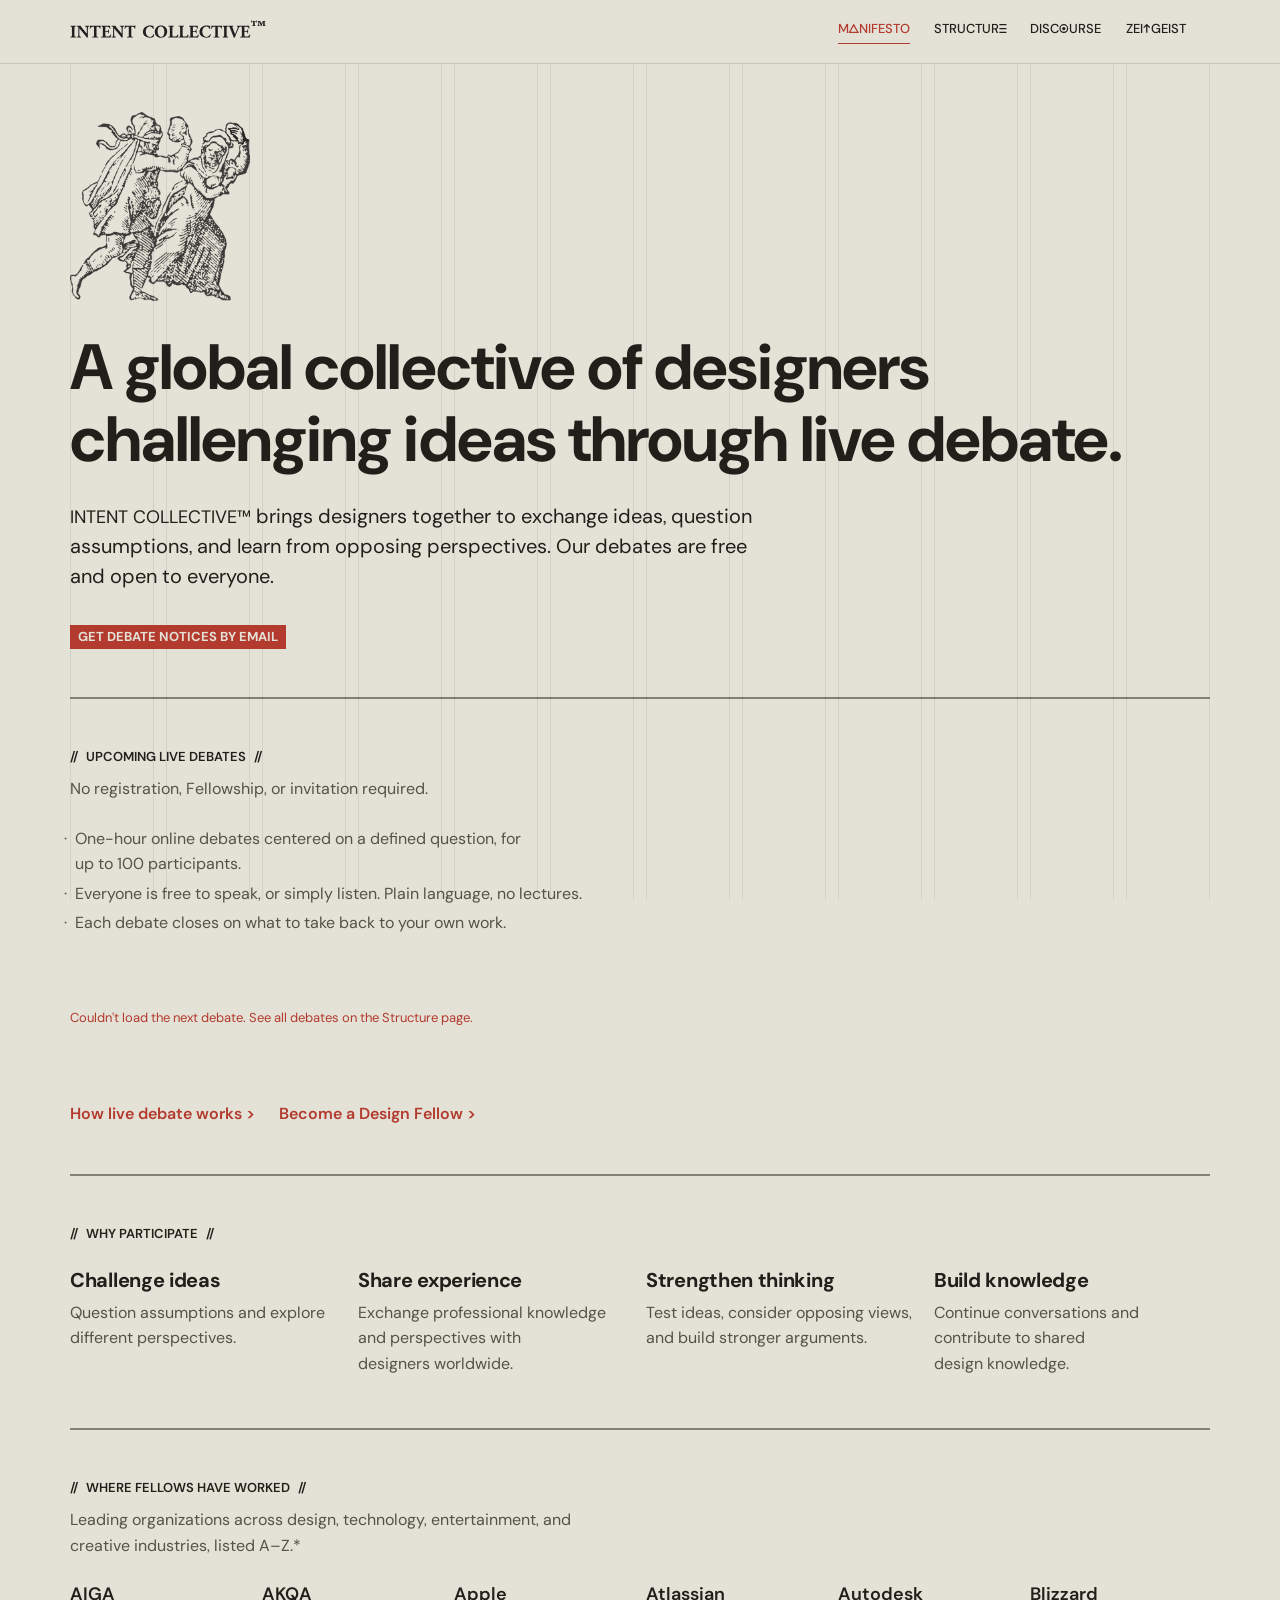
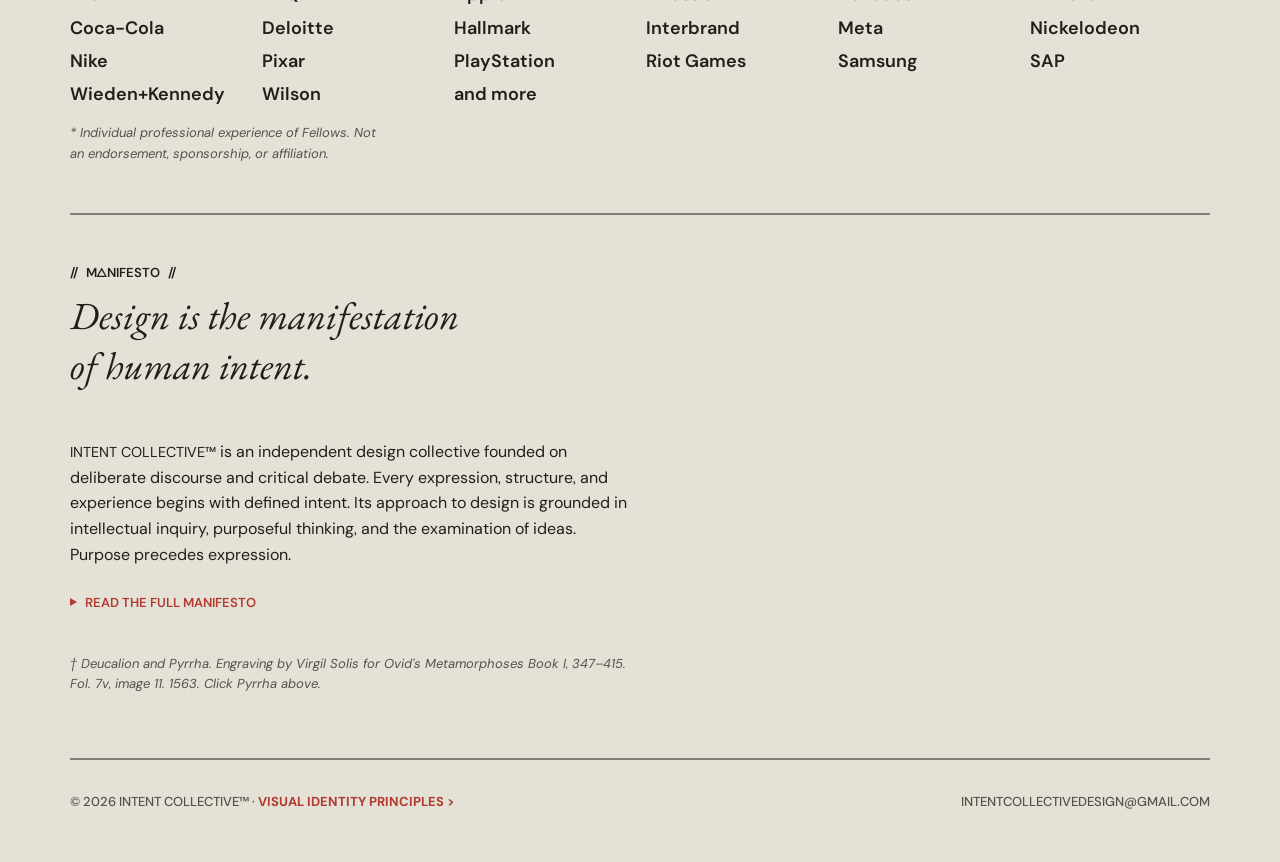
<file: index.html>
<!DOCTYPE html>
<html lang="en">
<head>
<meta charset="UTF-8">
<meta name="viewport" content="width=device-width, initial-scale=1.0">
<title>Intent Collective</title>
<meta name="description" content="INTENT COLLECTIVE&trade; is a global collective of designers challenging ideas through live debate. Free and open to everyone.">
<link rel="icon" href="assets/logo.png">
<link rel="stylesheet" href="css/style.css?v=20261120a">
</head>
<body>
<a class="skip-link" href="#main">Skip to content</a>

<header class="site-header">
  <div class="wrap">
    <a href="index.html" class="wordmark-link">
      <img src="assets/wordmark.svg" alt="Intent Collective">
    </a>
    <nav class="site-nav">
      <a href="index.html#manifesto" aria-label="Manifesto" aria-current="page">M<span class="glyph glyph--a" aria-hidden="true"><svg viewBox="0 0 103 100" fill="none" stroke="currentColor" stroke-width="14" focusable="false"><path d="M51.5 9 98 91H5Z"/></svg></span>NIFESTO</a>
      <a href="structure.html" aria-label="Structure">STRUCTUR<span class="glyph glyph--e" aria-hidden="true"><svg viewBox="0 0 86 100" fill="none" stroke="currentColor" stroke-width="14" focusable="false"><path d="M4 8H82M4 50H82M4 92H82"/></svg></span></a>
      <a href="discourse.html" aria-label="Discourse">DISC<span class="glyph glyph--o" aria-hidden="true"><svg viewBox="0 0 106 100" focusable="false"><circle cx="53" cy="50" r="42" fill="none" stroke="currentColor" stroke-width="14"/><circle cx="53" cy="50" r="18" fill="currentColor"/></svg></span>URSE</a>
      <a href="zeitgeist.html" aria-label="Zeitgeist">ZEI<span class="glyph glyph--t" aria-hidden="true"><svg viewBox="0 0 83 100" fill="none" stroke="currentColor" stroke-width="14" focusable="false"><path d="M41.5 96V8M8 40 41.5 6 75 40"/></svg></span>GEIST</a>
    </nav>
  </div>
</header>

<main id="main">
  <!-- ===================== HERO ===================== -->
  <section class="hero">
    <div class="wrap">
      <a class="quiet-link logo-link" href="principles/" aria-label="Visual Identity Principles"><img class="logo-mark" src="assets/logo-base.png?v=3" alt="Intent Collective mark"><img class="logo-stone" src="assets/stone-in-hand.png?v=3" alt=""></a>
      <h1>A global collective of designers challenging ideas through live debate.</h1>
      <p><span class="brand">INTENT COLLECTIVE&trade;</span> brings designers together to exchange ideas, question assumptions, and learn from opposing perspectives. Our debates are free and open to everyone.</p>
      <a id="hero-join" class="btn-primary hero-join" target="_blank" rel="noopener" hidden>Join the live debate</a>
      <div class="notice-signup">
        <button type="button" id="sub-toggle" class="btn-primary" hidden>Get debate notices by email</button>
        <div id="sub-composer" class="composer hidden">
          <p class="section-note">Get an email when a live debate is scheduled. You confirm by email first, and every notice has an unsubscribe link.</p>
          <div class="field-row">
            <div class="field">
              <label for="sub-first">First name</label>
              <input type="text" id="sub-first" autocomplete="given-name">
            </div>
            <div class="field">
              <label for="sub-last">Last name</label>
              <input type="text" id="sub-last" autocomplete="family-name">
            </div>
          </div>
          <div class="field">
            <label for="sub-email">Email address</label>
            <input type="email" id="sub-email" autocomplete="email" placeholder="name@example.com">
          </div>
          <div class="field hp" aria-hidden="true">
            <label for="sub-website">Leave this empty</label>
            <input type="text" id="sub-website" tabindex="-1" autocomplete="off">
          </div>
          <div class="composer-actions">
            <button type="button" id="sub-submit" class="btn-primary">Get notices</button>
            <span id="sub-status" class="composer-status" aria-live="polite"></span>
          </div>
        </div>
      </div>
    </div>
  </section>

  <!-- ===================== NEXT LIVE DEBATE ===================== -->
  <section class="section-block" id="debate">
    <div class="wrap">
      <h2 class="mark-label">Upcoming Live Debates</h2>
      <p class="section-note">No registration, Fellowship, or invitation required.</p>
      <ul class="bullets">
        <li>One-hour online debates centered on a defined question, for up to 100&nbsp;participants.</li>
        <li>Everyone is free to speak, or simply listen. Plain language, no&nbsp;lectures.</li>
        <li>Each debate closes on what to take back to your own&nbsp;work.</li>
      </ul>
      <div id="next-debate-state" class="state-msg">Loading the next debate&hellip;</div>
      <div id="next-debate" class="debate-list" hidden></div>
      <p class="card-link-row"><a class="text-link" href="structure.html#debates">How live debate works &gt;</a><a class="text-link" href="structure.html#roles">Become a Design Fellow &gt;</a></p>
    </div>
  </section>

  <!-- ===================== WHY PARTICIPATE ===================== -->
  <section class="section-block" id="why">
    <div class="wrap">
      <h2 class="mark-label">Why Participate</h2>
      <div class="triad">
        <div class="triad-item">
          <h3>Challenge ideas</h3>
          <p>Question assumptions and explore different perspectives.</p>
        </div>
        <div class="triad-item">
          <h3>Share experience</h3>
          <p>Exchange professional knowledge and perspectives with designers worldwide.</p>
        </div>
        <div class="triad-item">
          <h3>Strengthen thinking</h3>
          <p>Test ideas, consider opposing views, and build stronger arguments.</p>
        </div>
        <div class="triad-item">
          <h3>Build knowledge</h3>
          <p>Continue conversations and contribute to shared design knowledge.</p>
        </div>
      </div>
    </div>
  </section>

  <!-- ===================== PROFESSIONAL EXPERIENCE ===================== -->
  <section class="section-block" id="experience">
    <div class="wrap">
      <h2 class="mark-label">Where Fellows Have Worked</h2>
      <p class="section-note">Leading organizations across design, technology, entertainment, and creative industries, listed A&ndash;Z.*</p>
      <ul class="credential-list" aria-label="Organizations where Fellows have worked, in alphabetical order">
        <li>AIGA</li>
        <li>AKQA</li>
        <li>Apple</li>
        <li>Atlassian</li>
        <li>Autodesk</li>
        <li>Blizzard</li>
        <li>Coca-Cola</li>
        <li>Deloitte</li>
        <li>Hallmark</li>
        <li>Interbrand</li>
        <li>Meta</li>
        <li>Nickelodeon</li>
        <li>Nike</li>
        <li>Pixar</li>
        <li>PlayStation</li>
        <li>Riot Games</li>
        <li>Samsung</li>
        <li>SAP</li>
        <li>Wieden+Kennedy</li>
        <li>Wilson</li>
        <li>and more</li>
      </ul>
      <p class="footnote">* Individual professional experience of Fellows. Not an endorsement, sponsorship, or affiliation.</p>
    </div>
  </section>

  <!-- ===================== MANIFESTO ===================== -->
  <section class="section-block manifesto" id="manifesto">
    <div class="wrap">
      <h2 class="mark-label"><span aria-hidden="true">M<span class="glyph glyph--a" aria-hidden="true"><svg viewBox="0 0 103 100" fill="none" stroke="currentColor" stroke-width="14" focusable="false"><path d="M51.5 9 98 91H5Z"/></svg></span>NIFESTO</span><span class="visually-hidden">Manifesto</span></h2>

      <blockquote>
        Design is the manifestation of human intent.
      </blockquote>

      <p><span class="brand">INTENT COLLECTIVE&trade;</span> is an independent design collective founded on deliberate discourse and critical debate. Every expression, structure, and experience begins with defined intent. Its approach to design is grounded in intellectual inquiry, purposeful thinking, and the examination of ideas. Purpose precedes expression.</p>

      <details class="manifesto-more" id="manifesto-full">
        <summary><span class="when-closed">Read the full manifesto</span><span class="when-open">Close the manifesto</span></summary>

        <p>Designers come together to exchange knowledge, challenge perspectives, and advance collective intelligence. Every participant contributes to a shared understanding of design, learning from others while continually questioning and developing their own perspectives. Design is understood as a consequential practice with the capacity to shape human experience and socio-cultural understanding.</p>

        <p>Process is systematic. Methodology is disciplined. Strategy informs structure. Structure shapes experience. Intent provides direction, while critical inquiry and discernment guide the translation of ideas into meaningful expression.</p>

        <p>Three interconnected disciplines define the intellectual foundation of the collective. Strategy establishes intent, direction, and meaning. Literacy develops the structural and communicative fluency through which intent becomes legible. Synthesis integrates critical inquiry, discernment, and resolution to bring meaning and expression into coherence. Together, they establish a foundation for understanding and advancing design.</p>

        <p><span class="brand">INTENT COLLECTIVE&trade;</span> advances design education for designers and for everyone, since everyone designs. Design is understood not only as a professional practice but also as a way of questioning, thinking, learning, and living. The Fellowship brings designers together through shared inquiry and collective inspiration. Intellectual rigor, critical thinking, and principled execution are cultivated through continuous exchange and mutual learning.</p>

        <p>The educational philosophy is advanced through three complementary modes of inquiry and practice. Discourse opens the exchange of ideas. Debate challenges assumptions and examines competing perspectives. Praxis extends inquiry through making and doing. Together, they cultivate collective intelligence, continuous learning, and the advancement of design.</p>

        <p class="signoff">Design is intentional. Structured. Consequential.</p>

        <p>Everything is design.<br>We design everything.<br>Design is everything.</p>

        <img class="wordmark-bottom" src="assets/wordmark.svg" alt="Intent Collective">
      </details>

      <p class="footnote">&dagger; Deucalion and Pyrrha. Engraving by Virgil Solis for Ovid&rsquo;s Metamorphoses Book I, 347&ndash;415. Fol. 7v, image 11. 1563. Click Pyrrha above.</p>
    </div>
  </section>
</main>

<footer class="site-footer">
  <div class="wrap">
    <span>&copy; <span id="year"></span> intent collective&trade;<span class="sep"> &middot; </span><a class="footer-link" href="principles/">Visual Identity Principles&nbsp;&gt;</a></span>
    <span><a href="mailto:intentcollectivedesign@gmail.com">intentcollectivedesign@gmail.com</a></span>
  </div>
</footer>

<script src="js/config.js"></script>
<script src="js/anchors.js"></script>
<script src="js/calendar.js"></script>
<script src="js/index.js"></script>
<script src="js/subscribe.js?v=20261117a"></script>
<script src="js/typography.js"></script>
<script src="js/stone.js?v=8"></script>
<script>document.getElementById('year').textContent = new Date().getFullYear();</script>

</body>
</html>
</file>
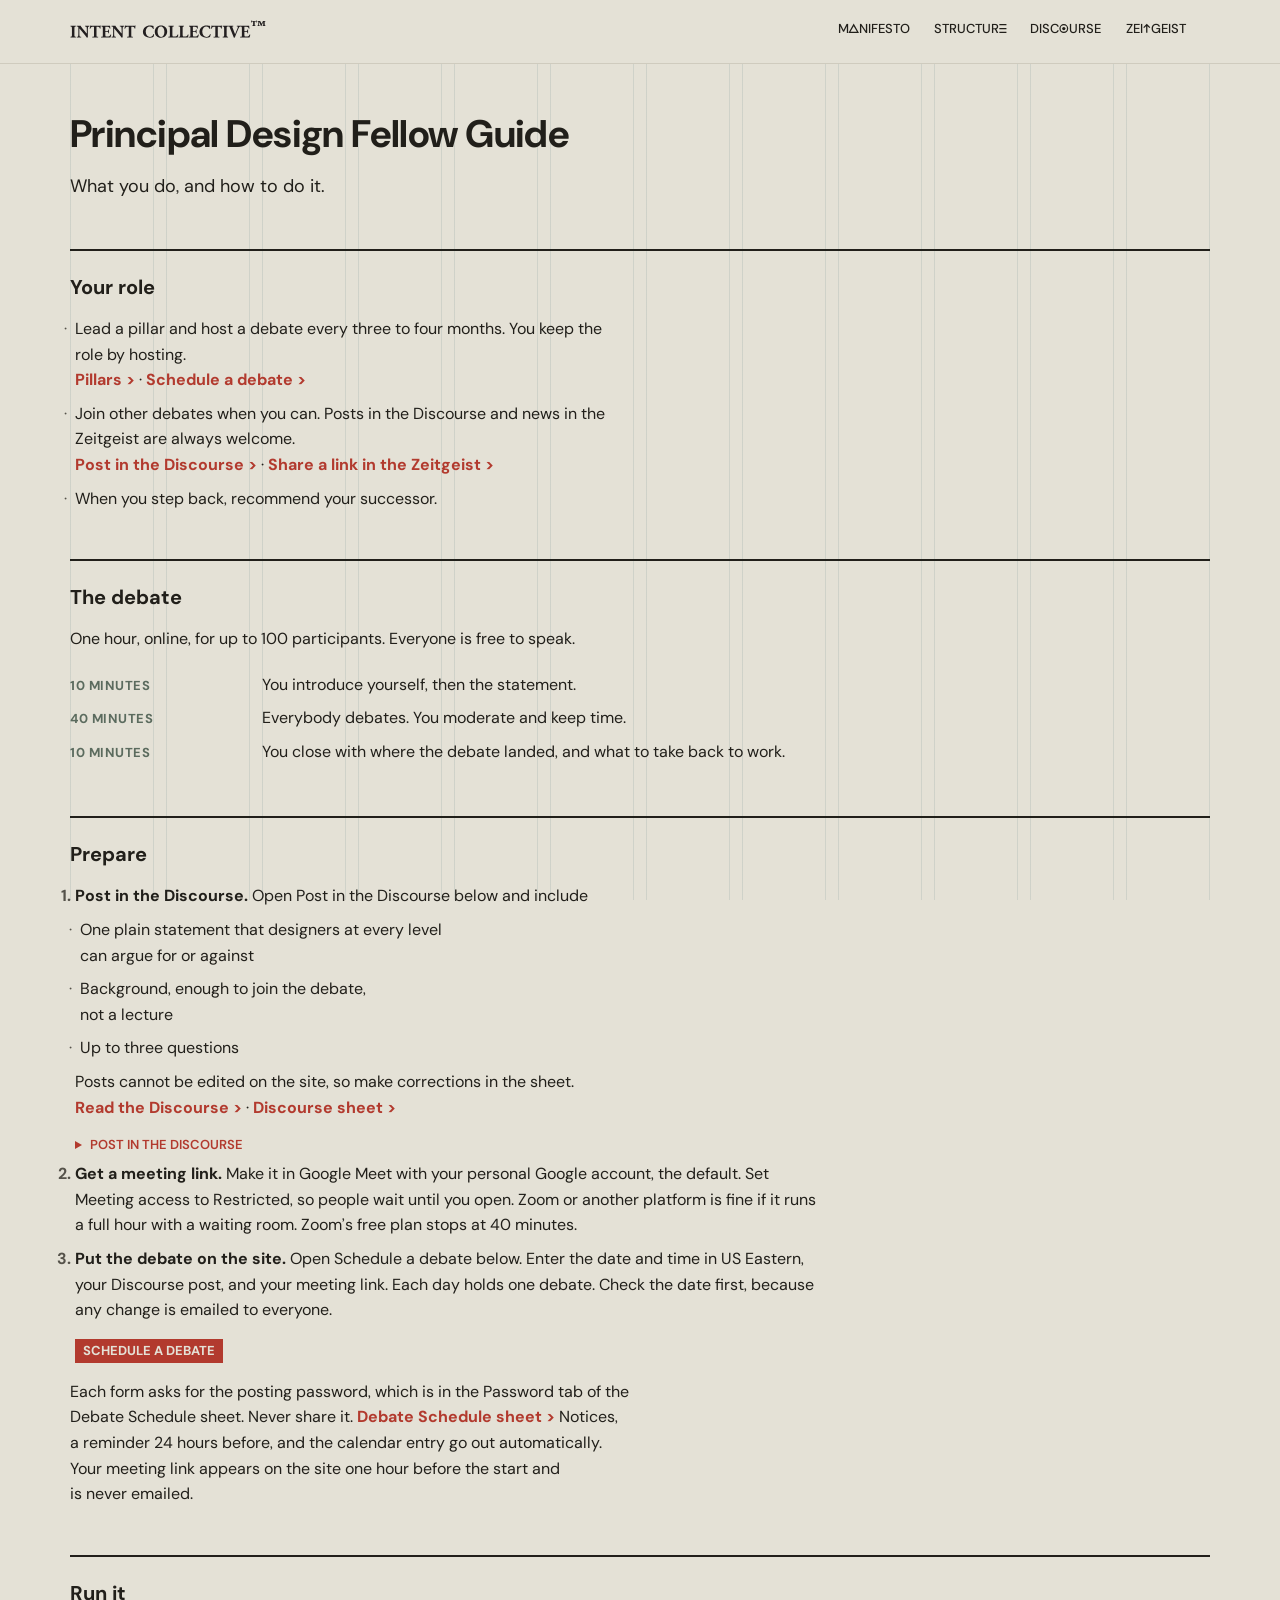
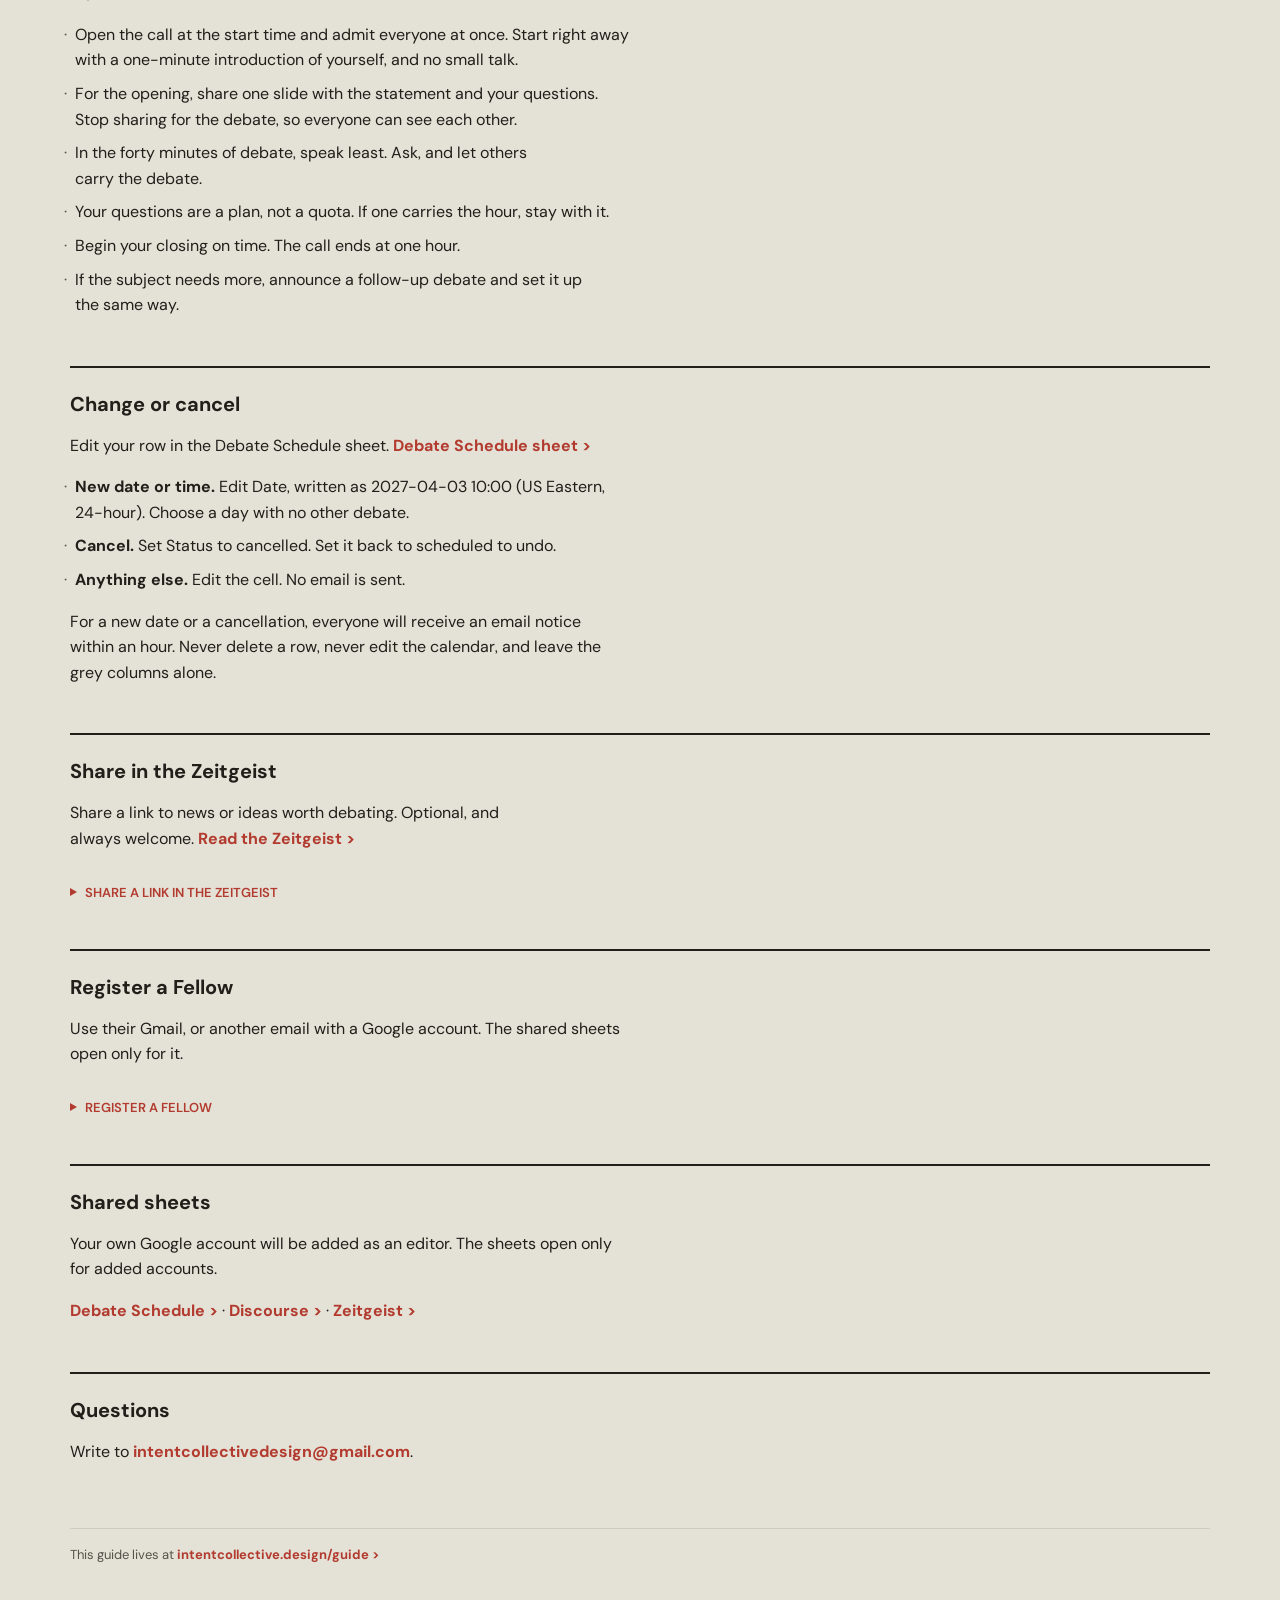
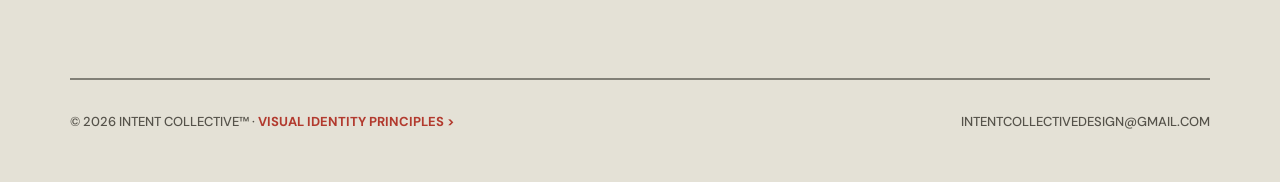
<file: guide/index.html>
<!DOCTYPE html>
<html lang="en">
<head>
<meta charset="UTF-8">
<meta name="viewport" content="width=device-width, initial-scale=1.0">
<title>Principal Design Fellow Guide | Intent Collective</title>
<meta name="robots" content="noindex, nofollow">
<link rel="preconnect" href="https://fonts.googleapis.com">
<link rel="preconnect" href="https://fonts.gstatic.com" crossorigin>
<link href="https://fonts.googleapis.com/css2?family=EB+Garamond:ital@1&family=Poppins:wght@400&display=swap" rel="stylesheet">
<link rel="stylesheet" href="/css/style.css?v=20261120a">
<style>
  :root {
    --paper: #E4E1D6; --raised: #EDEAE0; --ink: #211F1A; --ink-soft: #55524A;
    --mark: #B23A2E; --sage: #5B6B5E; --rule: #CFCBBE; --grid-line: #8FA6A340;
    --margin: 32px;   /* spacing moves in 4px steps */
    --fs-label: 13px; --fs-body: 16px; --fs-large: 18px; --fs-title: 20px;
    --fs-display: clamp(1.75rem, 3.6vw, 2.4rem);
  }
  * { box-sizing: border-box; }
  html { -webkit-text-size-adjust: 100%; }
  body {
    margin: 0; color: var(--ink);
    background-color: var(--paper);
    font-family: "DM Sans", Helvetica, Arial, sans-serif;
    font-size: var(--fs-body); line-height: 1.6;
  }
  .article { max-width: var(--max-w); margin: 0 auto; padding: 48px var(--margin) 96px; }
  @media (max-width: 374px) { :root { --margin: 16px; } }
  .eyebrow {
    font-size: var(--fs-label); font-weight: 700; text-transform: uppercase;
    letter-spacing: 0.04em; color: var(--mark); margin: 0 0 16px;
  }
  h1 {
    font-size: var(--fs-display); line-height: 1.15; font-weight: 700;
    margin: 0 0 16px; max-width: 22ch; text-wrap: balance;
  }
  .lede { font-size: var(--fs-large); max-width: var(--measure); margin: 0 0 8px; text-wrap: pretty; }
  .meta { font-size: var(--fs-label); color: var(--sage); margin: 0; }
  section { border-top: 2px solid var(--ink); margin-top: 48px; padding-top: 24px; }
  h2 {
    font-size: var(--fs-title); line-height: 1.25; font-weight: 700;
    margin: 0 0 16px; text-wrap: balance;
  }
  h3 { font-size: var(--fs-label); font-weight: 700; text-transform: uppercase; letter-spacing: 0.04em; color: var(--ink); margin: 24px 0 8px; }
  p, li { max-width: var(--measure); text-wrap: pretty; }
  p { margin: 0 0 16px; }
  ul, ol { margin: 0 0 16px; padding-left: 0; list-style: none; }
  li { margin: 0 0 8px; }
  /* Midpoints hung optically: the point halfway between the midpoint
     and the first letter sits on the column line (see css/style.css). */
  ul > li, ol > li { position: relative; padding-left: 0.3em; }
  ul > li::before { content: "\00B7"; position: absolute; left: -0.45em; width: 0.3em; text-align: center; color: var(--ink-soft); }
  ol { counter-reset: item; }
  ol > li { counter-increment: item; }
  ol > li::before { content: counter(item) "."; position: absolute; left: -1.15em; width: 1.2em; text-align: right; font-weight: 700; color: var(--ink-soft); }
  strong { font-weight: 700; }
  .soft { color: var(--ink-soft); }
  .nw { white-space: nowrap; }
  .steps ul { margin: 8px 0; }
  .agenda { display: grid; gap: 0; margin: 16px 0; }
  /* The three parts read as one hour, so the rows sit at body leading. */
  .agenda .row { display: grid; grid-template-columns: calc(2 * var(--col) + var(--gutter)) minmax(0, 1fr); gap: 0 var(--gutter); align-items: baseline; padding: 4px 0; }
  .agenda .tag { font-size: var(--fs-label); font-weight: 700; text-transform: uppercase; letter-spacing: 0.04em; color: var(--sage); }
  .agenda p { margin: 0; max-width: none; }
  .link { color: var(--mark); font-weight: 700; white-space: nowrap; text-decoration: none; }
  a.link:hover { text-decoration: underline; }
  @media (max-width: 640px) { .agenda .row { grid-template-columns: minmax(0, 1fr); gap: 0; padding: 8px 0 0; } }

  /* Forms fold open in place, under the step or section they belong to. */
  .article .compose-toggle { display: block; padding: 16px 0 0; }
  /* "Schedule a debate" is the one red box on this page, as on the Index. */
  .article #debate-toggle { display: block; margin: 16px 0 0; }
  .article .composer { margin: 16px 0 0; max-width: var(--measure-wide); }
  .article .composer p { max-width: none; }
  .steps > li { max-width: var(--measure-wide); }

  .article footer { margin-top: 64px; padding-top: 16px; border-top: 1px solid var(--rule); font-size: var(--fs-label); color: var(--ink-soft); }
  .article footer .online { margin: 0 0 16px; }
  .article footer .process { max-width: var(--measure); margin: 0 0 8px; }

  @media (max-width: 640px) {
    .spec, .mark-row { grid-template-columns: minmax(0, 1fr); gap: 8px; }
  }
</style>
</head>
<body>
<a class="skip-link" href="#main">Skip to content</a>

<header class="site-header">
  <div class="wrap">
    <a href="/index.html" class="wordmark-link">
      <img src="/assets/wordmark.svg" alt="Intent Collective">
    </a>
    <nav class="site-nav">
      <a href="/index.html#manifesto" aria-label="Manifesto">M<span class="glyph glyph--a" aria-hidden="true"><svg viewBox="0 0 103 100" fill="none" stroke="currentColor" stroke-width="14" focusable="false"><path d="M51.5 9 98 91H5Z"/></svg></span>NIFESTO</a>
      <a href="/structure.html" aria-label="Structure">STRUCTUR<span class="glyph glyph--e" aria-hidden="true"><svg viewBox="0 0 86 100" fill="none" stroke="currentColor" stroke-width="14" focusable="false"><path d="M4 8H82M4 50H82M4 92H82"/></svg></span></a>
      <a href="/discourse.html" aria-label="Discourse">DISC<span class="glyph glyph--o" aria-hidden="true"><svg viewBox="0 0 106 100" focusable="false"><circle cx="53" cy="50" r="42" fill="none" stroke="currentColor" stroke-width="14"/><circle cx="53" cy="50" r="18" fill="currentColor"/></svg></span>URSE</a>
      <a href="/zeitgeist.html" aria-label="Zeitgeist">ZEI<span class="glyph glyph--t" aria-hidden="true"><svg viewBox="0 0 83 100" fill="none" stroke="currentColor" stroke-width="14" focusable="false"><path d="M41.5 96V8M8 40 41.5 6 75 40"/></svg></span>GEIST</a>
    </nav>
  </div>
</header>

<main id="main">
<div class="article">

  <h1>Principal Design Fellow Guide</h1>
  <p class="lede">What you do, and how to do&nbsp;it.</p>

  <section>
<h2>Your role</h2>
<ul>
<li>Lead a pillar and host a debate every three to four months. You keep the role by&nbsp;hosting.<br><a class="link" href="/structure.html#pillars">Pillars&nbsp;&gt;</a>&nbsp;&middot; <a class="link" href="#schedule">Schedule a debate&nbsp;&gt;</a></li>
<li>Join other debates when you can. Posts in the Discourse and news in the Zeitgeist are always welcome.<br><a class="link" href="#post">Post in the Discourse&nbsp;&gt;</a>&nbsp;&middot; <a class="link" href="#zeitgeist">Share a link in the Zeitgeist&nbsp;&gt;</a></li>
<li>When you step back, recommend your&nbsp;successor.</li>
</ul>
  </section>

  <section>
<h2>The debate</h2>
<p>One hour, online, for up to 100 participants. Everyone is free to&nbsp;speak.</p>
    <div class="agenda">
      <div class="row"><div class="tag">10 minutes</div><p>You introduce yourself, then the&nbsp;statement.</p></div>
      <div class="row"><div class="tag">40 minutes</div><p>Everybody debates. You moderate and keep&nbsp;time.</p></div>
      <div class="row"><div class="tag">10 minutes</div><p>You close with where the debate landed, and what to take back to&nbsp;work.</p></div>
    </div>
  </section>

  <section>
<h2>Prepare</h2>
<ol class="steps">
<li id="post"><strong>Post in the Discourse.</strong> Open Post in the Discourse below and&nbsp;include
<ul>
<li>One plain statement that designers at every level can argue for or&nbsp;against</li>
<li>Background, enough to join the debate, not a&nbsp;lecture</li>
<li>Up to three&nbsp;questions</li>
</ul>
Posts cannot be edited on the site, so make corrections in the sheet.<br><a class="link" href="/discourse.html">Read the Discourse&nbsp;&gt;</a>&nbsp;&middot; <a class="link" target="_blank" rel="noopener" href="https://docs.google.com/spreadsheets/d/18iMENNfVjxmq6N_XQ1l2bf_UqOXvvqUdVeBfdLCwD3o/edit">Discourse sheet&nbsp;&gt;</a>
    <button type="button" id="dc-toggle" class="compose-toggle" aria-expanded="false">Post in the Discourse</button>
    <div id="dc-composer" class="composer hidden">
      <div class="field">
        <label for="dc-name">Name</label>
        <input type="text" id="dc-name" placeholder="Your name">
      </div>
      <div class="field">
        <label for="dc-title">Title</label>
        <input type="text" id="dc-title" placeholder="Post title">
      </div>
      <div class="field">
        <label for="rte-body">Content</label>
        <div class="rte-toolbar" role="toolbar" aria-label="Formatting">
          <button type="button" data-cmd="bold" title="Bold"><b>B</b></button>
          <button type="button" data-cmd="italic" title="Italic"><i>I</i></button>
          <button type="button" data-cmd="underline" title="Underline"><u>U</u></button>
          <button type="button" data-cmd="insertHorizontalRule" title="Horizontal line">Line</button>
          <button type="button" data-cmd="createLink" title="Insert link">Link</button>
          <button type="button" data-cmd="image" title="Insert an image from a URL">Image</button>
          <button type="button" data-cmd="video" title="Insert a YouTube or Vimeo video from a URL">Video</button>
        </div>
        <div id="rte-body" class="rte-body" contenteditable="true" aria-label="Post content"></div>
      </div>
      <div class="composer-actions">
        <input type="password" id="dc-password" placeholder="Password to publish" autocomplete="off">
        <button type="button" id="dc-publish" class="btn-primary">Publish</button>
        <span id="dc-status" class="composer-status" aria-live="polite"></span>
      </div>
    </div>
</li>
<li><strong>Get a meeting link.</strong> Make it in Google Meet with your personal Google account, the default. Set Meeting access to Restricted, so people wait until you open. Zoom or another platform is fine if it runs a full hour with a waiting room. Zoom&rsquo;s free plan stops at 40&nbsp;minutes.</li>
<li id="schedule"><strong>Put the debate on the site.</strong> Open Schedule a debate below. Enter the date and time in US&nbsp;Eastern, your Discourse post, and your meeting link. Each day holds one debate. Check the date first, because any change is emailed to&nbsp;everyone.
    <button type="button" id="debate-toggle" class="btn-primary" hidden>Schedule a debate</button>
    <div id="debate-composer" class="composer hidden">
      <div class="field">
        <label for="d-host">Host name</label>
        <input type="text" id="d-host" placeholder="Your name" autocomplete="name">
      </div>
      <div class="field">
        <label for="d-when">Date and time (US Eastern)</label>
        <input type="datetime-local" id="d-when">
        <p class="field-hint" id="d-when-preview" aria-live="polite"></p>
        <p class="field-hint is-error" id="d-when-taken" aria-live="polite"></p>
      </div>
      <div class="field">
        <label for="d-subject">Subject</label>
        <input type="text" id="d-subject" maxlength="200" placeholder="One sentence describing the debate">
      </div>
      <div class="field">
        <label for="d-post">Discourse post</label>
        <div class="post-picker">
          <input type="text" id="d-post" autocomplete="off" placeholder="Search your Discourse posts, or paste a link">
          <div id="d-post-results" class="post-results" role="listbox" hidden></div>
        </div>
        <p class="field-hint" id="d-post-chosen"></p>
      </div>
      <div class="field">
        <label for="d-meeting">Online meeting link</label>
        <input type="text" id="d-meeting" placeholder="https://meet.google.com/…">
      </div>
      <div class="composer-actions">
        <input type="password" id="d-password" placeholder="Password to publish" autocomplete="off">
        <button type="button" id="d-submit" class="btn-primary">Schedule</button>
        <span id="d-status" class="composer-status" aria-live="polite"></span>
      </div>
    </div>
</li>
</ol>
<p>Each form asks for the posting password, which is in the Password tab of the Debate Schedule sheet. Never share it. <a class="link" target="_blank" rel="noopener" href="https://docs.google.com/spreadsheets/d/1qurym1SkWPI0_CUCNIISxIXd4Pdf2Dz-KbMpYVQDiYs/edit">Debate Schedule sheet&nbsp;&gt;</a> Notices, a reminder 24 hours before, and the calendar entry go out automatically. Your meeting link appears on the site one hour before the start and is never&nbsp;emailed.</p>
  </section>

  <section>
<h2>Run it</h2>
<ul>
<li>Open the call at the start time and admit everyone at once. Start right away with a one-minute introduction of yourself, and no small&nbsp;talk.</li>
<li>For the opening, share one slide with the statement and your questions. Stop sharing for the debate, so everyone can see each&nbsp;other.</li>
<li>In the forty minutes of debate, speak least. Ask, and let others carry the&nbsp;debate.</li>
<li>Your questions are a plan, not a quota. If one carries the hour, stay with&nbsp;it.</li>
<li>Begin your closing on time. The call ends at one&nbsp;hour.</li>
<li>If the subject needs more, announce a follow-up debate and set it up the same&nbsp;way.</li>
</ul>
  </section>

  <section>
<h2>Change or cancel</h2>
<p>Edit your row in the Debate Schedule sheet. <a class="link" target="_blank" rel="noopener" href="https://docs.google.com/spreadsheets/d/1qurym1SkWPI0_CUCNIISxIXd4Pdf2Dz-KbMpYVQDiYs/edit">Debate Schedule sheet&nbsp;&gt;</a></p>
<ul>
<li><strong>New date or time.</strong> Edit Date, written as <span class="nw">2027-04-03 10:00</span> (US&nbsp;Eastern, 24-hour). Choose a day with no other&nbsp;debate.</li>
<li><strong>Cancel.</strong> Set Status to cancelled. Set it back to scheduled to&nbsp;undo.</li>
<li><strong>Anything else.</strong> Edit the cell. No email is&nbsp;sent.</li>
</ul>
<p>For a new date or a cancellation, everyone will receive an email notice within an hour. Never delete a row, never edit the calendar, and leave the grey columns&nbsp;alone.</p>
  </section>

  <section id="zeitgeist">
<h2>Share in the Zeitgeist</h2>
<p>Share a link to news or ideas worth debating. Optional, and always&nbsp;welcome. <a class="link" href="/zeitgeist.html">Read the Zeitgeist&nbsp;&gt;</a></p>
    <button type="button" id="zg-toggle" class="compose-toggle" aria-expanded="false">Share a link in the Zeitgeist</button>
    <div id="zg-composer" class="composer hidden">
      <div class="field">
        <label for="zg-name">Name</label>
        <input type="text" id="zg-name" placeholder="Your name">
      </div>
      <div class="field">
        <label for="zg-title">Title</label>
        <input type="text" id="zg-title" placeholder="Headline of what you&rsquo;re sharing">
      </div>
      <div class="field">
        <label for="zg-link">Link</label>
        <input type="text" id="zg-link" placeholder="https://…">
      </div>
      <div class="field">
        <label for="zg-preview">Preview</label>
        <textarea id="zg-preview" rows="4" placeholder="A couple of sentences describing it"></textarea>
      </div>
      <div class="composer-actions">
        <input type="password" id="zg-password" placeholder="Password to publish" autocomplete="off">
        <button type="button" id="zg-publish" class="btn-primary">Publish</button>
        <span id="zg-status" class="composer-status" aria-live="polite"></span>
      </div>
    </div>
  </section>

  <section id="register">
<h2>Register a Fellow</h2>
<p>Use their Gmail, or another email with a Google account. The shared sheets open only for&nbsp;it.</p>
    <button type="button" id="fellow-toggle" class="compose-toggle" hidden>Register a Fellow</button>
    <div id="fellow-composer" class="composer hidden">
      <div class="field">
        <label for="f-level">Fellowship</label>
        <select id="f-level">
          <option value="">Select a Fellowship</option>
          <option>Principal Design Fellow</option>
          <option>Design Fellow</option>
        </select>
      </div>
      <div class="field-row">
        <div class="field">
          <label for="f-first">First name</label>
          <input type="text" id="f-first" autocomplete="off">
        </div>
        <div class="field">
          <label for="f-last">Last name</label>
          <input type="text" id="f-last" autocomplete="off">
        </div>
      </div>
      <div class="field">
        <label for="f-email">Email address</label>
        <input type="email" id="f-email" autocomplete="off" placeholder="name@gmail.com">
      </div>
      <div class="field">
        <label for="f-email2">Confirm email address</label>
        <input type="email" id="f-email2" autocomplete="off" placeholder="Retype the email address">
      </div>
      <div class="field">
        <label for="f-linkedin">LinkedIn profile link</label>
        <input type="text" id="f-linkedin" autocomplete="off" placeholder="https://www.linkedin.com/in/…">
      </div>
      <div class="field">
        <label for="f-recommender">Recommending Fellow</label>
        <input type="text" id="f-recommender" autocomplete="off">
      </div>
      <div class="composer-actions">
        <input type="password" id="f-password" placeholder="Password to register" autocomplete="off">
        <button type="button" id="f-submit" class="btn-primary">Register</button>
        <span id="f-status" class="composer-status" aria-live="polite"></span>
      </div>
    </div>
  </section>

  <section>
<h2>Shared sheets</h2>
<p>Your own Google account will be added as an editor. The sheets open only for added&nbsp;accounts.</p>
<p><a class="link" target="_blank" rel="noopener" href="https://docs.google.com/spreadsheets/d/1qurym1SkWPI0_CUCNIISxIXd4Pdf2Dz-KbMpYVQDiYs/edit">Debate Schedule&nbsp;&gt;</a>&nbsp;&middot; <a class="link" target="_blank" rel="noopener" href="https://docs.google.com/spreadsheets/d/18iMENNfVjxmq6N_XQ1l2bf_UqOXvvqUdVeBfdLCwD3o/edit">Discourse&nbsp;&gt;</a>&nbsp;&middot; <a class="link" target="_blank" rel="noopener" href="https://docs.google.com/spreadsheets/d/1dtq-5oK2_gNUTHsSx0iRr6bHLr1VCt1_n54Q8HMh3Go/edit">Zeitgeist&nbsp;&gt;</a></p>
  </section>

  <section>
<h2>Questions</h2>
<p>Write to <a class="link" href="mailto:intentcollectivedesign@gmail.com">intentcollectivedesign@gmail.com</a>.</p>
  </section>

  <footer>
    <p class="online">This guide lives at <a class="link" href="https://intentcollective.design/guide/">intentcollective.design/guide&nbsp;&gt;</a></p>
  </footer>

</div>
</main>


<footer class="site-footer">
  <div class="wrap">
    <span>&copy; <span id="year"></span> intent collective&trade;<span class="sep"> &middot; </span><a class="footer-link" href="/principles/">Visual Identity Principles&nbsp;&gt;</a></span>
    <span><a href="mailto:intentcollectivedesign@gmail.com">intentcollectivedesign@gmail.com</a></span>
  </div>
</footer>
<script src="/js/config.js?v=20261117a"></script>
<script src="/js/structure.js?v=20261117a"></script>
<script src="/js/discourse.js?v=20261117b"></script>
<script src="/js/zeitgeist.js?v=20261117b"></script>
<script>document.getElementById('year').textContent = new Date().getFullYear();</script>
</body>
</html>
</file>
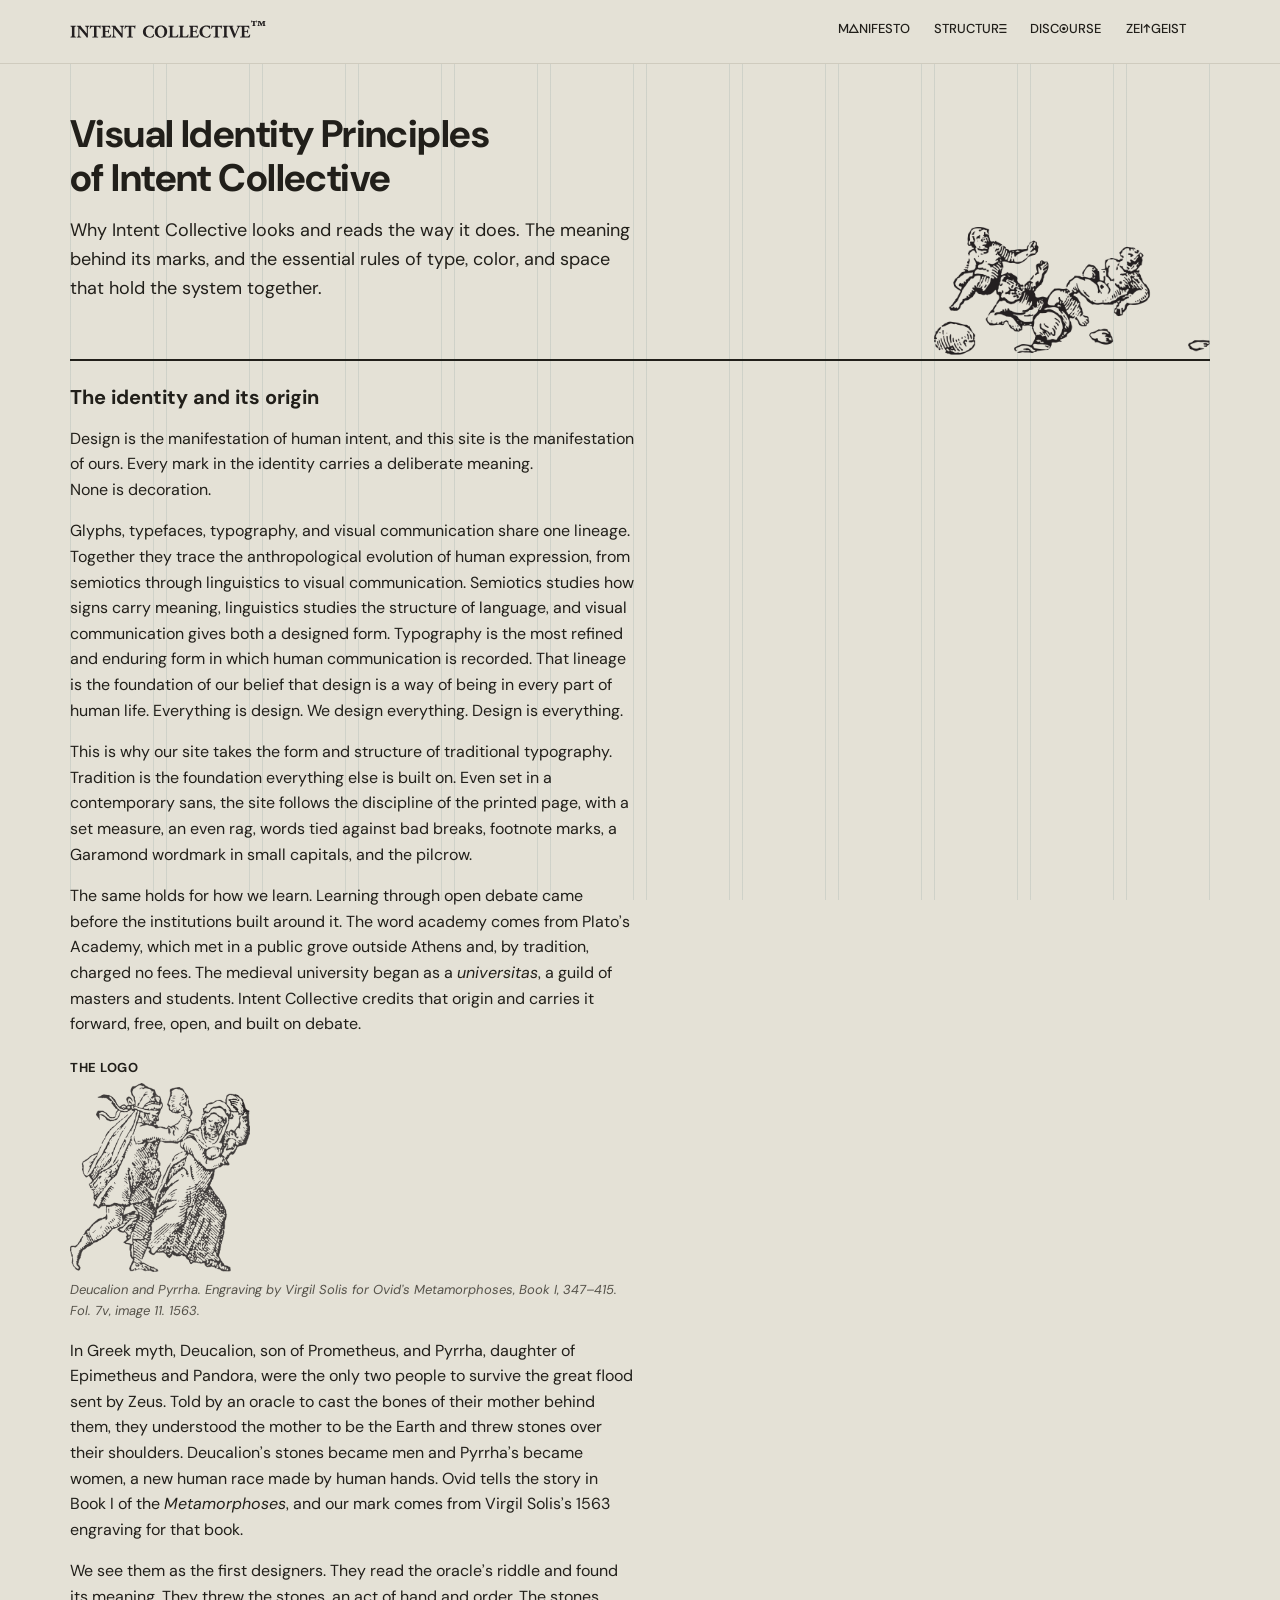
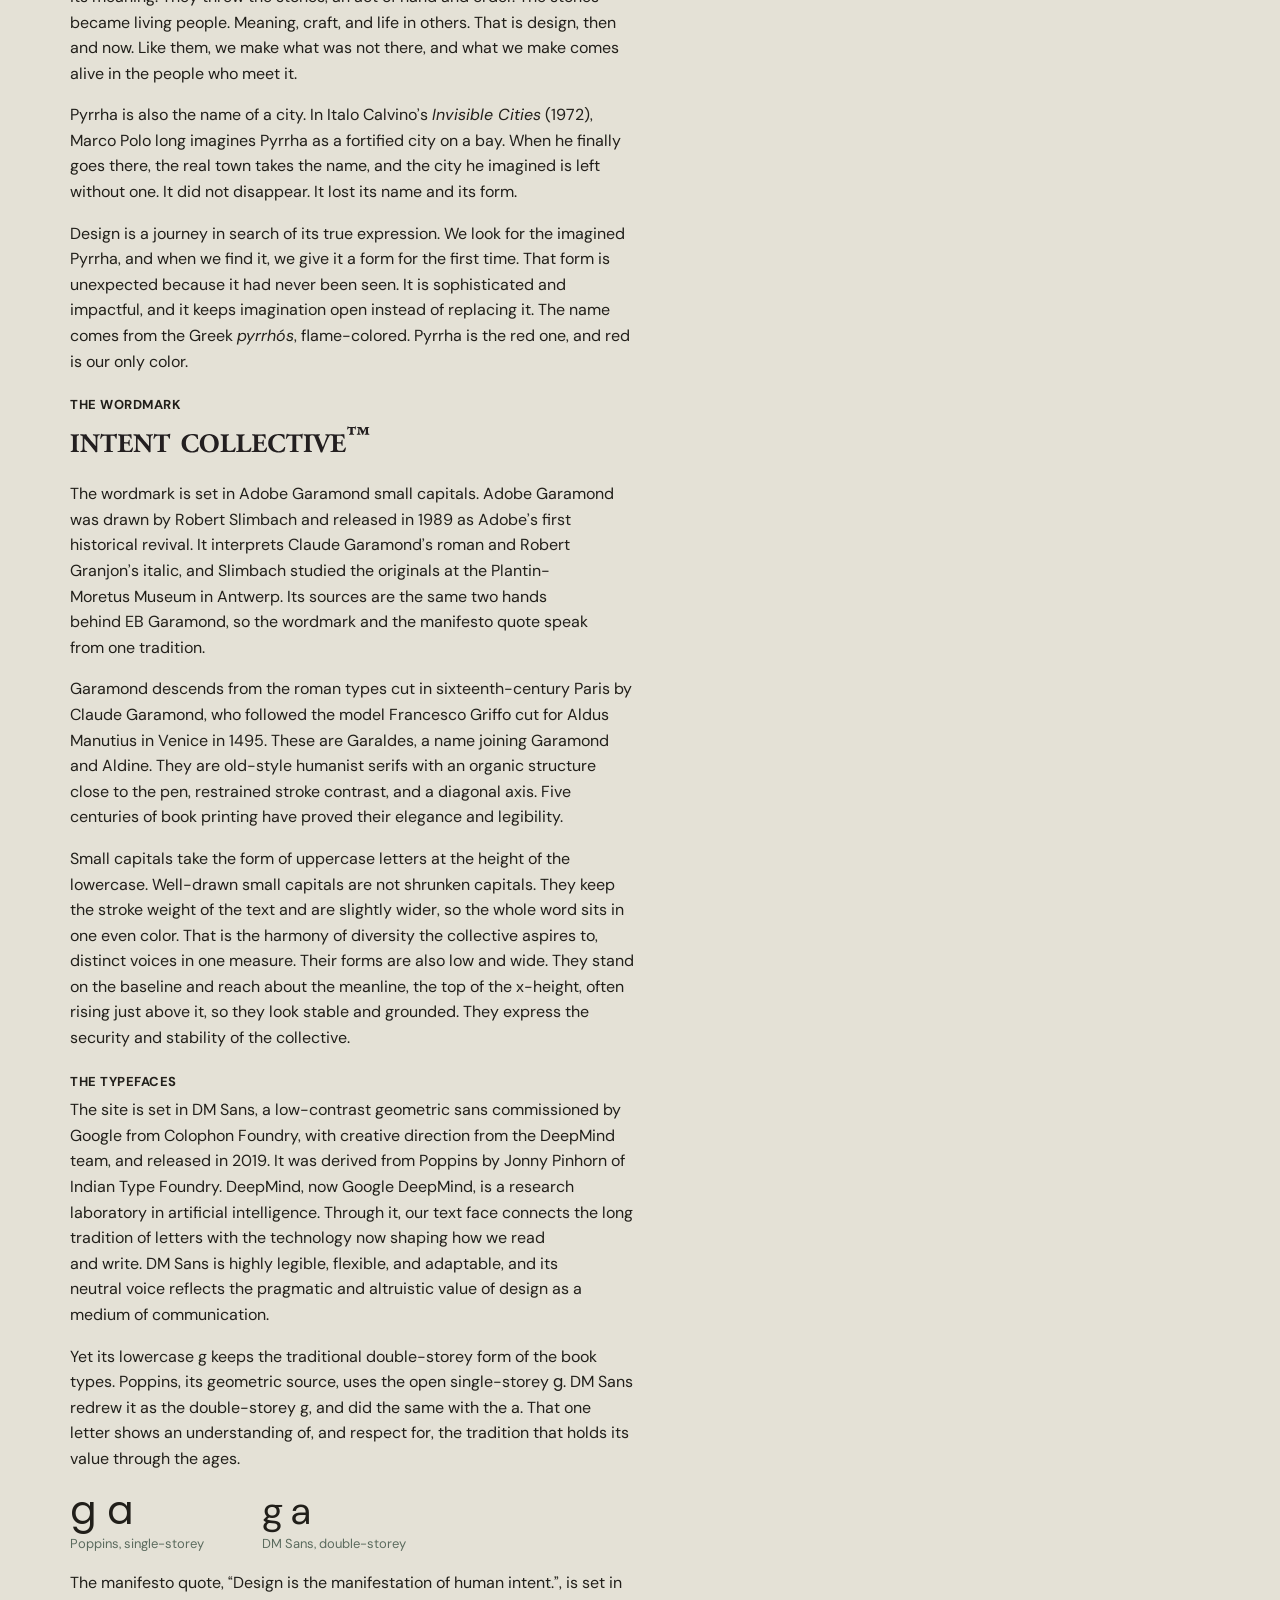
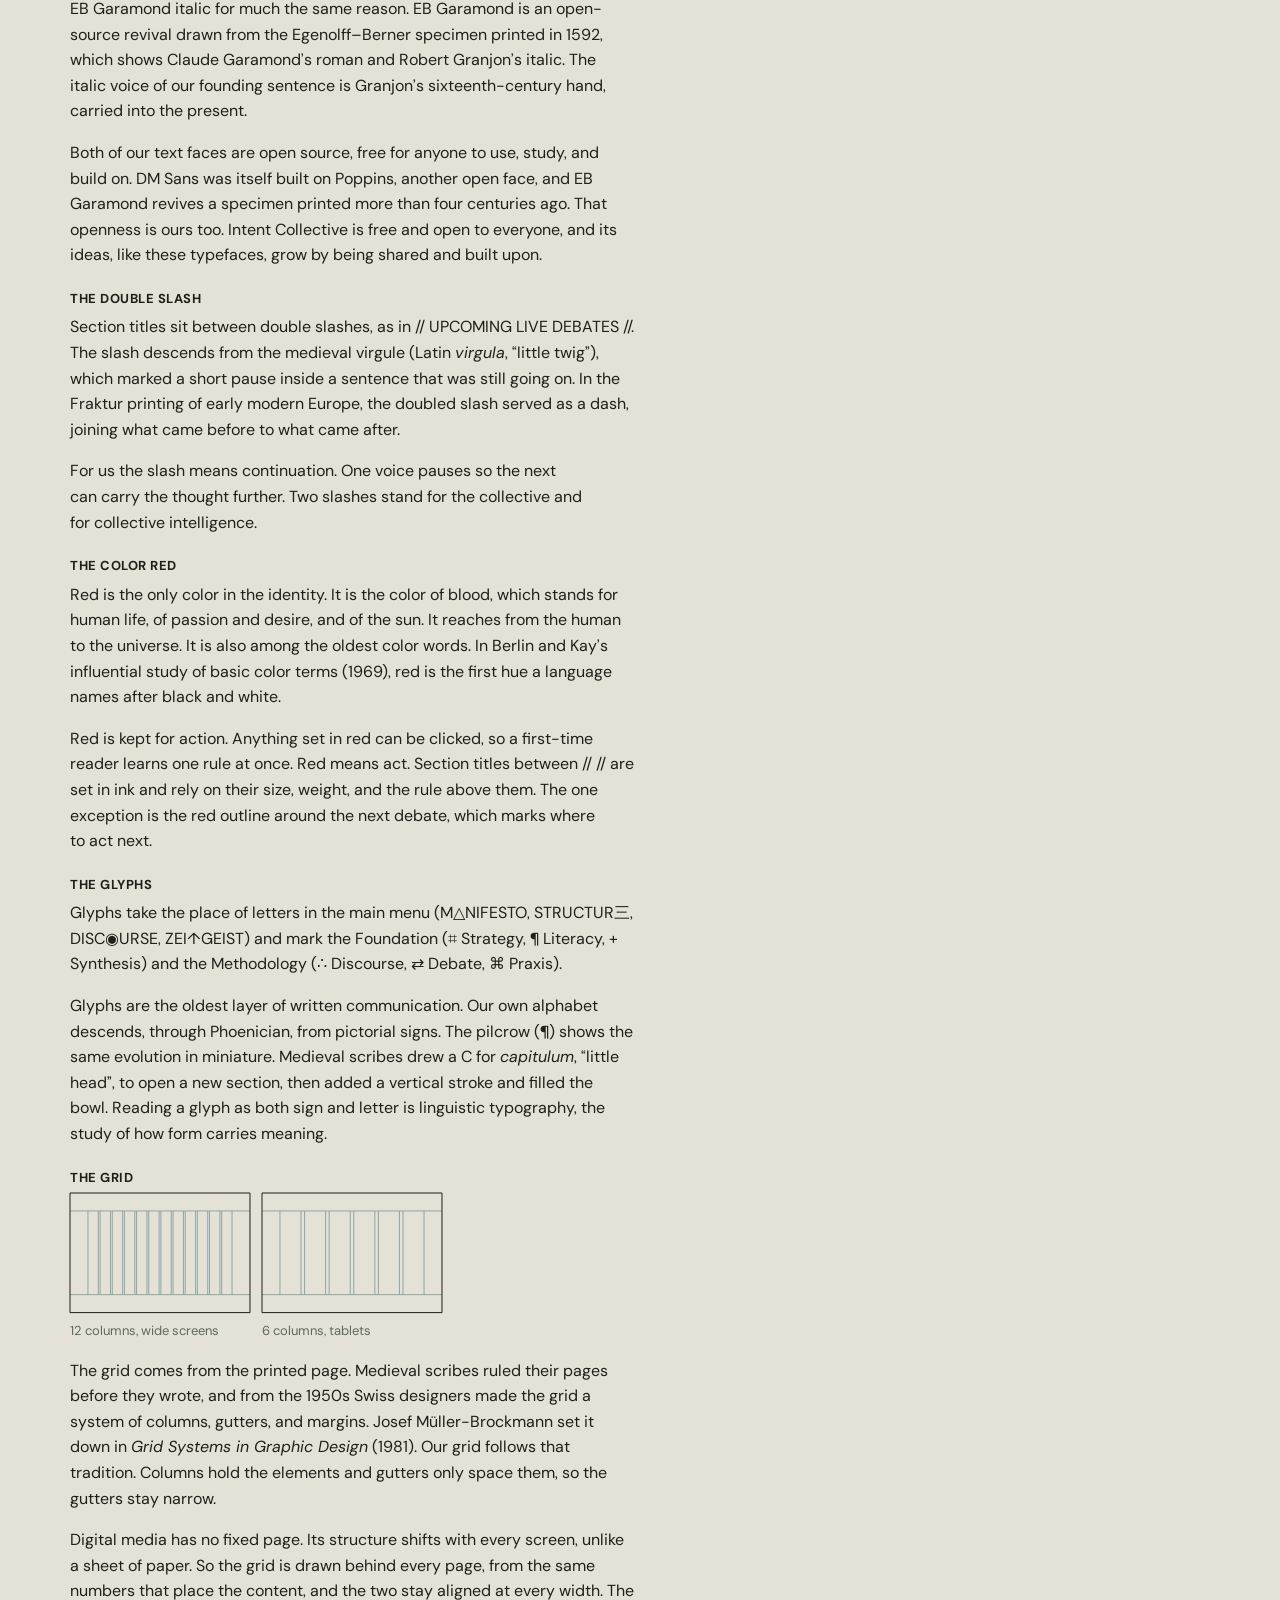
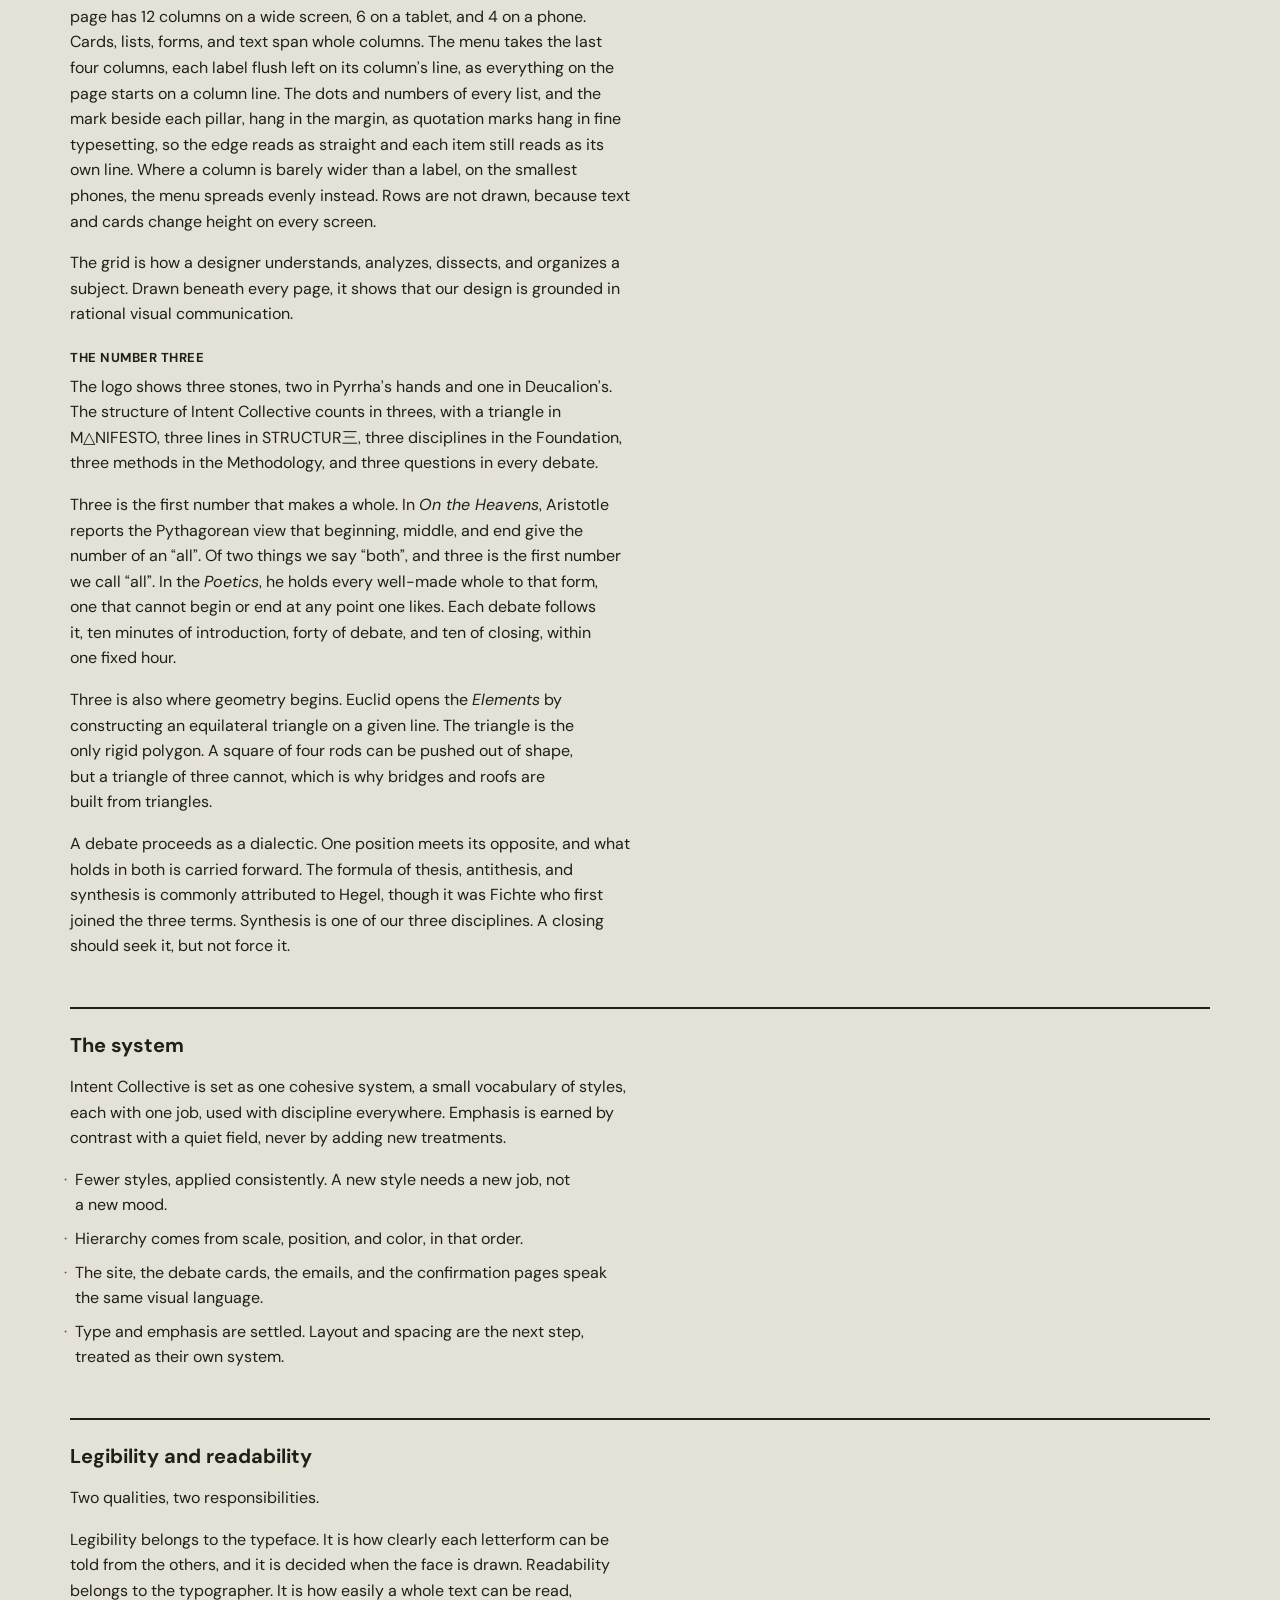
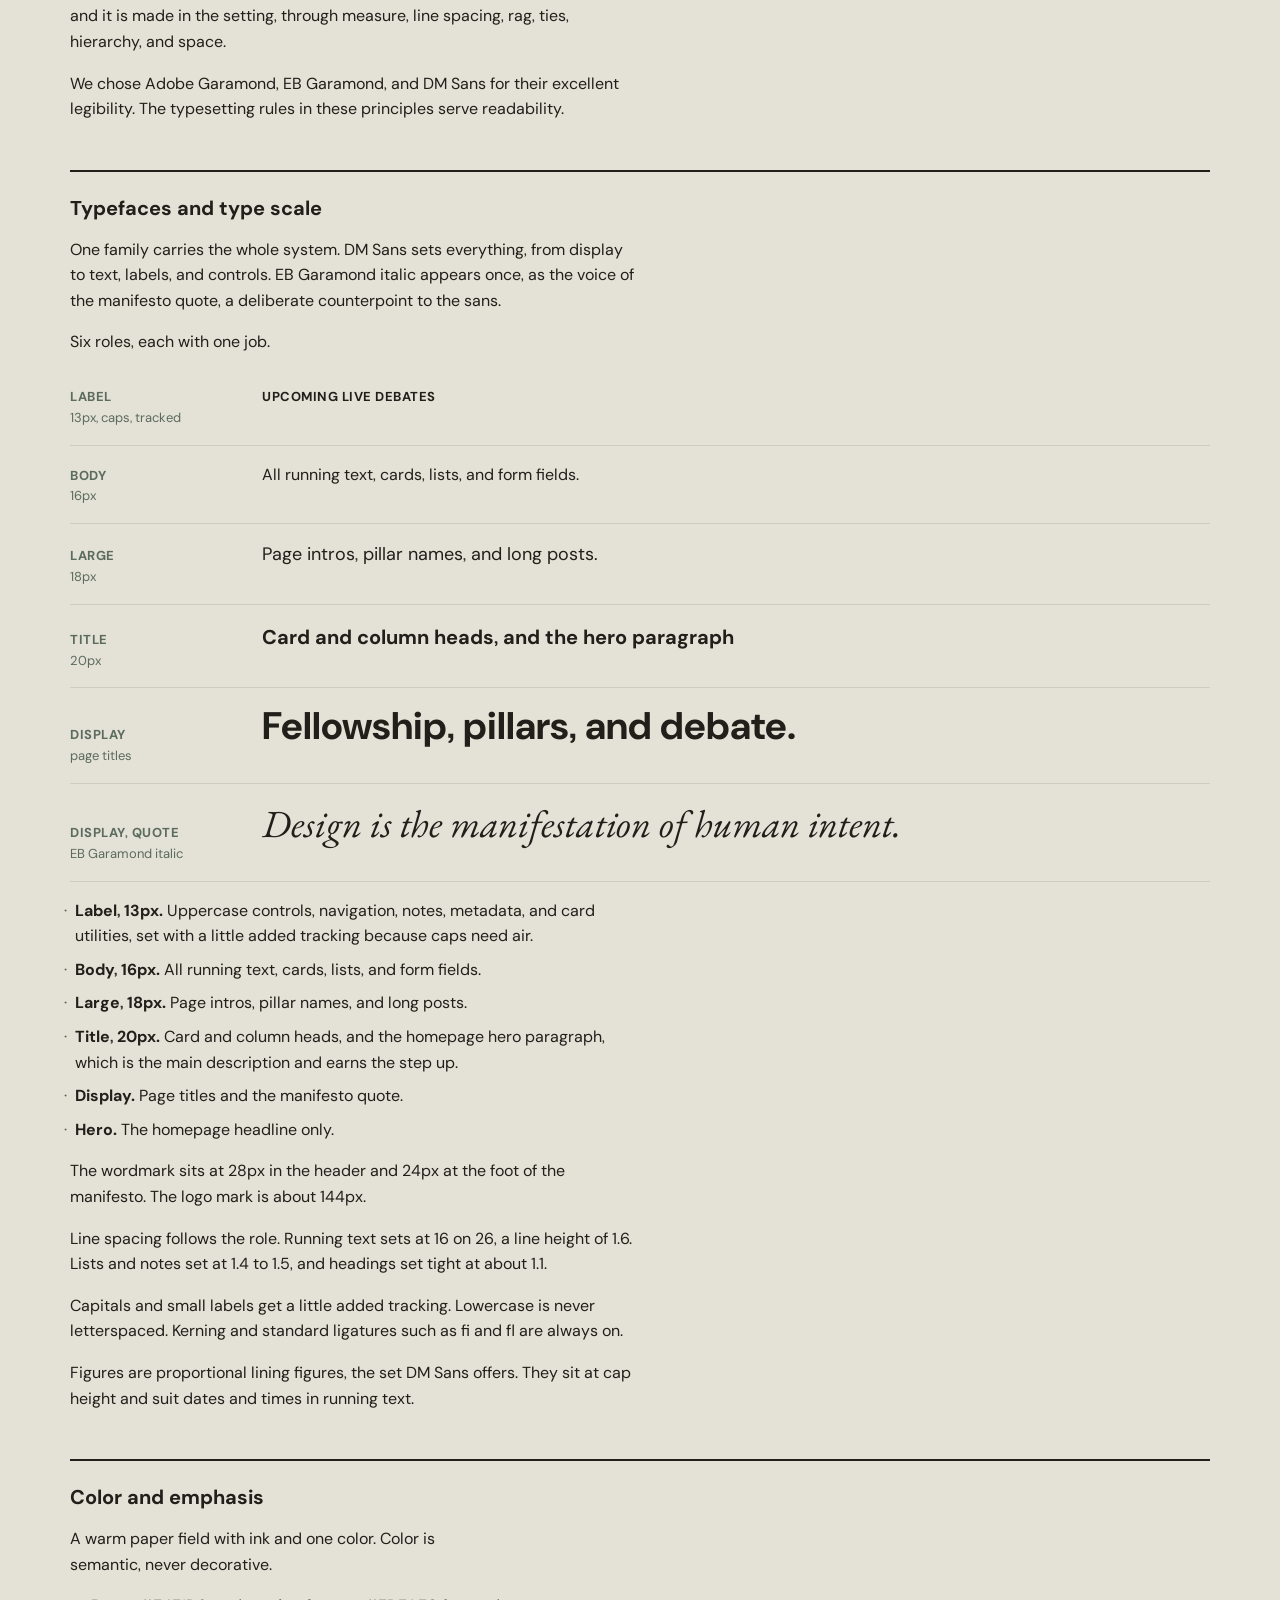
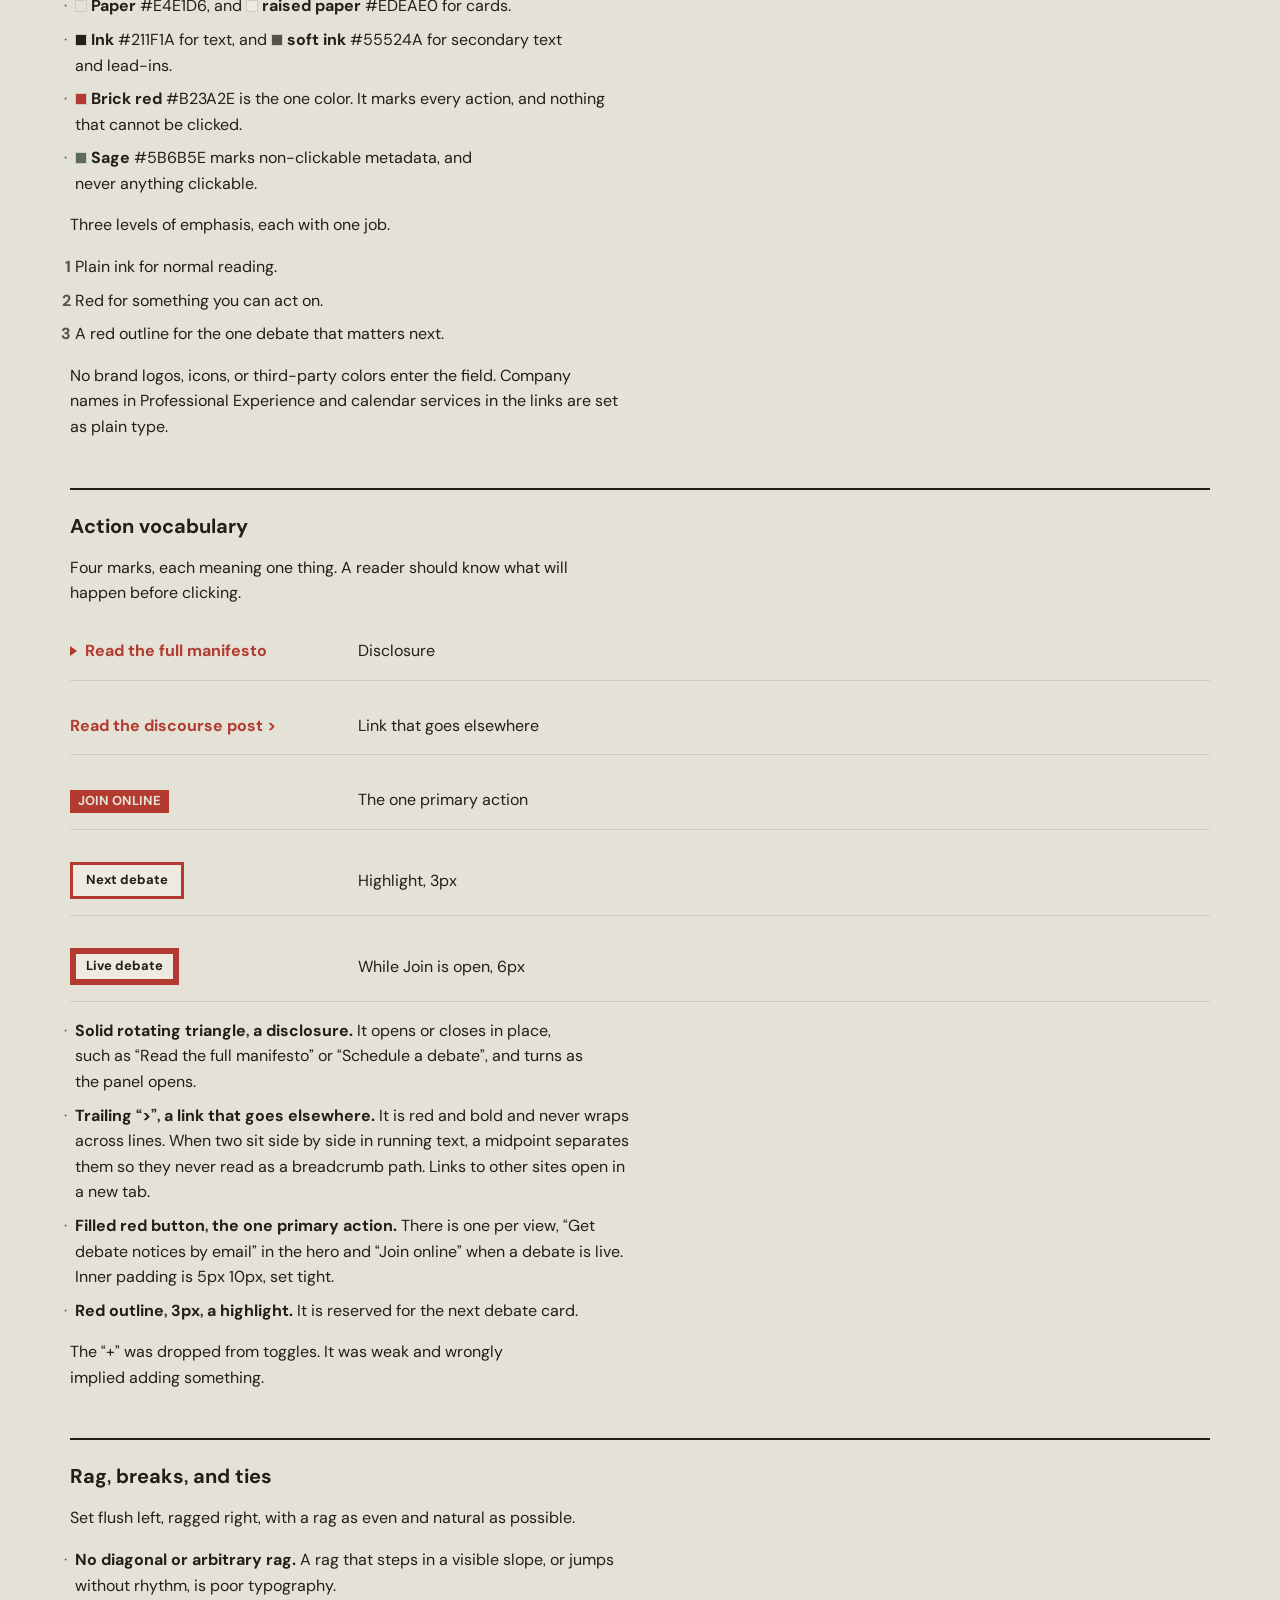
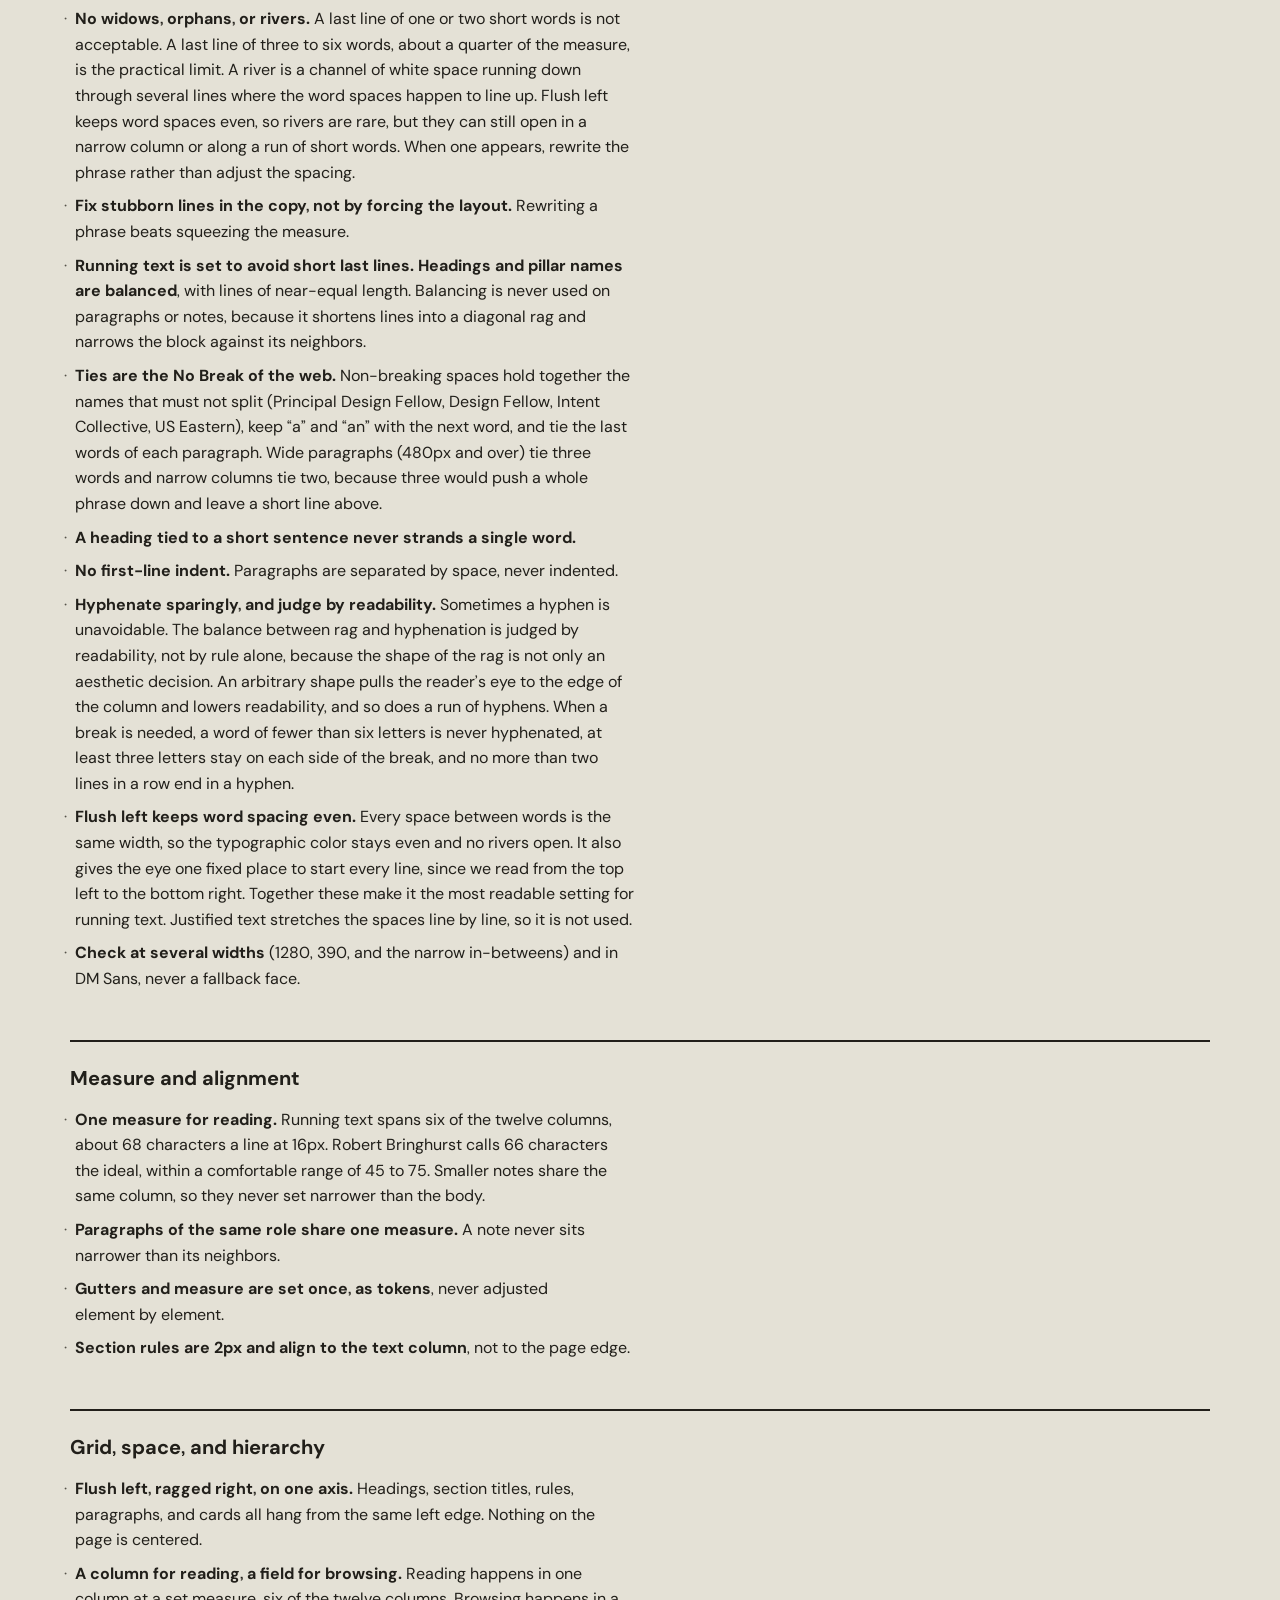
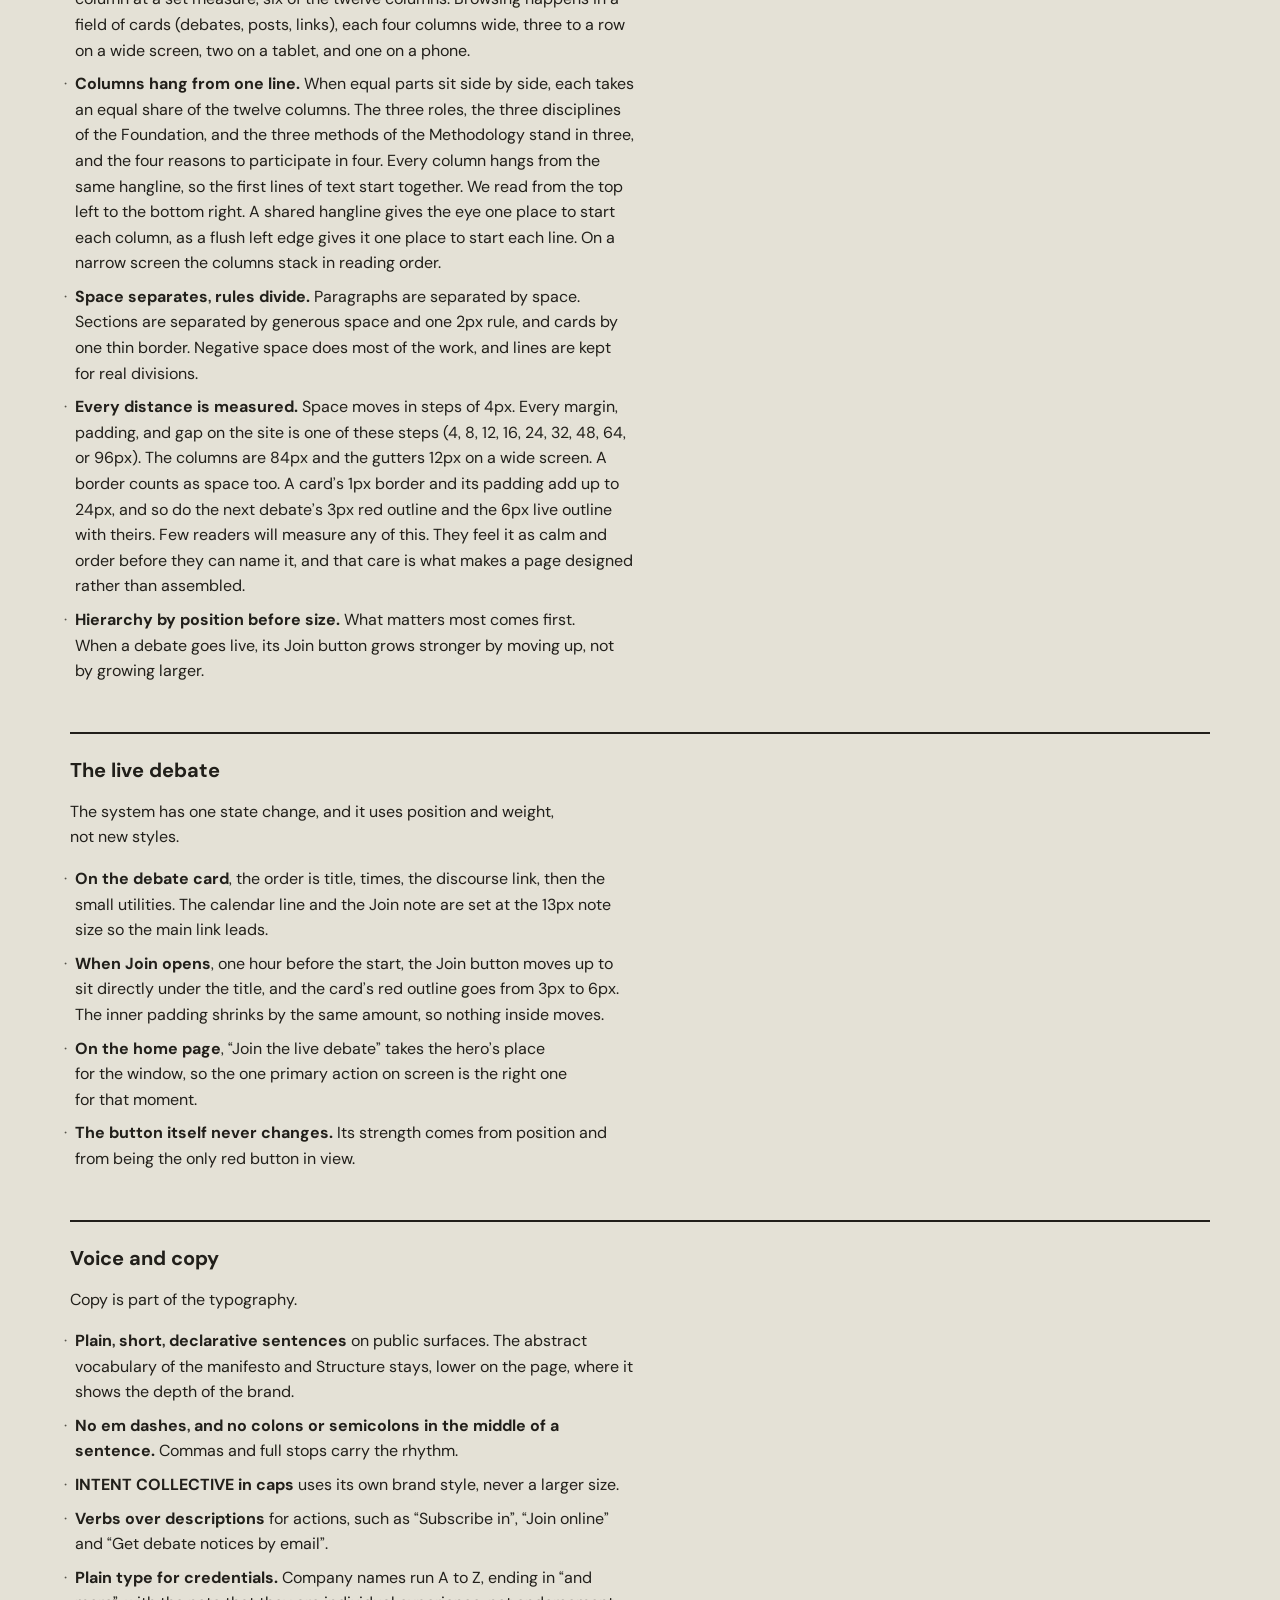
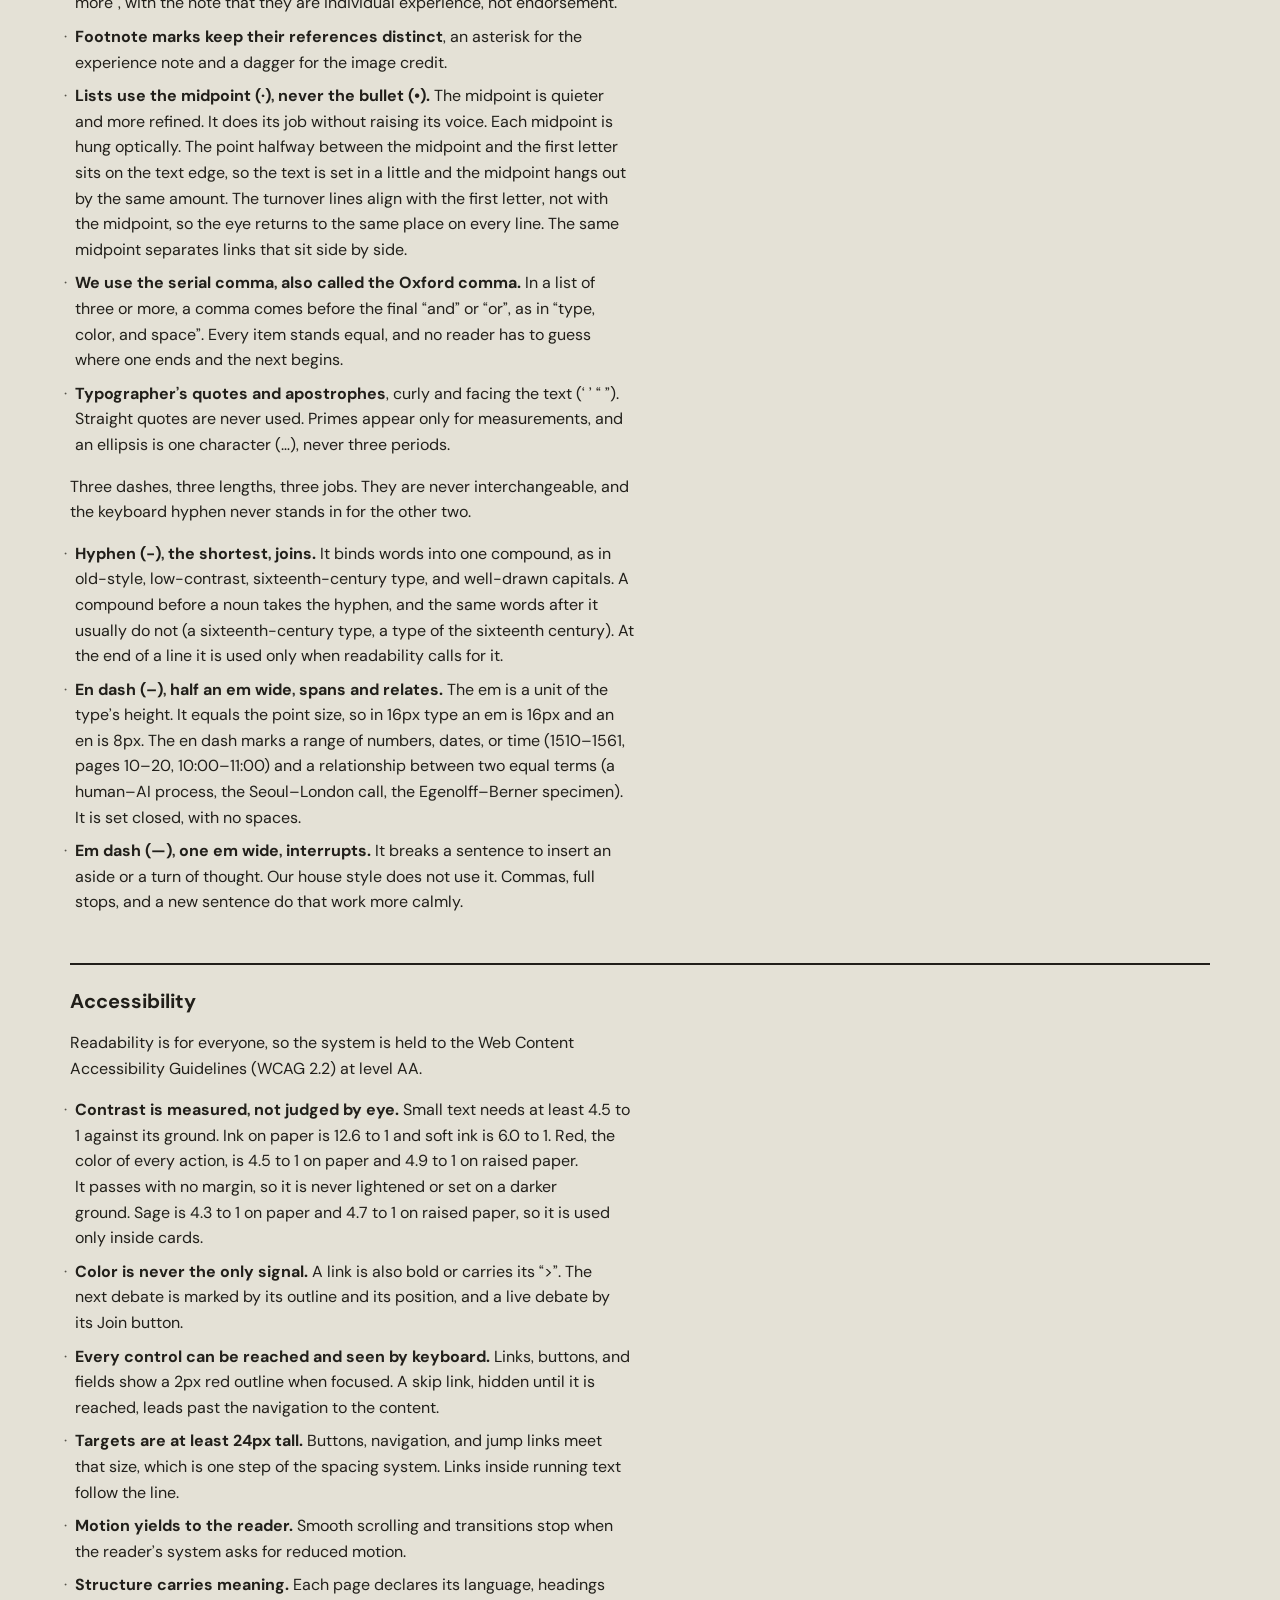
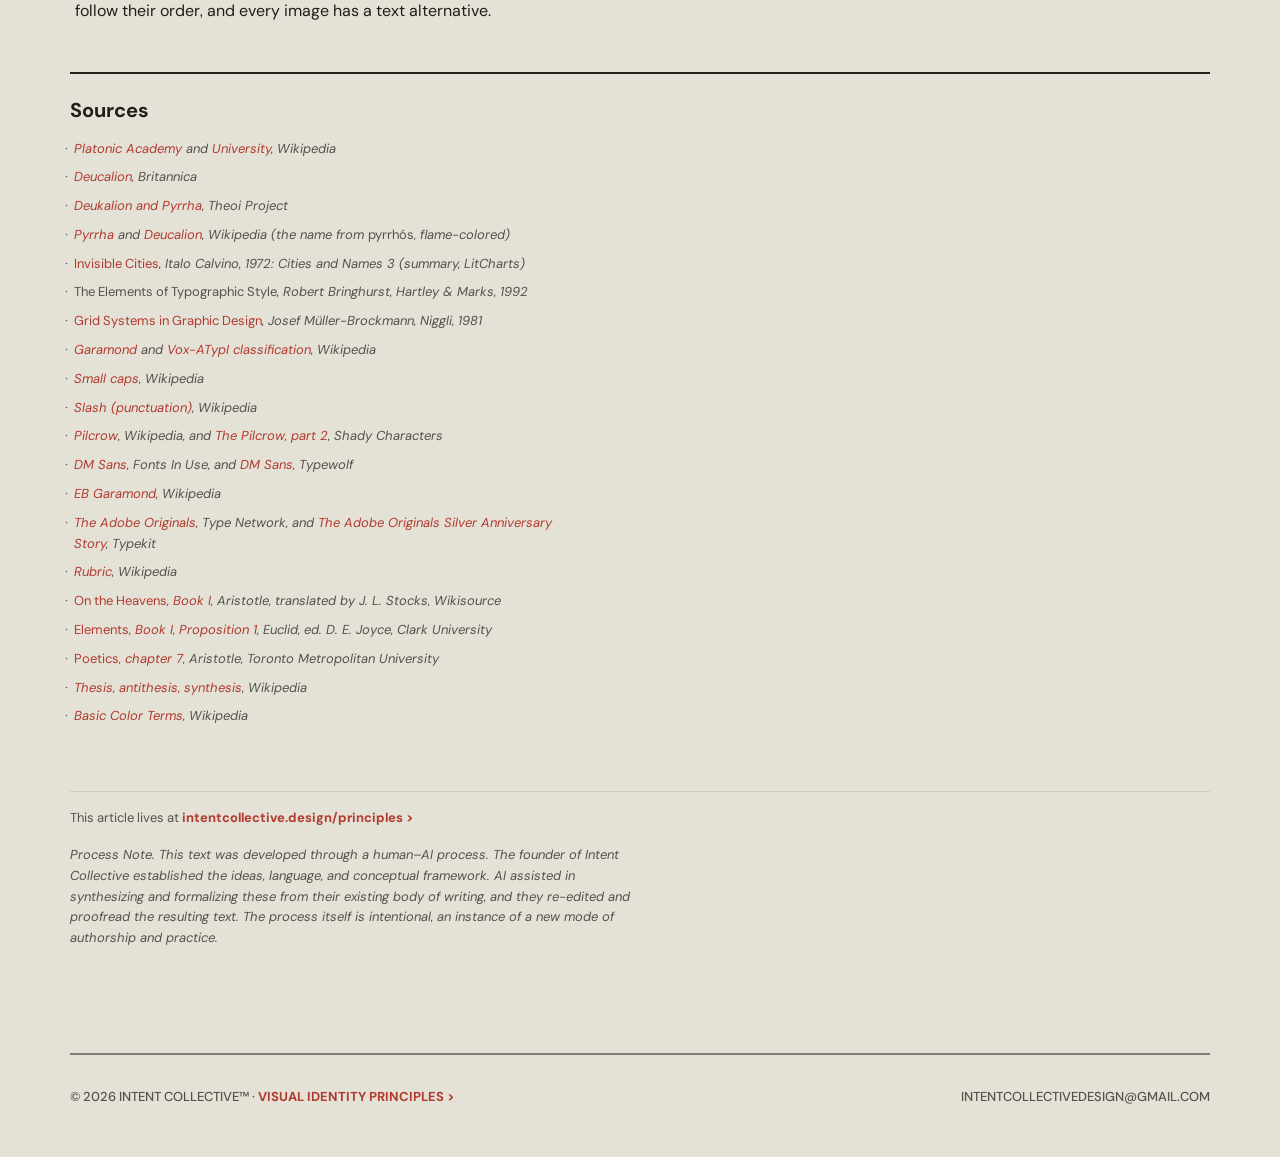
<file: principles/index.html>
<!DOCTYPE html>
<html lang="en">
<head>
<meta charset="UTF-8">
<meta name="viewport" content="width=device-width, initial-scale=1.0">
<title>Visual Identity Principles | Intent Collective</title>
<link rel="preconnect" href="https://fonts.googleapis.com">
<link rel="preconnect" href="https://fonts.gstatic.com" crossorigin>
<link href="https://fonts.googleapis.com/css2?family=EB+Garamond:ital@1&family=Poppins:wght@400&display=swap" rel="stylesheet">
<link rel="stylesheet" href="/css/style.css?v=20261120a">
<style>
  :root {
    --paper: #E4E1D6; --raised: #EDEAE0; --ink: #211F1A; --ink-soft: #55524A;
    --mark: #B23A2E; --sage: #5B6B5E; --rule: #CFCBBE; --grid-line: #8FA6A340;
    --margin: 32px;   /* spacing moves in 4px steps */
    --fs-label: 13px; --fs-body: 16px; --fs-large: 18px; --fs-title: 20px;
    --fs-display: clamp(1.75rem, 3.6vw, 2.4rem);
  }
  * { box-sizing: border-box; }
  html { -webkit-text-size-adjust: 100%; }
  body {
    margin: 0; color: var(--ink);
    background-color: var(--paper);
    font-family: "DM Sans", Helvetica, Arial, sans-serif;
    font-size: var(--fs-body); line-height: 1.6;
  }
  .article { max-width: var(--max-w); margin: 0 auto; padding: 48px var(--margin) 96px; }
  @media (max-width: 374px) { :root { --margin: 16px; } }
  .eyebrow {
    font-size: var(--fs-label); font-weight: 700; text-transform: uppercase;
    letter-spacing: 0.04em; color: var(--mark); margin: 0 0 16px;
  }
  h1 {
    font-size: var(--fs-display); line-height: 1.15; font-weight: 700;
    margin: 0 0 16px; max-width: 22ch; text-wrap: balance;
  }
  .lede { font-size: var(--fs-large); max-width: var(--measure); margin: 0 0 8px; text-wrap: pretty; }
  .meta { font-size: var(--fs-label); color: var(--sage); margin: 0; }
  section { border-top: 2px solid var(--ink); margin-top: 48px; padding-top: 24px; }
  /* Stones becoming people, sitting just above the first rule as on the ground
     (4px, so the big stone does not press on the rule):
     the last three columns on a wide screen, two on a tablet, and the
     right two below the lede on a phone. */
  .page-top { position: relative; padding-bottom: 48px; }
  .page-top + section { margin-top: 0; }
  .id-babies { position: absolute; right: 0; bottom: 4px; width: calc(3 * var(--col) + 2 * var(--gutter)); height: auto; }
  @media (max-width: 1023px) { .id-babies { width: calc(2 * var(--col) + var(--gutter)); } }
  @media (max-width: 640px) {
    .page-top { padding-bottom: 0; }
    .id-babies { position: static; display: block; margin: 32px 0 4px auto; width: calc(2 * var(--col) + var(--gutter)); }
  }
  h2 {
    font-size: var(--fs-title); line-height: 1.25; font-weight: 700;
    margin: 0 0 16px; text-wrap: balance;
  }
  h3 { font-size: var(--fs-label); font-weight: 700; text-transform: uppercase; letter-spacing: 0.04em; color: var(--ink); margin: 24px 0 8px; }
  p, li { max-width: var(--measure); text-wrap: pretty; }
  p { margin: 0 0 16px; }
  ul, ol { margin: 0 0 16px; padding-left: 0; list-style: none; }
  li { margin: 0 0 8px; }
  /* Midpoints hung optically: the point halfway between the midpoint
     and the first letter sits on the column line (see css/style.css). */
  ul > li, ol > li { position: relative; padding-left: 0.3em; }
  ul > li::before { content: "\00B7"; position: absolute; left: -0.45em; width: 0.3em; text-align: center; color: var(--ink-soft); }
  ol { counter-reset: item; }
  ol > li { counter-increment: item; }
  ol > li::before { content: counter(item); position: absolute; left: -1.15em; width: 1.2em; text-align: right; font-weight: 700; color: var(--ink-soft); }
  strong { font-weight: 700; }
  .soft { color: var(--ink-soft); }
  .nw { white-space: nowrap; }
  .id-logo { display: block; width: calc(2 * var(--col) + var(--gutter)); height: auto; margin: 4px 0 16px; }
  .credit { font-size: var(--fs-label); color: var(--ink-soft); margin: -8px 0 16px; }
  .id-wordmark { display: block; width: calc((3 * var(--col) + 2 * var(--gutter)) * 281.1 / 258.54); max-width: none; height: auto; margin: 4px 0 16px; }   /* the E ends on column 3, the ™ hangs */
  .g-pop, .g-pop-face { font-family: "Poppins", sans-serif; font-feature-settings: normal; }

  /* Grid thumbnails and the g a comparison sit on the page's columns, two
     columns each. The thumbnails draw the columns as on the page, two lines
     each, inside equal margins on all four sides, with the top and bottom
     margins drawn as lines too. */
  .grid-figs, .g-compare { display: grid; grid-template-columns: repeat(var(--cols), minmax(0, 1fr)); column-gap: var(--gutter); align-items: start; margin: 4px 0 16px; }
  .grid-figs figure, .g-compare figure { grid-column: span 2; }
  .grid-figs figure { margin: 0; }
  .grid-diagram { display: block; width: 100%; height: auto; overflow: visible; }
  .gd-page { fill: none; stroke: var(--ink); stroke-width: 1px; vector-effect: non-scaling-stroke; }
  .gd-cols line { stroke: #8FA6A3; stroke-width: 1px; vector-effect: non-scaling-stroke; }
  .grid-figs figcaption { font-size: var(--fs-label); color: var(--sage); margin-top: 8px; }
  .g-compare figure { margin: 0; }
  .g-big { font-size: var(--fs-display); line-height: 1.2; }
  .g-compare figcaption { font-size: var(--fs-label); color: var(--sage); }

  /* Type specimens */
  .specimens { display: grid; gap: 0; margin: 16px 0; }
  .spec {
    display: grid; grid-template-columns: calc(2 * var(--col) + var(--gutter)) minmax(0, 1fr); gap: 16px var(--gutter);
    align-items: baseline; padding: 16px 0; border-bottom: 1px solid var(--rule);
  }
  .spec .tag { font-size: var(--fs-label); font-weight: 700; text-transform: uppercase; letter-spacing: 0.04em; color: var(--sage); }
  .spec .tag span { display: block; font-weight: 400; text-transform: none; letter-spacing: 0; }
  .s-label { font-size: 13px; font-weight: 700; text-transform: uppercase; letter-spacing: 0.04em; }
  .s-body { font-size: 16px; }
  .s-large { font-size: 18px; }
  .s-title { font-size: 20px; font-weight: 700; }
  .s-display { font-size: var(--fs-display); font-weight: 700; line-height: 1.15; }
  .s-quote { font-family: "EB Garamond", Georgia, serif; font-feature-settings: normal; font-style: italic; font-size: var(--fs-display); line-height: 1.2; }

  /* Color chips, set in the line like a glyph */
  .chip { display: inline-block; width: 0.75em; height: 0.75em; margin-right: 4px; border: 1px solid var(--rule); vertical-align: -0.05em; }

  /* Action marks, drawn as on the site */
  .marks { display: grid; gap: 16px; margin: 16px 0; }
  .mark-row {
    display: grid; grid-template-columns: calc(3 * var(--col) + 2 * var(--gutter)) minmax(0, 1fr); gap: 16px var(--gutter); align-items: center;
    padding: 16px 0; border-bottom: 1px solid var(--rule);
  }
  .disclosure { font-weight: 700; color: var(--mark); display: inline-flex; align-items: center; gap: 8px; }
  .disclosure::before {
    content: ""; width: 0; height: 0; border-left: 7px solid var(--mark);
    border-top: 5px solid transparent; border-bottom: 5px solid transparent;
  }
  .link { color: var(--mark); font-weight: 700; white-space: nowrap; text-decoration: none; }
  a.link:hover { text-decoration: underline; }
  li a.link { white-space: normal; }   /* long source titles may wrap on phones */
  .btn {
    display: inline-block; background: var(--mark); color: var(--paper); padding: 4px 8px;
    font-size: var(--fs-label); font-weight: 700; text-transform: uppercase; line-height: 1.15;
  }
  .outline { display: inline-block; border: 3px solid var(--mark); background: var(--raised); padding: 5px 13px; /* 3px border + padding = 8 by 16 */ font-size: var(--fs-label); font-weight: 700; }
  .outline.live { border-width: 6px; padding: 2px 10px; }
  .mark-row p { margin: 0; max-width: none; }

  .sources { font-size: var(--fs-label); font-style: italic; color: var(--ink-soft); }   /* set as footnotes */
  .sources li { max-width: var(--measure); }
  .sources em { font-style: normal; }          /* titles of works turn roman inside italic */
  .sources .link { font-weight: inherit; }
  .article footer { margin-top: 64px; padding-top: 16px; border-top: 1px solid var(--rule); font-size: var(--fs-label); color: var(--ink-soft); }
  .article footer .online { margin: 0 0 16px; }
  .article footer .process { max-width: var(--measure); margin: 0 0 8px; }

  @media (max-width: 640px) {
    .spec, .mark-row { grid-template-columns: minmax(0, 1fr); gap: 8px; }
  }
</style>
</head>
<body>
<a class="skip-link" href="#main">Skip to content</a>

<header class="site-header">
  <div class="wrap">
    <a href="/index.html" class="wordmark-link">
      <img src="/assets/wordmark.svg" alt="Intent Collective">
    </a>
    <nav class="site-nav">
      <a href="/index.html#manifesto" aria-label="Manifesto">M<span class="glyph glyph--a" aria-hidden="true"><svg viewBox="0 0 103 100" fill="none" stroke="currentColor" stroke-width="14" focusable="false"><path d="M51.5 9 98 91H5Z"/></svg></span>NIFESTO</a>
      <a href="/structure.html" aria-label="Structure">STRUCTUR<span class="glyph glyph--e" aria-hidden="true"><svg viewBox="0 0 86 100" fill="none" stroke="currentColor" stroke-width="14" focusable="false"><path d="M4 8H82M4 50H82M4 92H82"/></svg></span></a>
      <a href="/discourse.html" aria-label="Discourse">DISC<span class="glyph glyph--o" aria-hidden="true"><svg viewBox="0 0 106 100" focusable="false"><circle cx="53" cy="50" r="42" fill="none" stroke="currentColor" stroke-width="14"/><circle cx="53" cy="50" r="18" fill="currentColor"/></svg></span>URSE</a>
      <a href="/zeitgeist.html" aria-label="Zeitgeist">ZEI<span class="glyph glyph--t" aria-hidden="true"><svg viewBox="0 0 83 100" fill="none" stroke="currentColor" stroke-width="14" focusable="false"><path d="M41.5 96V8M8 40 41.5 6 75 40"/></svg></span>GEIST</a>
    </nav>
  </div>
</header>

<main id="main">
<div class="article">

  <div class="page-top">
    <h1>Visual Identity Principles of Intent Collective</h1>
    <p class="lede">Why Intent Collective looks and reads the way it does. The meaning behind its marks, and the essential rules of type, color, and space that hold the system together.</p>
    <img class="id-babies" src="/assets/babies.png?v=1" alt="Stones becoming people, from Virgil Solis’s engraving of Deucalion and Pyrrha, 1563">
  </div>

  <section>
<h2>The identity and its origin</h2>
<p>Design is the manifestation of human intent, and this site is the manifestation of ours. Every mark in the identity carries a deliberate meaning. None is&nbsp;decoration.</p>
<p>Glyphs, typefaces, typography, and visual communication share one lineage. Together they trace the anthropological evolution of human expression, from semiotics through linguistics to visual communication. Semiotics studies how signs carry meaning, linguistics studies the structure of language, and visual communication gives both a designed form. Typography is the most refined and enduring form in which human communication is recorded. That lineage is the foundation of our belief that design is a way of being in every part of human life. Everything is design. We design everything. Design is&nbsp;everything.</p>
<p>This is why our site takes the form and structure of traditional typography. Tradition is the foundation everything else is built on. Even set in a contemporary sans, the site follows the discipline of the printed page, with a set measure, an even rag, words tied against bad breaks, footnote marks, a Garamond wordmark in small capitals, and the&nbsp;pilcrow.</p>
<p>The same holds for how we learn. Learning through open debate came before the institutions built around it. The word academy comes from Plato&rsquo;s Academy, which met in a public grove outside Athens and, by tradition, charged no fees. The medieval university began as a <em>universitas</em>, a guild of masters and students. Intent Collective credits that origin and carries it forward, free, open, and built on&nbsp;debate.</p>
<h3>The logo</h3>
    <img class="id-logo" src="/assets/logo-mark.png" alt="Intent Collective logo, Deucalion and Pyrrha">
    <p class="credit"><em>Deucalion and Pyrrha. Engraving by Virgil Solis for Ovid&rsquo;s <em>Metamorphoses</em>, Book I, 347&ndash;415. Fol. 7v, image 11. 1563.</em></p>
<p>In Greek myth, Deucalion, son of Prometheus, and Pyrrha, daughter of Epimetheus and Pandora, were the only two people to survive the great flood sent by Zeus. Told by an oracle to cast the bones of their mother behind them, they understood the mother to be the Earth and threw stones over their shoulders. Deucalion&rsquo;s stones became men and Pyrrha&rsquo;s became women, a new human race made by human hands. Ovid tells the story in Book I of the <em>Metamorphoses</em>, and our mark comes from Virgil Solis&rsquo;s 1563 engraving for that&nbsp;book.</p>
<p>We see them as the first designers. They read the oracle&rsquo;s riddle and found its meaning. They threw the stones, an act of hand and order. The stones became living people. Meaning, craft, and life in others. That is design, then and now. Like them, we make what was not there, and what we make comes alive in the people who meet&nbsp;it.</p>
<p>Pyrrha is also the name of a city. In Italo Calvino&rsquo;s <em>Invisible Cities</em> (1972), Marco Polo long imagines Pyrrha as a fortified city on a bay. When he finally goes there, the real town takes the name, and the city he imagined is left without one. It did not disappear. It lost its name and its&nbsp;form.</p>
<p>Design is a journey in search of its true expression. We look for the imagined Pyrrha, and when we find it, we give it a form for the first time. That form is unexpected because it had never been seen. It is sophisticated and impactful, and it keeps imagination open instead of replacing it. The name comes from the Greek <em>pyrrh&oacute;s</em>, flame-colored. Pyrrha is the red one, and red is our only&nbsp;color.</p>
<h3>The wordmark</h3>
    <img class="id-wordmark" src="/assets/wordmark.svg" alt="Intent Collective wordmark">
<p>The wordmark is set in Adobe Garamond small capitals. Adobe Garamond was drawn by Robert Slimbach and released in 1989 as Adobe&rsquo;s first historical revival. It interprets Claude Garamond&rsquo;s roman and Robert Granjon&rsquo;s italic, and Slimbach studied the originals at the Plantin-Moretus Museum in Antwerp. Its sources are the same two hands behind EB Garamond, so the wordmark and the manifesto quote speak from one&nbsp;tradition.</p>
<p>Garamond descends from the roman types cut in sixteenth-century Paris by Claude Garamond, who followed the model Francesco Griffo cut for Aldus Manutius in Venice in 1495. These are Garaldes, a name joining Garamond and Aldine. They are old-style humanist serifs with an organic structure close to the pen, restrained stroke contrast, and a diagonal axis. Five centuries of book printing have proved their elegance and&nbsp;legibility.</p>
<p>Small capitals take the form of uppercase letters at the height of the lowercase. Well-drawn small capitals are not shrunken capitals. They keep the stroke weight of the text and are slightly wider, so the whole word sits in one even color. That is the harmony of diversity the collective aspires to, distinct voices in one measure. Their forms are also low and wide. They stand on the baseline and reach about the meanline, the top of the x-height, often rising just above it, so they look stable and grounded. They express the security and stability of the&nbsp;collective.</p>
<h3>The typefaces</h3>
<p>The site is set in DM Sans, a low-contrast geometric sans commissioned by Google from Colophon Foundry, with creative direction from the DeepMind team, and released in 2019. It was derived from Poppins by Jonny Pinhorn of Indian Type Foundry. DeepMind, now Google DeepMind, is a research laboratory in artificial intelligence. Through it, our text face connects the long tradition of letters with the technology now shaping how we read and write. DM Sans is highly legible, flexible, and adaptable, and its neutral voice reflects the pragmatic and altruistic value of design as a medium of&nbsp;communication.</p>
<p>Yet its lowercase g keeps the traditional double-storey form of the book types. Poppins, its geometric source, uses the open single-storey <span class="g-pop">g</span>. DM Sans redrew it as the double-storey g, and did the same with the a. That one letter shows an understanding of, and respect for, the tradition that holds its value through the&nbsp;ages.</p>
    <div class="g-compare">
      <figure><div class="g-big g-pop-face">g a</div><figcaption>Poppins, single-storey</figcaption></figure>
      <figure><div class="g-big">g a</div><figcaption>DM Sans, double-storey</figcaption></figure>
    </div>
<p>The manifesto quote, &ldquo;Design is the manifestation of human intent.&rdquo;, is set in EB Garamond italic for much the same reason. EB Garamond is an open-source revival drawn from the Egenolff&#8211;Berner specimen printed in 1592, which shows Claude Garamond&rsquo;s roman and Robert Granjon&rsquo;s italic. The italic voice of our founding sentence is Granjon&rsquo;s sixteenth-century hand, carried into the&nbsp;present.</p>
<p>Both of our text faces are open source, free for anyone to use, study, and build on. DM Sans was itself built on Poppins, another open face, and EB Garamond revives a specimen printed more than four centuries ago. That openness is ours too. Intent Collective is free and open to everyone, and its ideas, like these typefaces, grow by being shared and built&nbsp;upon.</p>
<h3>The double slash</h3>
<p>Section titles sit between double slashes, as in <span class="nw">// UPCOMING LIVE DEBATES //</span>. The slash descends from the medieval virgule (Latin <em>virgula</em>, &ldquo;little twig&rdquo;), which marked a short pause inside a sentence that was still going on. In the Fraktur printing of early modern Europe, the doubled slash served as a dash, joining what came before to what came&nbsp;after.</p>
<p>For us the slash means continuation. One voice pauses so the next can carry the thought further. Two slashes stand for the collective and for collective&nbsp;intelligence.</p>
<h3>The color red</h3>
<p>Red is the only color in the identity. It is the color of blood, which stands for human life, of passion and desire, and of the sun. It reaches from the human to the universe. It is also among the oldest color words. In Berlin and Kay&rsquo;s influential study of basic color terms (1969), red is the first hue a language names after black and&nbsp;white.</p>
<p>Red is kept for action. Anything set in red can be clicked, so a first-time reader learns one rule at once. Red means act. Section titles between <span class="nw">// //</span> are set in ink and rely on their size, weight, and the rule above them. The one exception is the red outline around the next debate, which marks where to act&nbsp;next.</p>
<h3>The glyphs</h3>
<p>Glyphs take the place of letters in the main menu (<span class="nw">M&#9651;NIFESTO</span>, <span class="nw">STRUCTUR&#19977;</span>, <span class="nw">DISC&#9673;URSE</span>, <span class="nw">ZEI&#8593;GEIST</span>) and mark the Foundation (&#8983; Strategy, &#182; Literacy, + Synthesis) and the Methodology (&#8756; Discourse, &#8644; Debate, &#8984;&nbsp;Praxis).</p>
<p>Glyphs are the oldest layer of written communication. Our own alphabet descends, through Phoenician, from pictorial signs. The pilcrow (&#182;) shows the same evolution in miniature. Medieval scribes drew a C for <em>capitulum</em>, &ldquo;little head&rdquo;, to open a new section, then added a vertical stroke and filled the bowl. Reading a glyph as both sign and letter is linguistic typography, the study of how form carries&nbsp;meaning.</p>
<h3>The grid</h3>
    <div class="grid-figs">
      <figure><svg class="grid-diagram" viewBox="0 0 1204 800" role="img" aria-label="12 columns"><g class="gd-cols"><line x1="0" y1="120" x2="1204" y2="120"/><line x1="0" y1="680" x2="1204" y2="680"/><line x1="120.0" y1="120" x2="120.0" y2="680"/><line x1="189.3" y1="120" x2="189.3" y2="680"/><line x1="201.3" y1="120" x2="201.3" y2="680"/><line x1="270.7" y1="120" x2="270.7" y2="680"/><line x1="282.7" y1="120" x2="282.7" y2="680"/><line x1="352.0" y1="120" x2="352.0" y2="680"/><line x1="364.0" y1="120" x2="364.0" y2="680"/><line x1="433.3" y1="120" x2="433.3" y2="680"/><line x1="445.3" y1="120" x2="445.3" y2="680"/><line x1="514.7" y1="120" x2="514.7" y2="680"/><line x1="526.7" y1="120" x2="526.7" y2="680"/><line x1="596.0" y1="120" x2="596.0" y2="680"/><line x1="608.0" y1="120" x2="608.0" y2="680"/><line x1="677.3" y1="120" x2="677.3" y2="680"/><line x1="689.3" y1="120" x2="689.3" y2="680"/><line x1="758.7" y1="120" x2="758.7" y2="680"/><line x1="770.7" y1="120" x2="770.7" y2="680"/><line x1="840.0" y1="120" x2="840.0" y2="680"/><line x1="852.0" y1="120" x2="852.0" y2="680"/><line x1="921.3" y1="120" x2="921.3" y2="680"/><line x1="933.3" y1="120" x2="933.3" y2="680"/><line x1="1002.7" y1="120" x2="1002.7" y2="680"/><line x1="1014.7" y1="120" x2="1014.7" y2="680"/><line x1="1084.0" y1="120" x2="1084.0" y2="680"/></g><rect class="gd-page" x="0" y="0" width="1204" height="800"/></svg><figcaption>12 columns, wide screens</figcaption></figure>
      <figure><svg class="grid-diagram" viewBox="0 0 1204 800" role="img" aria-label="6 columns"><g class="gd-cols"><line x1="0" y1="120" x2="1204" y2="120"/><line x1="0" y1="680" x2="1204" y2="680"/><line x1="120.0" y1="120" x2="120.0" y2="680"/><line x1="260.7" y1="120" x2="260.7" y2="680"/><line x1="284.7" y1="120" x2="284.7" y2="680"/><line x1="425.3" y1="120" x2="425.3" y2="680"/><line x1="449.3" y1="120" x2="449.3" y2="680"/><line x1="590.0" y1="120" x2="590.0" y2="680"/><line x1="614.0" y1="120" x2="614.0" y2="680"/><line x1="754.7" y1="120" x2="754.7" y2="680"/><line x1="778.7" y1="120" x2="778.7" y2="680"/><line x1="919.3" y1="120" x2="919.3" y2="680"/><line x1="943.3" y1="120" x2="943.3" y2="680"/><line x1="1084.0" y1="120" x2="1084.0" y2="680"/></g><rect class="gd-page" x="0" y="0" width="1204" height="800"/></svg><figcaption>6 columns, tablets</figcaption></figure>
    </div>
<p>The grid comes from the printed page. Medieval scribes ruled their pages before they wrote, and from the 1950s Swiss designers made the grid a system of columns, gutters, and margins. Josef M&uuml;ller-Brockmann set it down in <em>Grid Systems in Graphic Design</em> (1981). Our grid follows that tradition. Columns hold the elements and gutters only space them, so the gutters stay&nbsp;narrow.</p>
<p>Digital media has no fixed page. Its structure shifts with every screen, unlike a sheet of paper. So the grid is drawn behind every page, from the same numbers that place the content, and the two stay aligned at every width. The page has 12 columns on a wide screen, 6 on a tablet, and 4 on a phone. Cards, lists, forms, and text span whole columns. The menu takes the last four columns, each label flush left on its column&rsquo;s line, as everything on the page starts on a column line. The dots and numbers of every list, and the mark beside each pillar, hang in the margin, as quotation marks hang in fine typesetting, so the edge reads as straight and each item still reads as its own&nbsp;line. Where a column is barely wider than a label, on the smallest phones, the menu spreads evenly instead. Rows are not drawn, because text and cards change height on every&nbsp;screen.</p>
<p>The grid is how a designer understands, analyzes, dissects, and organizes a subject. Drawn beneath every page, it shows that our design is grounded in rational visual&nbsp;communication.</p>
<h3>The number three</h3>
<p>The logo shows three stones, two in Pyrrha&rsquo;s hands and one in Deucalion&rsquo;s. The structure of Intent Collective counts in threes, with a triangle in <span class="nw">M&#9651;NIFESTO</span>, three lines in <span class="nw">STRUCTUR&#19977;</span>, three disciplines in the Foundation, three methods in the Methodology, and three questions in every&nbsp;debate.</p>
<p>Three is the first number that makes a whole. In <em>On the Heavens</em>, Aristotle reports the Pythagorean view that beginning, middle, and end give the number of an &ldquo;all&rdquo;. Of two things we say &ldquo;both&rdquo;, and three is the first number we call &ldquo;all&rdquo;. In the <em>Poetics</em>, he holds every well-made whole to that form, one that cannot begin or end at any point one likes. Each debate follows it, ten minutes of introduction, forty of debate, and ten of closing, within one fixed&nbsp;hour.</p>
<p>Three is also where geometry begins. Euclid opens the <em>Elements</em> by constructing an equilateral triangle on a given line. The triangle is the only rigid polygon. A square of four rods can be pushed out of shape, but a triangle of three cannot, which is why bridges and roofs are built from&nbsp;triangles.</p>
<p>A debate proceeds as a dialectic. One position meets its opposite, and what holds in both is carried forward. The formula of thesis, antithesis, and synthesis is commonly attributed to Hegel, though it was Fichte who first joined the three terms. Synthesis is one of our three disciplines. A closing should seek it, but not force&nbsp;it.</p>
  </section>
  <section>
<h2>The system</h2>
<p>Intent Collective is set as one cohesive system, a small vocabulary of styles, each with one job, used with discipline everywhere. Emphasis is earned by contrast with a quiet field, never by adding new&nbsp;treatments.</p>
<ul>
<li>Fewer styles, applied consistently. A new style needs a new job, not a new&nbsp;mood.</li>
<li>Hierarchy comes from scale, position, and color, in that&nbsp;order.</li>
<li>The site, the debate cards, the emails, and the confirmation pages speak the same visual&nbsp;language.</li>
<li>Type and emphasis are settled. Layout and spacing are the next step, treated as their own&nbsp;system.</li>
</ul>
  </section>
  <section>
<h2>Legibility and readability</h2>
<p>Two qualities, two&nbsp;responsibilities.</p>
<p>Legibility belongs to the typeface. It is how clearly each letterform can be told from the others, and it is decided when the face is drawn. Readability belongs to the typographer. It is how easily a whole text can be read, and it is made in the setting, through measure, line spacing, rag, ties, hierarchy, and&nbsp;space.</p>
<p>We chose Adobe Garamond, EB Garamond, and DM Sans for their excellent legibility. The typesetting rules in these principles serve&nbsp;readability.</p>
  </section>
  <section>
<h2>Typefaces and type scale</h2>
<p>One family carries the whole system. DM Sans sets everything, from display to text, labels, and controls. EB Garamond italic appears once, as the voice of the manifesto quote, a deliberate counterpoint to the&nbsp;sans.</p>
<p>Six roles, each with one&nbsp;job.</p>
    <div class="specimens">
      <div class="spec"><div class="tag">Label<span>13px, caps, tracked</span></div><div class="s-label">Upcoming Live Debates</div></div>
      <div class="spec"><div class="tag">Body<span>16px</span></div><div class="s-body">All running text, cards, lists, and form fields.</div></div>
      <div class="spec"><div class="tag">Large<span>18px</span></div><div class="s-large">Page intros, pillar names, and long posts.</div></div>
      <div class="spec"><div class="tag">Title<span>20px</span></div><div class="s-title">Card and column heads, and the hero paragraph</div></div>
      <div class="spec"><div class="tag">Display<span>page titles</span></div><div class="s-display">Fellowship, pillars, and debate.</div></div>
      <div class="spec"><div class="tag">Display, quote<span>EB Garamond italic</span></div><div class="s-quote">Design is the manifestation of human intent.</div></div>
    </div>
<ul>
<li><strong>Label, 13px.</strong> Uppercase controls, navigation, notes, metadata, and card utilities, set with a little added tracking because caps need&nbsp;air.</li>
<li><strong>Body, 16px.</strong> All running text, cards, lists, and form&nbsp;fields.</li>
<li><strong>Large, 18px.</strong> Page intros, pillar names, and long&nbsp;posts.</li>
<li><strong>Title, 20px.</strong> Card and column heads, and the homepage hero paragraph, which is the main description and earns the step&nbsp;up.</li>
<li><strong>Display.</strong> Page titles and the manifesto&nbsp;quote.</li>
<li><strong>Hero.</strong> The homepage headline&nbsp;only.</li>
</ul>
<p>The wordmark sits at 28px in the header and 24px at the foot of the manifesto. The logo mark is about&nbsp;144px.</p>
<p>Line spacing follows the role. Running text sets at 16 on 26, a line height of 1.6. Lists and notes set at 1.4 to 1.5, and headings set tight at about&nbsp;1.1.</p>
<p>Capitals and small labels get a little added tracking. Lowercase is never letterspaced. Kerning and standard ligatures such as fi and fl are always&nbsp;on.</p>
<p>Figures are proportional lining figures, the set DM Sans offers. They sit at cap height and suit dates and times in running&nbsp;text.</p>
  </section>
  <section>
<h2>Color and emphasis</h2>
<p>A warm paper field with ink and one color. Color is semantic, never&nbsp;decorative.</p>
<ul>
<li><span class="chip" style="background:#E4E1D6" aria-hidden="true"></span><strong>Paper</strong> #E4E1D6, and <span class="chip" style="background:#EDEAE0" aria-hidden="true"></span><strong>raised paper</strong> #EDEAE0 for&nbsp;cards.</li>
<li><span class="chip" style="background:#211F1A" aria-hidden="true"></span><strong>Ink</strong> #211F1A for text, and <span class="chip" style="background:#55524A" aria-hidden="true"></span><strong>soft ink</strong> #55524A for secondary text and&nbsp;lead-ins.</li>
<li><span class="chip" style="background:#B23A2E" aria-hidden="true"></span><strong>Brick red</strong> #B23A2E is the one color. It marks every action, and nothing that cannot be&nbsp;clicked.</li>
<li><span class="chip" style="background:#5B6B5E" aria-hidden="true"></span><strong>Sage</strong> #5B6B5E marks non-clickable metadata, and never anything&nbsp;clickable.</li>
</ul>
<p>Three levels of emphasis, each with one&nbsp;job.</p>
<ol>
<li>Plain ink for normal&nbsp;reading.</li>
<li>Red for something you can act&nbsp;on.</li>
<li>A red outline for the one debate that matters&nbsp;next.</li>
</ol>
<p>No brand logos, icons, or third-party colors enter the field. Company names in Professional Experience and calendar services in the links are set as plain&nbsp;type.</p>
  </section>
  <section>
<h2>Action vocabulary</h2>
<p>Four marks, each meaning one thing. A reader should know what will happen before&nbsp;clicking.</p>
    <div class="marks">
      <div class="mark-row"><div><span class="disclosure">Read the full manifesto</span></div><p>Disclosure</p></div>
      <div class="mark-row"><div><span class="link">Read the discourse post&nbsp;&gt;</span></div><p>Link&nbsp;that&nbsp;goes&nbsp;elsewhere</p></div>
      <div class="mark-row"><div><span class="btn">Join online</span></div><p>The&nbsp;one&nbsp;primary&nbsp;action</p></div>
      <div class="mark-row"><div><span class="outline">Next debate</span></div><p>Highlight,&nbsp;3px</p></div>
      <div class="mark-row"><div><span class="outline live">Live debate</span></div><p>While&nbsp;Join&nbsp;is&nbsp;open,&nbsp;6px</p></div>
    </div>
<ul>
<li><strong>Solid rotating triangle, a disclosure.</strong> It opens or closes in place, such as &ldquo;Read the full manifesto&rdquo; or &ldquo;Schedule a debate&rdquo;, and turns as the panel&nbsp;opens.</li>
<li><strong>Trailing &ldquo;&gt;&rdquo;, a link that goes elsewhere.</strong> It is red and bold and never wraps across lines. When two sit side by side in running text, a midpoint separates them so they never read as a breadcrumb path. Links to other sites open in a new&nbsp;tab.</li>
<li><strong>Filled red button, the one primary action.</strong> There is one per view, &ldquo;Get debate notices by email&rdquo; in the hero and &ldquo;Join online&rdquo; when a debate is live. Inner padding is 5px 10px, set&nbsp;tight.</li>
<li><strong>Red outline, 3px, a highlight.</strong> It is reserved for the next debate&nbsp;card.</li>
</ul>
<p>The &ldquo;+&rdquo; was dropped from toggles. It was weak and wrongly implied adding&nbsp;something.</p>
  </section>
  <section>
<h2>Rag, breaks, and ties</h2>
<p>Set flush left, ragged right, with a rag as even and natural as&nbsp;possible.</p>
<ul>
<li><strong>No diagonal or arbitrary rag.</strong> A rag that steps in a visible slope, or jumps without rhythm, is poor&nbsp;typography.</li>
<li><strong>No widows, orphans, or rivers.</strong> A last line of one or two short words is not acceptable. A last line of three to six words, about a quarter of the measure, is the practical&nbsp;limit. A river is a channel of white space running down through several lines where the word spaces happen to line up. Flush left keeps word spaces even, so rivers are rare, but they can still open in a narrow column or along a run of short words. When one appears, rewrite the phrase rather than adjust the&nbsp;spacing.</li>
<li><strong>Fix stubborn lines in the copy, not by forcing the layout.</strong> Rewriting a phrase beats squeezing the&nbsp;measure.</li>
<li><strong>Running text is set to avoid short last lines.</strong> <strong>Headings and pillar names are balanced</strong>, with lines of near-equal length. Balancing is never used on paragraphs or notes, because it shortens lines into a diagonal rag and narrows the block against its&nbsp;neighbors.</li>
<li><strong>Ties are the No Break of the web.</strong> Non-breaking spaces hold together the names that must not split (Principal Design Fellow, Design Fellow, Intent Collective, US Eastern), keep &ldquo;a&rdquo; and &ldquo;an&rdquo; with the next word, and tie the last words of each paragraph. Wide paragraphs (480px and over) tie three words and narrow columns tie two, because three would push a whole phrase down and leave a short line&nbsp;above.</li>
<li><strong>A heading tied to a short sentence never strands a single word.</strong></li>
<li><strong>No first-line indent.</strong> Paragraphs are separated by space, never&nbsp;indented.</li>
<li><strong>Hyphenate sparingly, and judge by readability.</strong> Sometimes a hyphen is unavoidable. The balance between rag and hyphenation is judged by readability, not by rule alone, because the shape of the rag is not only an aesthetic decision. An arbitrary shape pulls the reader&rsquo;s eye to the edge of the column and lowers readability, and so does a run of hyphens. When a break is needed, a word of fewer than six letters is never hyphenated, at least three letters stay on each side of the break, and no more than two lines in a row end in a&nbsp;hyphen.</li>
<li><strong>Flush left keeps word spacing even.</strong> Every space between words is the same width, so the typographic color stays even and no rivers open. It also gives the eye one fixed place to start every line, since we read from the top left to the bottom right. Together these make it the most readable setting for running text. Justified text stretches the spaces line by line, so it is not&nbsp;used.</li>
<li><strong>Check at several widths</strong> (1280, 390, and the narrow in-betweens) and in DM Sans, never a fallback&nbsp;face.</li>
</ul>
  </section>
  <section>
<h2>Measure and alignment</h2>
<ul>
<li><strong>One measure for reading.</strong> Running text spans six of the twelve columns, about 68 characters a line at 16px. Robert Bringhurst calls 66 characters the ideal, within a comfortable range of 45 to 75. Smaller notes share the same column, so they never set narrower than the&nbsp;body.</li>
<li><strong>Paragraphs of the same role share one measure.</strong> A note never sits narrower than its&nbsp;neighbors.</li>
<li><strong>Gutters and measure are set once, as tokens</strong>, never adjusted element by&nbsp;element.</li>
<li><strong>Section rules are 2px and align to the text column</strong>, not to the page&nbsp;edge.</li>
</ul>
  </section>
  <section>
<h2>Grid, space, and hierarchy</h2>
<ul>
<li><strong>Flush left, ragged right, on one axis.</strong> Headings, section titles, rules, paragraphs, and cards all hang from the same left edge. Nothing on the page is&nbsp;centered.</li>
<li><strong>A column for reading, a field for browsing.</strong> Reading happens in one column at a set measure, six of the twelve columns. Browsing happens in a field of cards (debates, posts, links), each four columns wide, three to a row on a wide screen, two on a tablet, and one on a&nbsp;phone.</li>
<li><strong>Columns hang from one line.</strong> When equal parts sit side by side, each takes an equal share of the twelve columns. The three roles, the three disciplines of the Foundation, and the three methods of the Methodology stand in three, and the four reasons to participate in four. Every column hangs from the same hangline, so the first lines of text start together. We read from the top left to the bottom right. A shared hangline gives the eye one place to start each column, as a flush left edge gives it one place to start each line. On a narrow screen the columns stack in reading&nbsp;order.</li>
<li><strong>Space separates, rules divide.</strong> Paragraphs are separated by space. Sections are separated by generous space and one 2px rule, and cards by one thin border. Negative space does most of the work, and lines are kept for real&nbsp;divisions.</li>
<li><strong>Every distance is measured.</strong> Space moves in steps of 4px. Every margin, padding, and gap on the site is one of these steps (4, 8, 12, 16, 24, 32, 48, 64, or 96px). The columns are 84px and the gutters 12px on a wide screen. A border counts as space too. A card&rsquo;s 1px border and its padding add up to 24px, and so do the next debate&rsquo;s 3px red outline and the 6px live outline with theirs. Few readers will measure any of this. They feel it as calm and order before they can name it, and that care is what makes a page designed rather than&nbsp;assembled.</li>
<li><strong>Hierarchy by position before size.</strong> What matters most comes first. When a debate goes live, its Join button grows stronger by moving up, not by growing&nbsp;larger.</li>
</ul>
  </section>
  <section>
<h2>The live debate</h2>
<p>The system has one state change, and it uses position and weight, not new&nbsp;styles.</p>
<ul>
<li><strong>On the debate card</strong>, the order is title, times, the discourse link, then the small utilities. The calendar line and the Join note are set at the 13px note size so the main link&nbsp;leads.</li>
<li><strong>When Join opens</strong>, one hour before the start, the Join button moves up to sit directly under the title, and the card&rsquo;s red outline goes from 3px to 6px. The inner padding shrinks by the same amount, so nothing inside&nbsp;moves.</li>
<li><strong>On the home page</strong>, &ldquo;Join the live debate&rdquo; takes the hero&rsquo;s place for the window, so the one primary action on screen is the right one for that&nbsp;moment.</li>
<li><strong>The button itself never changes.</strong> Its strength comes from position and from being the only red button in&nbsp;view.</li>
</ul>
  </section>
  <section>
<h2>Voice and copy</h2>
<p>Copy is part of the&nbsp;typography.</p>
<ul>
<li><strong>Plain, short, declarative sentences</strong> on public surfaces. The abstract vocabulary of the manifesto and Structure stays, lower on the page, where it shows the depth of the&nbsp;brand.</li>
<li><strong>No em dashes, and no colons or semicolons in the middle of a sentence.</strong> Commas and full stops carry the&nbsp;rhythm.</li>
<li><strong>INTENT COLLECTIVE in caps</strong> uses its own brand style, never a larger&nbsp;size.</li>
<li><strong>Verbs over descriptions</strong> for actions, such as &ldquo;Subscribe in&rdquo;, &ldquo;Join online&rdquo; and &ldquo;Get debate notices by&nbsp;email&rdquo;.</li>
<li><strong>Plain type for credentials.</strong> Company names run A to Z, ending in &ldquo;and more&rdquo;, with the note that they are individual experience, not&nbsp;endorsement.</li>
<li><strong>Footnote marks keep their references distinct</strong>, an asterisk for the experience note and a dagger for the image&nbsp;credit.</li>
<li><strong>Lists use the midpoint (&#183;), never the bullet (&#8226;).</strong> The midpoint is quieter and more refined. It does its job without raising its voice. Each midpoint is hung optically. The point halfway between the midpoint and the first letter sits on the text edge, so the text is set in a little and the midpoint hangs out by the same amount. The turnover lines align with the first letter, not with the midpoint, so the eye returns to the same place on every line. The same midpoint separates links that sit side by&nbsp;side.</li>
<li><strong>We use the serial comma, also called the Oxford comma.</strong> In a list of three or more, a comma comes before the final &#8220;and&#8221; or &#8220;or&#8221;, as in &#8220;type, color, and space&#8221;. Every item stands equal, and no reader has to guess where one ends and the next&nbsp;begins.</li>
<li><strong>Typographer&rsquo;s quotes and apostrophes</strong>, curly and facing the text (&#8216; &#8217; &#8220; &#8221;). Straight quotes are never used. Primes appear only for measurements, and an ellipsis is one character (&#8230;), never three&nbsp;periods.</li>
</ul>
<p>Three dashes, three lengths, three jobs. They are never interchangeable, and the keyboard hyphen never stands in for the other&nbsp;two.</p>
<ul>
<li><strong>Hyphen (-), the shortest, joins.</strong> It binds words into one compound, as in old-style, low-contrast, sixteenth-century type, and well-drawn capitals. A compound before a noun takes the hyphen, and the same words after it usually do not (a sixteenth-century type, a type of the sixteenth century). At the end of a line it is used only when readability calls for&nbsp;it.</li>
<li><strong>En dash (&#8211;), half an em wide, spans and relates.</strong> The em is a unit of the type&rsquo;s height. It equals the point size, so in 16px type an em is 16px and an en is 8px. The en dash marks a range of numbers, dates, or time (1510&#8211;1561, pages 10&#8211;20, 10:00&#8211;11:00) and a relationship between two equal terms (a human&#8211;AI process, the Seoul&#8211;London call, the Egenolff&#8211;Berner specimen). It is set closed, with no&nbsp;spaces.</li>
<li><strong>Em dash (&#8212;), one em wide, interrupts.</strong> It breaks a sentence to insert an aside or a turn of thought. Our house style does not use it. Commas, full stops, and a new sentence do that work more&nbsp;calmly.</li>
</ul>
  </section>
  <section>
<h2>Accessibility</h2>
<p>Readability is for everyone, so the system is held to the Web Content Accessibility Guidelines (WCAG 2.2) at level&nbsp;AA.</p>
<ul>
<li><strong>Contrast is measured, not judged by eye.</strong> Small text needs at least 4.5 to 1 against its ground. Ink on paper is 12.6 to 1 and soft ink is 6.0 to 1. Red, the color of every action, is 4.5 to 1 on paper and 4.9 to 1 on raised paper. It passes with no margin, so it is never lightened or set on a darker ground. Sage is 4.3 to 1 on paper and 4.7 to 1 on raised paper, so it is used only inside&nbsp;cards.</li>
<li><strong>Color is never the only signal.</strong> A link is also bold or carries its &ldquo;&gt;&rdquo;. The next debate is marked by its outline and its position, and a live debate by its Join&nbsp;button.</li>
<li><strong>Every control can be reached and seen by keyboard.</strong> Links, buttons, and fields show a 2px red outline when focused. A skip link, hidden until it is reached, leads past the navigation to the&nbsp;content.</li>
<li><strong>Targets are at least 24px tall.</strong> Buttons, navigation, and jump links meet that size, which is one step of the spacing system. Links inside running text follow the&nbsp;line.</li>
<li><strong>Motion yields to the reader.</strong> Smooth scrolling and transitions stop when the reader&rsquo;s system asks for reduced&nbsp;motion.</li>
<li><strong>Structure carries meaning.</strong> Each page declares its language, headings follow their order, and every image has a text&nbsp;alternative.</li>
</ul>
  </section>

  <section>
    <h2>Sources</h2>
    <ul class="sources">
      <li><a class="link" target="_blank" rel="noopener" href="https://en.wikipedia.org/wiki/Platonic_Academy">Platonic Academy</a> and <a class="link" target="_blank" rel="noopener" href="https://en.wikipedia.org/wiki/University">University</a>, Wikipedia</li>
      <li><a class="link" target="_blank" rel="noopener" href="https://www.britannica.com/topic/Deucalion">Deucalion</a>, Britannica</li>
      <li><a class="link" target="_blank" rel="noopener" href="https://theoi.com/Heros/Deukalion.html">Deukalion and Pyrrha</a>, Theoi Project</li>
      <li><a class="link" target="_blank" rel="noopener" href="https://en.wikipedia.org/wiki/Pyrrha">Pyrrha</a> and <a class="link" target="_blank" rel="noopener" href="https://en.wikipedia.org/wiki/Deucalion">Deucalion</a>, Wikipedia (the name from <em>pyrrh&oacute;s</em>, flame-colored)</li>
      <li><a class="link" target="_blank" rel="noopener" href="https://www.litcharts.com/lit/invisible-cities/chapter-6"><em>Invisible Cities</em></a>, Italo Calvino, 1972: Cities and Names 3 (summary, LitCharts)</li>
      <li><em>The Elements of Typographic Style</em>, Robert Bringhurst, Hartley &amp; Marks, 1992</li>
      <li><a class="link" target="_blank" rel="noopener" href="https://niggli.ch/en/grid-systems-in-graphic-design.html"><em>Grid Systems in Graphic Design</em></a>, Josef M&uuml;ller-Brockmann, Niggli, 1981</li>
      <li><a class="link" target="_blank" rel="noopener" href="https://en.wikipedia.org/wiki/Garamond">Garamond</a> and <a class="link" target="_blank" rel="noopener" href="https://en.wikipedia.org/wiki/Vox-ATypI_classification">Vox-ATypI classification</a>, Wikipedia</li>
      <li><a class="link" target="_blank" rel="noopener" href="https://en.wikipedia.org/wiki/Small_caps">Small caps</a>, Wikipedia</li>
      <li><a class="link" target="_blank" rel="noopener" href="https://en.wikipedia.org/wiki/Slash_(punctuation)">Slash (punctuation)</a>, Wikipedia</li>
      <li><a class="link" target="_blank" rel="noopener" href="https://en.wikipedia.org/wiki/Pilcrow">Pilcrow</a>, Wikipedia, and <a class="link" target="_blank" rel="noopener" href="https://shadycharacters.co.uk/2011/03/the-pilcrow-part-2">The Pilcrow, part 2</a>, Shady Characters</li>
      <li><a class="link" target="_blank" rel="noopener" href="https://www.fontsinuse.com/typefaces/127861/dm-sans">DM Sans</a>, Fonts In Use, and <a class="link" target="_blank" rel="noopener" href="https://www.typewolf.com/dm-sans">DM Sans</a>, Typewolf</li>
      <li><a class="link" target="_blank" rel="noopener" href="https://en.wikipedia.org/wiki/EB_Garamond">EB Garamond</a>, Wikipedia</li>
      <li><a class="link" target="_blank" rel="noopener" href="https://typenetwork.com/articles/the-adobe-originals-now-available-at-type-network">The Adobe Originals</a>, Type Network, and <a class="link" target="_blank" rel="noopener" href="https://blog.typekit.com/2014/06/12/the-adobe-originals-silver-anniversary-story-stone-slimbach-and-twombly-launch-the-first-originals">The Adobe Originals Silver Anniversary Story</a>, Typekit</li>
      <li><a class="link" target="_blank" rel="noopener" href="https://en.wikipedia.org/wiki/Rubric">Rubric</a>, Wikipedia</li>
      <li><a class="link" target="_blank" rel="noopener" href="https://en.wikisource.org/wiki/On_the_Heavens/Book_I"><em>On the Heavens</em>, Book I</a>, Aristotle, translated by J. L. Stocks, Wikisource</li>
      <li><a class="link" target="_blank" rel="noopener" href="https://mathcs.clarku.edu/~djoyce/elements/bookI/propI1.html"><em>Elements</em>, Book I, Proposition 1</a>, Euclid, ed. D. E. Joyce, Clark University</li>
      <li><a class="link" target="_blank" rel="noopener" href="https://pressbooks.library.torontomu.ca/thepoetics/chapter/7/"><em>Poetics</em>, chapter 7</a>, Aristotle, Toronto Metropolitan University</li>
      <li><a class="link" target="_blank" rel="noopener" href="https://en.wikipedia.org/wiki/Thesis,_antithesis,_synthesis">Thesis, antithesis, synthesis</a>, Wikipedia</li>
      <li><a class="link" target="_blank" rel="noopener" href="https://en.wikipedia.org/wiki/Basic_Color_Terms">Basic Color Terms</a>, Wikipedia</li>
    </ul>
  </section>

  <footer>
    <p class="online">This article lives at <a class="link" href="https://intentcollective.design/principles/">intentcollective.design/principles&nbsp;&gt;</a></p>
    <p class="process"><em>Process Note. This text was developed through a human&ndash;AI process. The founder of Intent Collective established the ideas, language, and conceptual framework. AI assisted in synthesizing and formalizing these from their existing body of writing, and they re-edited and proofread the resulting text. The process itself is intentional, an instance of a new mode of authorship and&nbsp;practice.</em></p>
  </footer>

</div>
</main>

<footer class="site-footer">
  <div class="wrap">
    <span>&copy; <span id="year"></span> intent collective&trade;<span class="sep"> &middot; </span><a class="footer-link" href="/principles/" aria-current="page">Visual Identity Principles&nbsp;&gt;</a></span>
    <span><a href="mailto:intentcollectivedesign@gmail.com">intentcollectivedesign@gmail.com</a></span>
  </div>
</footer>
<script src="../js/stone.js?v=8"></script>
<script>document.getElementById('year').textContent = new Date().getFullYear();</script>
</body>
</html>
</file>
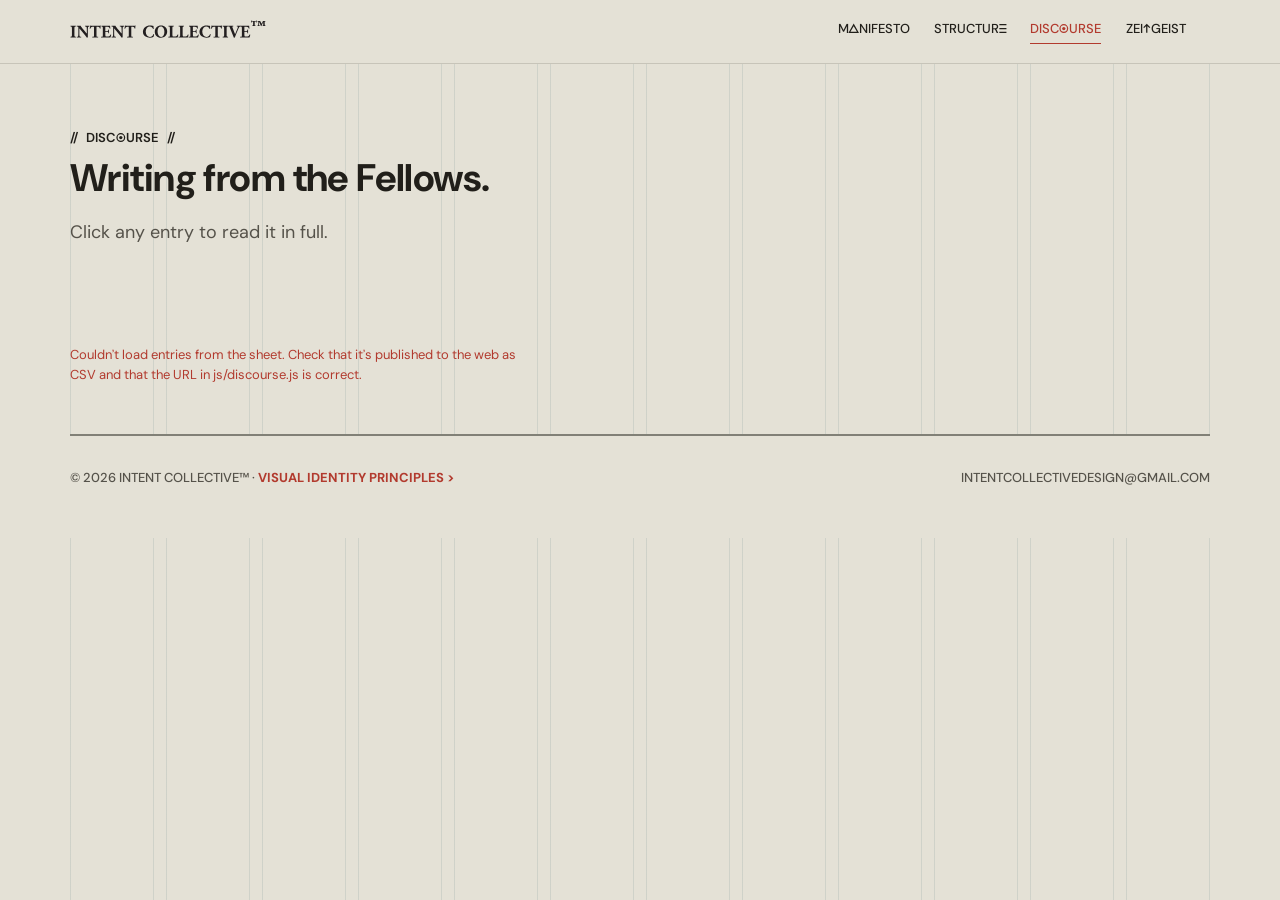
<file: discourse.html>
<!DOCTYPE html>
<html lang="en">
<head>
<meta charset="UTF-8">
<meta name="viewport" content="width=device-width, initial-scale=1.0">
<title>Discourse | Intent Collective</title>
<meta name="description" content="Writing from Intent Collective Fellows.">
<link rel="icon" href="assets/logo.png">
<link rel="stylesheet" href="css/style.css?v=20261120a">
</head>
<body>
<a class="skip-link" href="#main">Skip to content</a>

<header class="site-header">
  <div class="wrap">
    <a href="index.html" class="wordmark-link">
      <img src="assets/wordmark.svg" alt="Intent Collective">
    </a>
    <nav class="site-nav">
      <a href="index.html#manifesto" aria-label="Manifesto">M<span class="glyph glyph--a" aria-hidden="true"><svg viewBox="0 0 103 100" fill="none" stroke="currentColor" stroke-width="14" focusable="false"><path d="M51.5 9 98 91H5Z"/></svg></span>NIFESTO</a>
      <a href="structure.html" aria-label="Structure">STRUCTUR<span class="glyph glyph--e" aria-hidden="true"><svg viewBox="0 0 86 100" fill="none" stroke="currentColor" stroke-width="14" focusable="false"><path d="M4 8H82M4 50H82M4 92H82"/></svg></span></a>
      <a href="discourse.html" aria-label="Discourse" aria-current="page">DISC<span class="glyph glyph--o" aria-hidden="true"><svg viewBox="0 0 106 100" focusable="false"><circle cx="53" cy="50" r="42" fill="none" stroke="currentColor" stroke-width="14"/><circle cx="53" cy="50" r="18" fill="currentColor"/></svg></span>URSE</a>
      <a href="zeitgeist.html" aria-label="Zeitgeist">ZEI<span class="glyph glyph--t" aria-hidden="true"><svg viewBox="0 0 83 100" fill="none" stroke="currentColor" stroke-width="14" focusable="false"><path d="M41.5 96V8M8 40 41.5 6 75 40"/></svg></span>GEIST</a>
    </nav>
  </div>
</header>

<main id="main">
  <section class="page-head">
    <div class="wrap">
      <div class="mark-label"><span aria-hidden="true">DISC<span class="glyph glyph--o" aria-hidden="true"><svg viewBox="0 0 106 100" focusable="false"><circle cx="53" cy="50" r="42" fill="none" stroke="currentColor" stroke-width="14"/><circle cx="53" cy="50" r="18" fill="currentColor"/></svg></span>URSE</span><span class="visually-hidden">Discourse</span></div>
      <h1>Writing from the Fellows.</h1>
      <p class="lede">
        Click any entry to read it in full.
      </p>
    </div>
  </section>

  <div class="wrap">

    <div id="state" class="state-msg">Loading entries…</div>
    <article id="post-detail" class="post-detail" hidden></article>
    <div id="entry-grid" class="entry-grid" hidden></div>
  </div>
</main>

<footer class="site-footer">
  <div class="wrap">
    <span>&copy; <span id="year"></span> intent collective&trade;<span class="sep"> &middot; </span><a class="footer-link" href="principles/">Visual Identity Principles&nbsp;&gt;</a></span>
    <span><a href="mailto:intentcollectivedesign@gmail.com">intentcollectivedesign@gmail.com</a></span>
  </div>
</footer>

<script src="js/discourse.js?v=20261117b"></script>
<script src="js/typography.js"></script>
<script>document.getElementById('year').textContent = new Date().getFullYear();</script>

</body>
</html>
</file>
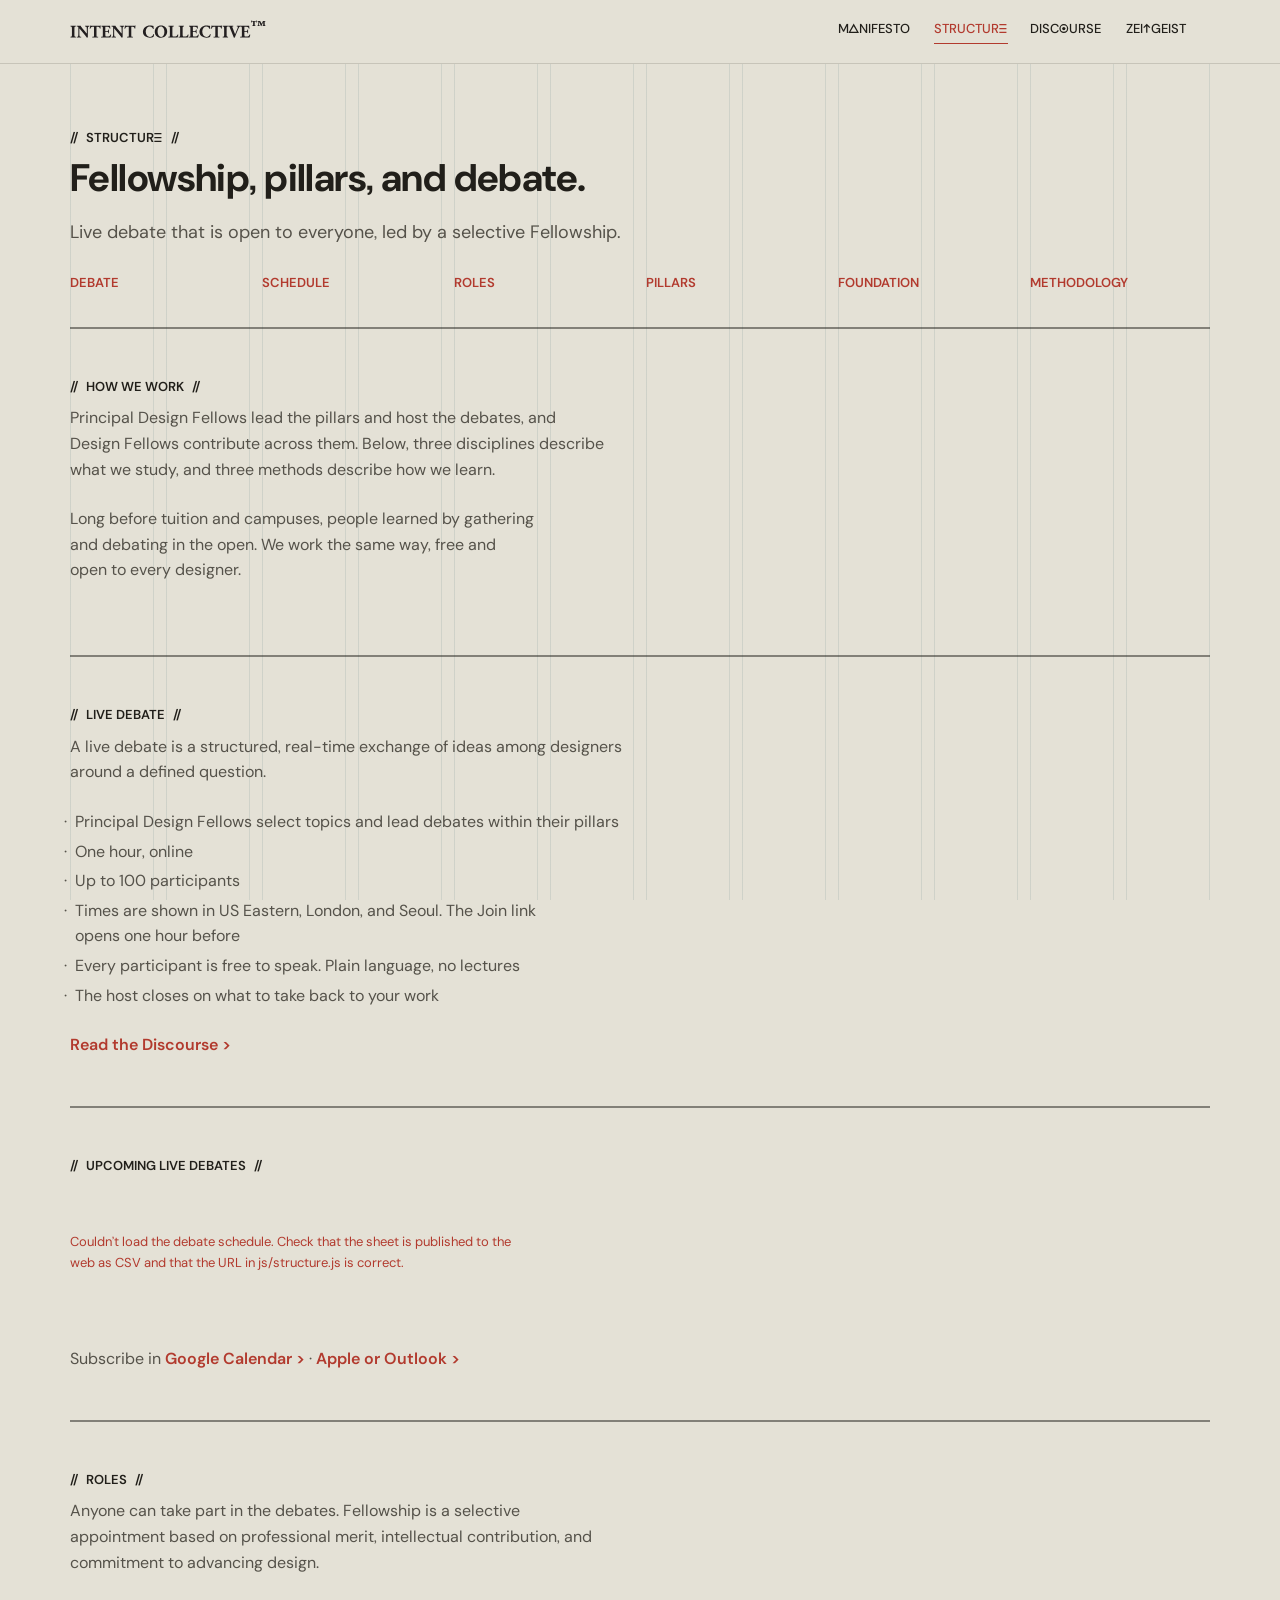
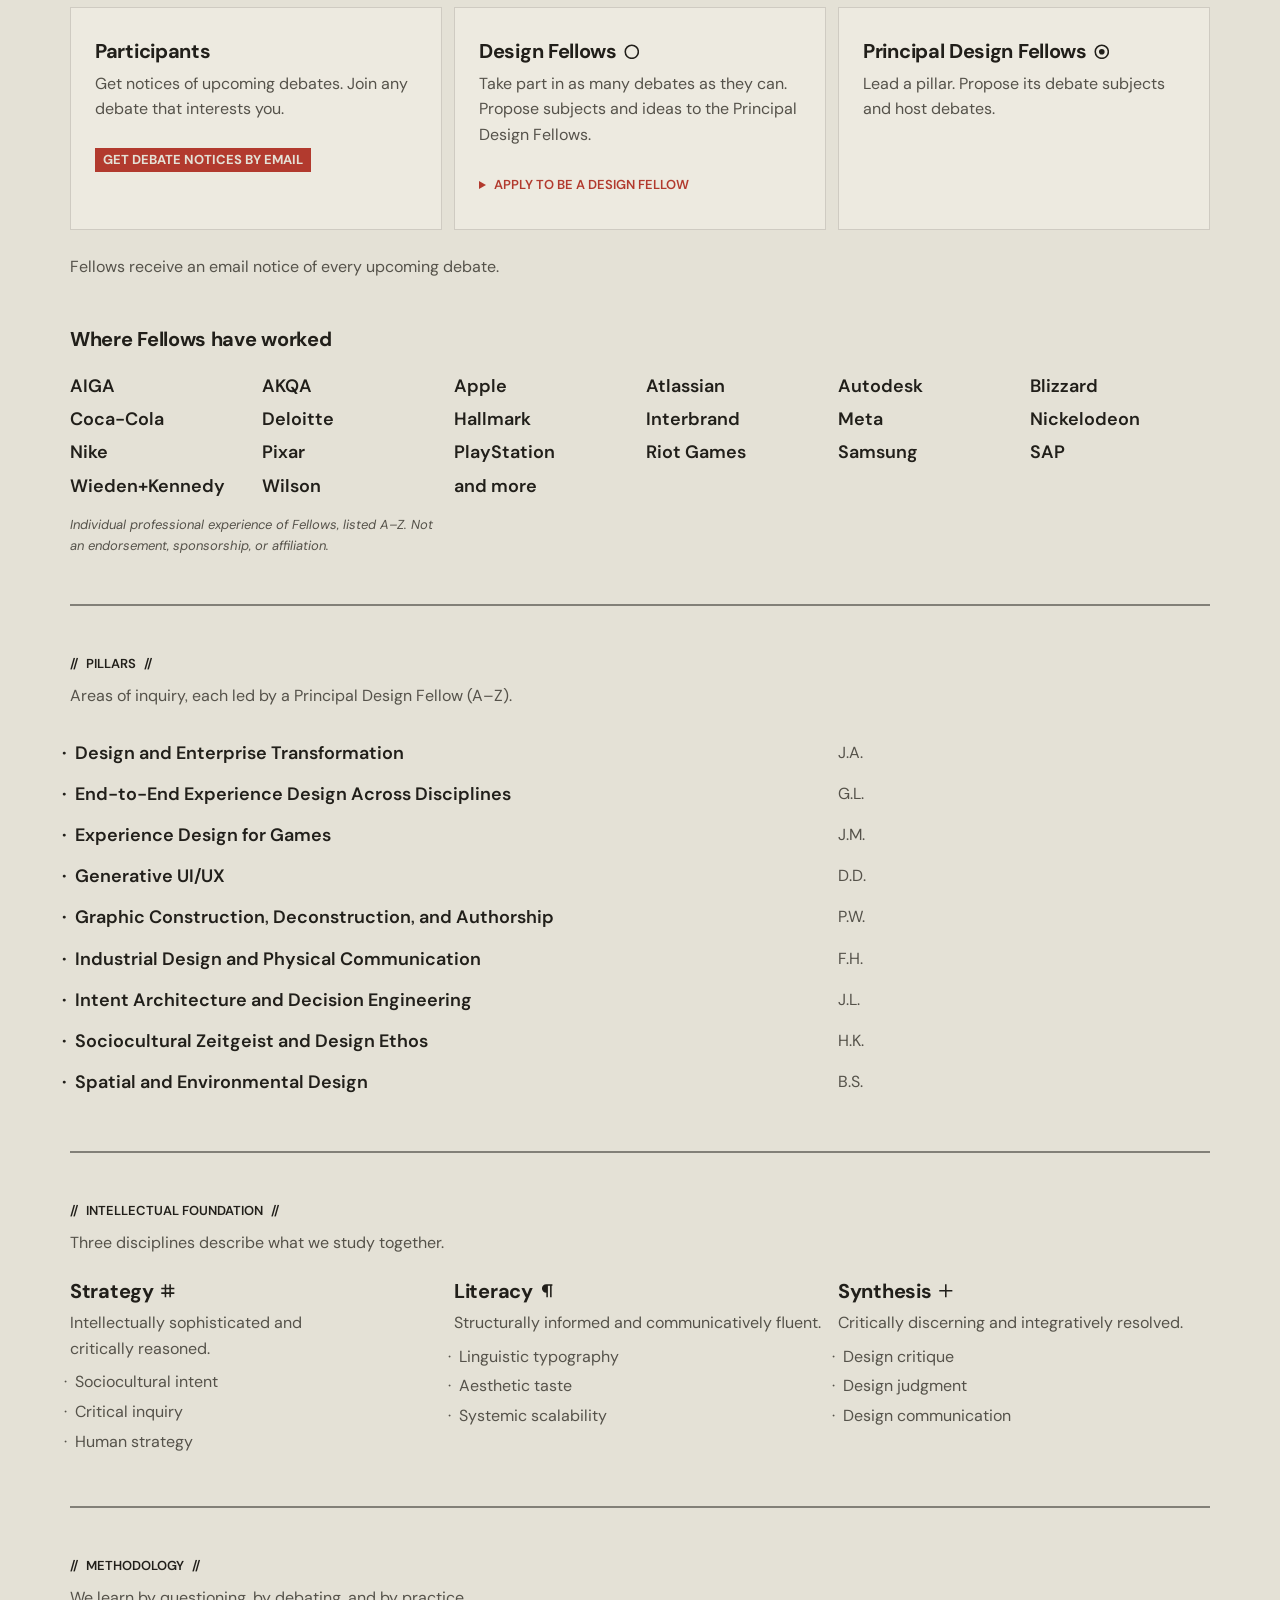
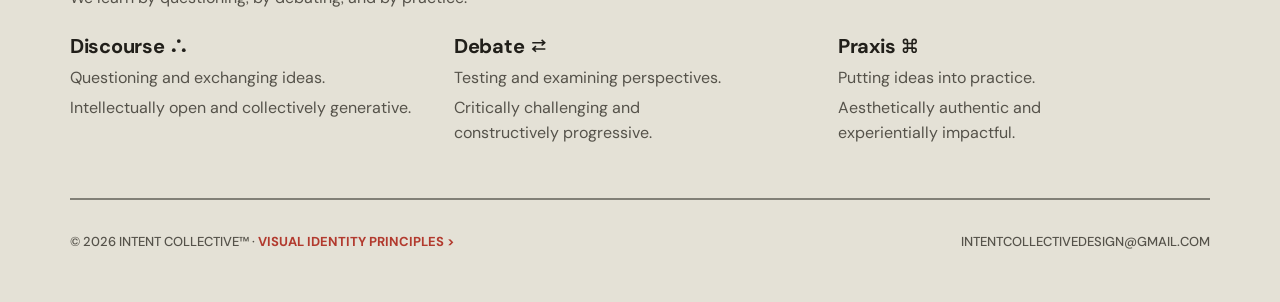
<file: structure.html>
<!DOCTYPE html>
<html lang="en">
<head>
<meta charset="UTF-8">
<meta name="viewport" content="width=device-width, initial-scale=1.0">
<title>Structure | Intent Collective</title>
<meta name="description" content="How Intent Collective works: open live debate, a selective Fellowship, pillars of inquiry, and the methods behind them.">
<link rel="icon" href="assets/logo.png">
<link rel="stylesheet" href="css/style.css?v=20261120a">
</head>
<body>
<a class="skip-link" href="#main">Skip to content</a>

<header class="site-header">
  <div class="wrap">
    <a href="index.html" class="wordmark-link">
      <img src="assets/wordmark.svg" alt="Intent Collective">
    </a>
    <nav class="site-nav">
      <a href="index.html#manifesto" aria-label="Manifesto">M<span class="glyph glyph--a" aria-hidden="true"><svg viewBox="0 0 103 100" fill="none" stroke="currentColor" stroke-width="14" focusable="false"><path d="M51.5 9 98 91H5Z"/></svg></span>NIFESTO</a>
      <a href="structure.html" aria-label="Structure" aria-current="page">STRUCTUR<span class="glyph glyph--e" aria-hidden="true"><svg viewBox="0 0 86 100" fill="none" stroke="currentColor" stroke-width="14" focusable="false"><path d="M4 8H82M4 50H82M4 92H82"/></svg></span></a>
      <a href="discourse.html" aria-label="Discourse">DISC<span class="glyph glyph--o" aria-hidden="true"><svg viewBox="0 0 106 100" focusable="false"><circle cx="53" cy="50" r="42" fill="none" stroke="currentColor" stroke-width="14"/><circle cx="53" cy="50" r="18" fill="currentColor"/></svg></span>URSE</a>
      <a href="zeitgeist.html" aria-label="Zeitgeist">ZEI<span class="glyph glyph--t" aria-hidden="true"><svg viewBox="0 0 83 100" fill="none" stroke="currentColor" stroke-width="14" focusable="false"><path d="M41.5 96V8M8 40 41.5 6 75 40"/></svg></span>GEIST</a>
    </nav>
  </div>
</header>

<main id="main">
  <section class="page-head">
    <div class="wrap">
      <div class="mark-label"><span aria-hidden="true">STRUCTUR<span class="glyph glyph--e" aria-hidden="true"><svg viewBox="0 0 86 100" fill="none" stroke="currentColor" stroke-width="14" focusable="false"><path d="M4 8H82M4 50H82M4 92H82"/></svg></span></span><span class="visually-hidden">Structure</span></div>
      <h1>Fellowship, pillars, and debate.</h1>
      <p class="lede">Live debate that is open to everyone, led by a selective Fellowship.</p>
      <nav class="jump-links" aria-label="On this page">
        <a href="#debates">Debate</a>
        <a href="#schedule">Schedule</a>
        <a href="#roles">Roles</a>
        <a href="#pillars">Pillars</a>
        <a href="#foundation">Foundation</a>
        <a href="#methodology">Methodology</a>
      </nav>
    </div>
  </section>

  <!-- ===================== HOW IT WORKS ===================== -->
  <section class="section-block" id="how">
    <div class="wrap">
      <h2 class="mark-label">How We Work</h2>
      <p class="section-note">Principal Design Fellows lead the pillars and host the debates, and Design Fellows contribute across them. Below, three disciplines describe what we study, and three methods describe how we learn.</p>
      <p class="section-note">Long before tuition and campuses, people learned by gathering and debating in the open. We work the same way, free and open to every&nbsp;designer.</p>
    </div>
  </section>

  <!-- ===================== LIVE DEBATE + SCHEDULE ===================== -->
  <section class="section-block" id="debates">
    <div class="wrap">
      <h2 class="mark-label">Live Debate</h2>
      <p class="section-note">A live debate is a structured, real-time exchange of ideas among designers around a defined question.</p>
      <ul class="bullet-list">
        <li>Principal Design Fellows select topics and lead debates within their pillars</li>
        <li>One hour, online</li>
        <li>Up to 100 participants</li>
        <li>Times are shown in US Eastern, London, and Seoul. The Join link opens one hour before</li>
        <li>Every participant is free to speak. Plain language, no lectures</li>
        <li>The host closes on what to take back to your work</li>
      </ul>
      <p class="card-link-row"><a class="text-link" href="discourse.html">Read the Discourse &gt;</a></p>
    </div>
  </section>

  <!-- ===================== UPCOMING LIVE DEBATES ===================== -->
  <section class="section-block" id="schedule">
    <div class="wrap">
      <h2 class="mark-label">Upcoming Live Debates</h2>

      <div id="debate-state" class="state-msg">Loading debates…</div>
      <div id="debate-upcoming" class="debate-list" hidden></div>
      <p class="cal-subscribe">Subscribe in <a class="text-link" target="_blank" rel="noopener" href="https://calendar.google.com/calendar/u/0?cid=MzcyOWU4ZmJlYTViYjlkM2UzZmI1MzQ3MjQxMWNhNWM0YzhiNTAxZGVmZjNiNTY5NDViYzE1OGRiZDVjMTUwYUBncm91cC5jYWxlbmRhci5nb29nbGUuY29t">Google Calendar&nbsp;&gt;</a><span aria-hidden="true"> &middot; </span><a class="text-link" href="webcal://calendar.google.com/calendar/ical/3729e8fbea5bb9d3e3fb53472411ca5c4c8b501deff3b56945bc158dbd5c150a%40group.calendar.google.com/public/basic.ics">Apple or Outlook&nbsp;&gt;</a></p>
      <div id="debate-past" class="debate-past" hidden></div>
    </div>
  </section>

  <!-- ===================== ROLES ===================== -->
  <section class="section-block" id="roles">
    <div class="wrap">
      <h2 class="mark-label">Roles</h2>
      <p class="section-note">Anyone can take part in the debates. Fellowship is a selective appointment based on professional merit, intellectual contribution, and commitment to advancing design.</p>

      <div class="tier-grid">
        <div class="tier">
          <h3>Participants</h3>
          <p>Get notices of upcoming debates. Join any debate that interests&nbsp;you.</p>
          <div class="notice-signup">
            <button type="button" id="sub-toggle" class="btn-primary" hidden>Get debate notices by email</button>
            <div id="sub-composer" class="composer hidden">
              <p class="section-note">You confirm by email first, and every notice has an unsubscribe link.</p>
              <div class="field-row">
                <div class="field">
                  <label for="sub-first">First name</label>
                  <input type="text" id="sub-first" autocomplete="given-name">
                </div>
                <div class="field">
                  <label for="sub-last">Last name</label>
                  <input type="text" id="sub-last" autocomplete="family-name">
                </div>
              </div>
              <div class="field">
                <label for="sub-email">Email address</label>
                <input type="email" id="sub-email" autocomplete="email" placeholder="name@example.com">
              </div>
              <div class="field hp" aria-hidden="true">
                <label for="sub-website">Leave this empty</label>
                <input type="text" id="sub-website" tabindex="-1" autocomplete="off">
              </div>
              <div class="composer-actions">
                <button type="button" id="sub-submit" class="btn-primary">Get notices</button>
                <span id="sub-status" class="composer-status" aria-live="polite"></span>
              </div>
            </div>
          </div>
        </div>
        <div class="tier">
          <h3>Design Fellows <span class="hg" aria-hidden="true"><svg viewBox="0 0 100 100" fill="none" stroke="currentColor" stroke-width="10" focusable="false"><circle cx="50" cy="50" r="42"/></svg></span></h3>
          <p>Take part in as many debates as they can. Propose subjects and ideas to the Principal Design&nbsp;Fellows.</p>
          <div class="apply-block">
            <button type="button" id="apply-toggle" class="compose-toggle" hidden>Apply to be a Design Fellow</button>
            <div id="apply-composer" class="composer hidden">
              <div class="field-row">
                <div class="field">
                  <label for="ap-first">First name</label>
                  <input type="text" id="ap-first" autocomplete="given-name">
                </div>
                <div class="field">
                  <label for="ap-last">Last name</label>
                  <input type="text" id="ap-last" autocomplete="family-name">
                </div>
              </div>
              <div class="field">
                <label for="ap-email">Email address</label>
                <input type="email" id="ap-email" autocomplete="email" placeholder="name@example.com">
              </div>
              <div class="field">
                <label for="ap-linkedin">LinkedIn profile link</label>
                <input type="text" id="ap-linkedin" autocomplete="url" placeholder="https://www.linkedin.com/in/…">
              </div>
              <div class="field">
                <label for="ap-note">Your interest</label>
                <textarea id="ap-note" rows="4" maxlength="2000" placeholder="A few sentences about you and what you want to debate"></textarea>
              </div>
              <div class="field hp" aria-hidden="true">
                <label for="ap-website">Leave this empty</label>
                <input type="text" id="ap-website" tabindex="-1" autocomplete="off">
              </div>
              <div class="composer-actions">
                <button type="button" id="ap-submit" class="btn-primary">Send</button>
                <span id="ap-status" class="composer-status" aria-live="polite"></span>
              </div>
            </div>
          </div>
        </div>
        <div class="tier">
          <h3>Principal Design Fellows <a class="quiet-link" href="guide/" aria-label="Principal Design Fellow Guide"><span class="hg" aria-hidden="true"><svg viewBox="0 0 100 100" focusable="false"><circle cx="50" cy="50" r="42" fill="none" stroke="currentColor" stroke-width="10"/><circle cx="50" cy="50" r="18" fill="currentColor"/></svg></span></a></h3>
          <p>Lead a pillar. Propose its debate subjects and host&nbsp;debates.</p>
        </div>
      </div>

      <p class="section-note debate-help">Fellows receive an email notice of every upcoming&nbsp;debate.</p>

      <h3 class="sub-head">Where Fellows have worked</h3>
      <ul class="credential-list" aria-label="Organizations where Fellows have worked, in alphabetical order">
        <li>AIGA</li>
        <li>AKQA</li>
        <li>Apple</li>
        <li>Atlassian</li>
        <li>Autodesk</li>
        <li>Blizzard</li>
        <li>Coca-Cola</li>
        <li>Deloitte</li>
        <li>Hallmark</li>
        <li>Interbrand</li>
        <li>Meta</li>
        <li>Nickelodeon</li>
        <li>Nike</li>
        <li>Pixar</li>
        <li>PlayStation</li>
        <li>Riot Games</li>
        <li>Samsung</li>
        <li>SAP</li>
        <li>Wieden+Kennedy</li>
        <li>Wilson</li>
        <li>and more</li>
      </ul>
      <p class="footnote">Individual professional experience of Fellows, listed A&ndash;Z. Not an endorsement, sponsorship, or affiliation.</p>
    </div>
  </section>

  <!-- ===================== PILLARS ===================== -->
  <section class="section-block" id="pillars">
    <div class="wrap">
      <h2 class="mark-label">Pillars</h2>
      <p class="section-note">Areas of inquiry, each led by a Principal Design Fellow (A&ndash;Z).</p>
      <div class="pillar-list">
        <div class="pillar-row">
          <div class="pillar-letter">&middot;</div>
          <div class="pillar-name">Design and Enterprise Transformation</div>
          <div class="pillar-people">J.A.</div>
        </div>
        <div class="pillar-row">
          <div class="pillar-letter">&middot;</div>
          <div class="pillar-name">End-to-End Experience Design Across Disciplines</div>
          <div class="pillar-people">G.L.</div>
        </div>
        <div class="pillar-row">
          <div class="pillar-letter">&middot;</div>
          <div class="pillar-name">Experience Design for Games</div>
          <div class="pillar-people">J.M.</div>
        </div>
        <div class="pillar-row">
          <div class="pillar-letter">&middot;</div>
          <div class="pillar-name">Generative UI/UX</div>
          <div class="pillar-people">D.D.</div>
        </div>
        <div class="pillar-row">
          <div class="pillar-letter">&middot;</div>
          <div class="pillar-name">Graphic Construction, Deconstruction, and Authorship</div>
          <div class="pillar-people">P.W.</div>
        </div>
        <div class="pillar-row">
          <div class="pillar-letter">&middot;</div>
          <div class="pillar-name">Industrial Design and Physical Communication</div>
          <div class="pillar-people">F.H.</div>
        </div>
        <div class="pillar-row">
          <div class="pillar-letter">&middot;</div>
          <div class="pillar-name">Intent Architecture and Decision Engineering</div>
          <div class="pillar-people">J.L.</div>
        </div>
        <div class="pillar-row">
          <div class="pillar-letter">&middot;</div>
          <div class="pillar-name">Sociocultural Zeitgeist and Design Ethos</div>
          <div class="pillar-people">H.K.</div>
        </div>
        <div class="pillar-row">
          <div class="pillar-letter">&middot;</div>
          <div class="pillar-name">Spatial and Environmental Design</div>
          <div class="pillar-people">B.S.</div>
        </div>
      </div>
    </div>
  </section>

  <!-- ===================== INTELLECTUAL FOUNDATION ===================== -->
  <section class="section-block" id="foundation">
    <div class="wrap">
      <h2 class="mark-label">Intellectual Foundation</h2>
      <p class="section-note">Three disciplines describe what we study together.</p>
      <div class="triad">
        <div class="triad-item">
          <h3>Strategy <span class="hg" aria-hidden="true"><svg viewBox="0 0 100 100" fill="none" stroke="currentColor" stroke-width="10" focusable="false"><path d="M35 8V92M65 8V92M8 35H92M8 65H92"/></svg></span></h3>
          <p>Intellectually sophisticated and critically reasoned.</p>
          <ul class="bullet-list">
            <li>Sociocultural intent</li>
            <li>Critical inquiry</li>
            <li>Human strategy</li>
          </ul>
        </div>
        <div class="triad-item">
          <h3>Literacy <span class="hg" aria-hidden="true"><svg viewBox="0 0 100 100" fill="none" stroke="currentColor" stroke-width="10" focusable="false"><path d="M52 8V92M76 8V92M86 13H46a22 22 0 0 0 0 44h6"/><path d="M52 13H46a22 22 0 0 0 0 44h6Z" fill="currentColor" stroke="none"/></svg></span></h3>
          <p>Structurally informed and communicatively fluent.</p>
          <ul class="bullet-list">
            <li>Linguistic typography</li>
            <li>Aesthetic taste</li>
            <li>Systemic scalability</li>
          </ul>
        </div>
        <div class="triad-item">
          <h3>Synthesis <span class="hg" aria-hidden="true"><svg viewBox="0 0 100 100" fill="none" stroke="currentColor" stroke-width="10" focusable="false"><path d="M50 8V92M8 50H92"/></svg></span></h3>
          <p>Critically discerning and integratively resolved.</p>
          <ul class="bullet-list">
            <li>Design critique</li>
            <li>Design judgment</li>
            <li>Design communication</li>
          </ul>
        </div>
      </div>
    </div>
  </section>

  <!-- ===================== METHODOLOGY ===================== -->
  <section class="section-block" id="methodology">
    <div class="wrap">
      <h2 class="mark-label">Methodology</h2>
      <p class="section-note">We learn by questioning, by debating, and by practice.</p>
      <div class="triad">
        <div class="triad-item">
          <h3>Discourse <span class="hg" aria-hidden="true"><svg viewBox="0 0 100 100" fill="none" stroke="currentColor" stroke-width="10" focusable="false"><g fill="currentColor" stroke="none"><circle cx="50" cy="20" r="12"/><circle cx="18" cy="78" r="12"/><circle cx="82" cy="78" r="12"/></g></svg></span></h3>
          <p>Questioning and exchanging ideas.</p>
          <p>Intellectually open and collectively generative.</p>
        </div>
        <div class="triad-item">
          <h3>Debate <span class="hg" aria-hidden="true"><svg viewBox="0 0 100 100" fill="none" stroke="currentColor" stroke-width="10" focusable="false"><path d="M8 30H88M68 12 88 30 68 48M92 70H12M32 52 12 70 32 88"/></svg></span></h3>
          <p>Testing and examining perspectives.</p>
          <p>Critically challenging and constructively progressive.</p>
        </div>
        <div class="triad-item">
          <h3>Praxis <span class="hg" aria-hidden="true"><svg viewBox="0 0 100 100" fill="none" stroke="currentColor" stroke-width="10" focusable="false"><path d="M35 35V22A13 13 0 1 0 22 35H78A13 13 0 1 0 65 22V78A13 13 0 1 0 78 65H22A13 13 0 1 0 35 78Z"/></svg></span></h3>
          <p>Putting ideas into practice.</p>
          <p>Aesthetically authentic and experientially impactful.</p>
        </div>
      </div>
    </div>
  </section>
</main>

<footer class="site-footer">
  <div class="wrap">
    <span>&copy; <span id="year"></span> intent collective&trade;<span class="sep"> &middot; </span><a class="footer-link" href="principles/">Visual Identity Principles&nbsp;&gt;</a></span>
    <span><a href="mailto:intentcollectivedesign@gmail.com">intentcollectivedesign@gmail.com</a></span>
  </div>
</footer>

<script src="js/config.js"></script>
<script src="js/anchors.js"></script>
<script src="js/calendar.js"></script>
<script src="js/structure.js?v=20261117a"></script>
<script src="js/subscribe.js?v=20261117a"></script>
<script src="js/apply.js?v=20261117a"></script>
<script src="js/typography.js"></script>
<script>document.getElementById('year').textContent = new Date().getFullYear();</script>

</body>
</html>
</file>
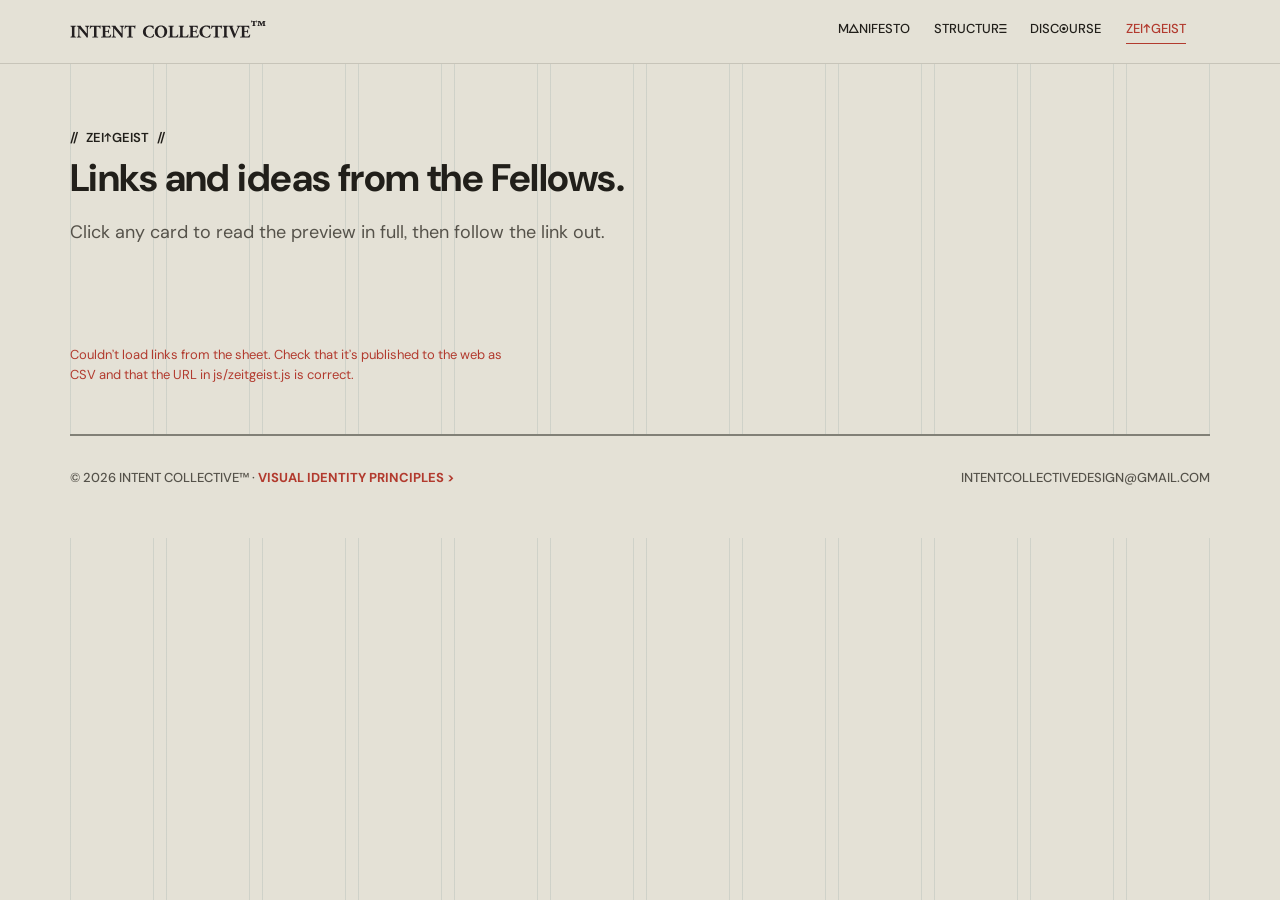
<file: zeitgeist.html>
<!DOCTYPE html>
<html lang="en">
<head>
<meta charset="UTF-8">
<meta name="viewport" content="width=device-width, initial-scale=1.0">
<title>Zeitgeist | Intent Collective</title>
<meta name="description" content="Links and ideas shared by Intent Collective Fellows.">
<link rel="icon" href="assets/logo.png">
<link rel="stylesheet" href="css/style.css?v=20261120a">
</head>
<body>
<a class="skip-link" href="#main">Skip to content</a>

<header class="site-header">
  <div class="wrap">
    <a href="index.html" class="wordmark-link">
      <img src="assets/wordmark.svg" alt="Intent Collective">
    </a>
    <nav class="site-nav">
      <a href="index.html#manifesto" aria-label="Manifesto">M<span class="glyph glyph--a" aria-hidden="true"><svg viewBox="0 0 103 100" fill="none" stroke="currentColor" stroke-width="14" focusable="false"><path d="M51.5 9 98 91H5Z"/></svg></span>NIFESTO</a>
      <a href="structure.html" aria-label="Structure">STRUCTUR<span class="glyph glyph--e" aria-hidden="true"><svg viewBox="0 0 86 100" fill="none" stroke="currentColor" stroke-width="14" focusable="false"><path d="M4 8H82M4 50H82M4 92H82"/></svg></span></a>
      <a href="discourse.html" aria-label="Discourse">DISC<span class="glyph glyph--o" aria-hidden="true"><svg viewBox="0 0 106 100" focusable="false"><circle cx="53" cy="50" r="42" fill="none" stroke="currentColor" stroke-width="14"/><circle cx="53" cy="50" r="18" fill="currentColor"/></svg></span>URSE</a>
      <a href="zeitgeist.html" aria-label="Zeitgeist" aria-current="page">ZEI<span class="glyph glyph--t" aria-hidden="true"><svg viewBox="0 0 83 100" fill="none" stroke="currentColor" stroke-width="14" focusable="false"><path d="M41.5 96V8M8 40 41.5 6 75 40"/></svg></span>GEIST</a>
    </nav>
  </div>
</header>

<main id="main">
  <section class="page-head">
    <div class="wrap">
      <div class="mark-label"><span aria-hidden="true">ZEI<span class="glyph glyph--t" aria-hidden="true"><svg viewBox="0 0 83 100" fill="none" stroke="currentColor" stroke-width="14" focusable="false"><path d="M41.5 96V8M8 40 41.5 6 75 40"/></svg></span>GEIST</span><span class="visually-hidden">Zeitgeist</span></div>
      <h1>Links and ideas from the Fellows.</h1>
      <p class="lede">
        Click any card to read the preview in full, then follow the link out.
      </p>
    </div>
  </section>

  <div class="wrap">

    <div id="state" class="state-msg">Loading links…</div>
    <article id="post-detail" class="post-detail" hidden></article>
    <div id="entry-grid" class="entry-grid" hidden></div>
  </div>
</main>

<footer class="site-footer">
  <div class="wrap">
    <span>&copy; <span id="year"></span> intent collective&trade;<span class="sep"> &middot; </span><a class="footer-link" href="principles/">Visual Identity Principles&nbsp;&gt;</a></span>
    <span><a href="mailto:intentcollectivedesign@gmail.com">intentcollectivedesign@gmail.com</a></span>
  </div>
</footer>

<script src="js/zeitgeist.js?v=20261120a"></script>
<script src="js/typography.js"></script>
<script>document.getElementById('year').textContent = new Date().getFullYear();</script>

</body>
</html>
</file>
<file: css/style.css>
/* ==========================================================================
   Intent Collective: design system

   One typeface (DM Sans) plus the italic serif used only for the manifesto
   quote. Everything below is built from the tokens in :root.

   TYPE      Five sizes for text, two for display.
             label 13   uppercase controls, nav, notes, meta
             body  16   all running text, cards, lists, form fields
             large 18   hero statement, page intros, pillar names, long posts
             title 20   card and column headings
             display    page titles and the manifesto quote
             hero       the homepage headline

   EMPHASIS  Three levels, each with one job.
             plain      ink text
             action     brick red: every link, toggle and button
             highlight  brick red outline: only the next debate

   SPACE     One step of 4px. Every margin, padding and gap is a step
             (4 8 12 16 24 32 48 64 96).

   GRID      12 columns of 84px with 12px gutters, drawn behind the page.
             Tablet 6 columns, phone 4 with 8px gutters. Every element
             spans whole columns.

   COLOR     paper, raised paper, ink, soft ink, red, sage (sage is used for
             non-clickable metadata only), plus two rule strengths.

   Contents  1 tokens  2 base  3 type roles  4 shell  5 hero and page head
             6 sections and rules  7 lists  8 cards  9 links, buttons,
             toggles  10 forms  11 posts and editor  12 debates  13 manifesto
             14 responsive
   ========================================================================== */

@import url('https://fonts.googleapis.com/css2?family=EB+Garamond:ital,wght@1,400&display=swap');

/* DM Sans is hosted here, not by Google, because Google's copy drops the
   stylistic sets. Trimmed to Latin, weights 400 to 700, and the features
   in use. ss01 gives the traditional teardrop quotes, apostrophe and comma. */
@font-face {
  font-family: 'DM Sans';
  src: url('../assets/fonts/DMSans-Roman.woff2') format('woff2');
  font-weight: 400 700;
  font-style: normal;
  font-display: swap;
}
@font-face {
  font-family: 'DM Sans';
  src: url('../assets/fonts/DMSans-Italic.woff2') format('woff2');
  font-weight: 400 700;
  font-style: italic;
  font-display: swap;
}


/* ---------- 1. tokens ---------- */

:root {
  /* color */
  --paper: #E4E1D6;
  --paper-raised: #EDEAE0;
  --ink: #211F1A;
  --ink-soft: #55524A;
  --mark: #B23A2E;
  --sage: #5B6B5E;
  --grid-line: #8FA6A340;
  --rule: #21201a26;
  --rule-strong: #21201a80;

  /* type */
  --font: 'DM Sans', sans-serif;
  --font-quote: 'EB Garamond', serif;
  --fs-label: 13px;
  --fs-body: 16px;
  --fs-large: 18px;
  --fs-title: 20px;
  --fs-display: clamp(1.75rem, 3.6vw, 2.4rem);
  --fs-hero: clamp(2.2rem, 5vw, 4rem);

  /* space: every distance is a step of 4px, including the grid's
     columns (84px) and gutters (12px, 8px on phones).
     A border counts as space: a card with a heavier outline loses the
     same amount of padding, so its content keeps the same inset. */
  --s0: 4px;
  --s1: 8px;
  --s2: 16px;
  --s3: 24px;
  --s4: 32px;
  --s5: 48px;
  --s6: 64px;
  --s7: 96px;
  --margin: var(--s4);           /* page margin: 32px, half on the smallest phones */
  --btn-pad: 4px 8px;            /* inner space of every filled button */

  /* layout: the grid. 12 columns of 84px with 12px gutters make the
     1140px text column. Columns hold elements, gutters only space them.
     Tablet 6 columns, phone 4 with 8px gutters. The lines on the page are
     drawn from the same numbers that place the content, so the two stay
     aligned at every width. */
  --text-w: 1140px;
  --max-w: calc(var(--text-w) + 2 * var(--margin));
  --cols: 12;
  --gutter: 12px;
  /* One column, as a share of the parent's width (the text column). */
  --col: calc((100% - (var(--cols) - 1) * var(--gutter)) / var(--cols));
  /* Running text spans 6 of 12 columns, lead text 8. */
  --measure-cols: 6;
  --wide-cols: 8;
  --measure: calc(var(--measure-cols) * var(--col) + (var(--measure-cols) - 1) * var(--gutter));
  --measure-wide: calc(var(--wide-cols) * var(--col) + (var(--wide-cols) - 1) * var(--gutter));
  --header-h: 64px;
}

@media (max-width: 1023px) { :root { --cols: 6; --measure-cols: 4; --wide-cols: 6; } }
@media (max-width: 640px)  { :root { --cols: 4; --gutter: var(--s1); --measure-cols: 4; --wide-cols: 4; } }


/* ---------- 2. base ---------- */

* { box-sizing: border-box; }

[hidden] { display: none !important; }

html { scroll-behavior: smooth; }

@media (prefers-reduced-motion: reduce) {
  html { scroll-behavior: auto; }
  * { animation-duration: 0.01ms !important; transition-duration: 0.01ms !important; }
}

body {
  margin: 0;
  background-color: var(--paper);
  color: var(--ink);
  font-family: var(--font);
  font-feature-settings: "ss01" 1;
  font-size: var(--fs-body);
  line-height: 1.6;
  -webkit-font-smoothing: antialiased;
}

/* The grid: two faint lines per column, the gutter between them left
   empty, behind the text column. The header and footer are the top and
   bottom margins, plain paper. */
body::before {
  content: "";
  position: fixed;
  inset: 0 auto 0 50%;
  transform: translateX(-50%);
  width: min(100% - 2 * var(--margin), var(--text-w));
  z-index: -1;
  pointer-events: none;
  background-image: repeating-linear-gradient(90deg,
    var(--grid-line) 0 1px,
    transparent 1px calc(var(--col) - 1px),
    var(--grid-line) calc(var(--col) - 1px) var(--col),
    transparent var(--col) calc((100% + var(--gutter)) / var(--cols)));
}

a { color: inherit; text-decoration: none; }
::selection { background: var(--mark); color: var(--paper); }
:focus-visible { outline: 2px solid var(--mark); outline-offset: 3px; }

/* Skip link: hidden until reached by keyboard, then shown over the header. */
.skip-link {
  position: absolute;
  left: var(--margin);
  top: var(--s1);
  z-index: 20;
  transform: translateY(-200%);
  padding: var(--btn-pad);
  background: var(--mark);
  color: var(--paper);
  font-size: var(--fs-label);
  font-weight: 600;
  text-transform: uppercase;
}
.skip-link:focus { transform: none; }
img { max-width: 100%; display: block; }

p, li { text-wrap: pretty; }
h1, h2, h3 { text-wrap: balance; }

h1, h2, h3 {
  font-family: var(--font);
  font-weight: 700;
  line-height: 1.12;
  margin: 0 0 0.4em;
}

h1 { font-size: var(--fs-display); }
h3 { font-size: var(--fs-title); }
h1, h3 { letter-spacing: -0.015em; }   /* bold headings set a touch tighter than text */

.brand { font-size: 0.9em; }     /* the name in capitals sits a little smaller */

/* Drawn heading glyphs (Fellows, Foundation, Methodology): one stroke
   weight, the same size and weight in every browser. */
.hg {
  display: inline-block;
  width: 0.78em;
  height: 0.78em;
  margin-left: 0.1em;
  vertical-align: -0.06em;
}

.hg svg { display: block; width: 100%; height: 100%; }


/* ---------- 3. type roles ---------- */

/* Label: uppercase, small, one weight. Used by every control and tag. */
.site-nav,
.site-footer,
.mark-label,
.entry-meta,
.post-meta,
.compose-toggle,
.field label,
.btn-primary,
.jump-links,
.back-link,
.debate-past summary,
.manifesto-more summary {
  font-size: var(--fs-label);
  font-weight: 600;
  text-transform: uppercase;
}

/* Note: small, not uppercase. */
.state-msg,
.field-hint,
.footnote,
.byline,
.composer-status,
.post-result-meta,
.post-result-empty,
.rte-media-note {
  font-size: var(--fs-label);
  font-weight: 400;
}

/* Large: lead text and primary list items. */
.page-head .lede,
.pillar-name,
.credential-list li,
.post-body {
  font-size: var(--fs-large);
}


/* ---------- 4. shell ---------- */

.wrap { max-width: var(--max-w); margin: 0 auto; padding: 0 var(--margin); }

.site-header {
  border-bottom: 1px solid var(--rule);
  background: var(--paper);
  position: sticky;
  top: 0;
  z-index: 10;
  min-height: var(--header-h);
}

.site-header .wrap {
  display: grid;
  grid-template-columns: repeat(var(--cols), minmax(0, 1fr));
  column-gap: var(--gutter);
  align-items: center;
  min-height: calc(var(--header-h) - 1px);   /* the 1px rule completes it */
}

/* The wordmark spans the first two columns: the E of COLLECTIVE ends on
   the line of column 2 and the ™ hangs past it, like punctuation. The
   image is wider than the two columns by the ™ (281.1 / 258.54 of the
   drawing's width). Where two columns are wide (tablets, large phones)
   it stops growing at 32px tall (216px wide) and no longer aligns. */
.wordmark-link { display: block; grid-column: 1 / span 2; }
.wordmark-link img { display: block; width: min(calc(100% * 281.1 / 258.54), 216px); max-width: none; height: auto; }
.wordmark-bottom { height: 28px; width: auto; margin-top: var(--s5); }

/* The menu takes the last four columns, one label to a column, each set
   flush left on its column's line, like everything else. */
.site-nav {
  grid-column: -5 / -1;
  display: grid;
  grid-template-columns: repeat(4, minmax(0, 1fr));
  column-gap: var(--gutter);
  font-weight: 500;
}
.site-nav a { position: relative; padding-bottom: var(--s0); justify-self: start; white-space: nowrap; }

.site-nav a::after {
  content: "";
  position: absolute;
  left: 0; right: 100%; bottom: 0;
  height: 1px;
  background: var(--mark);
  transition: right 0.2s ease;
}

.site-nav a:hover::after,
.site-nav a[aria-current="page"]::after { right: 0; }
.site-nav a[aria-current="page"] { color: var(--mark); }

/* One letter in each section name (nav and page label) is a drawn glyph that matches DM Sans cap
   height and stroke weight. The page name stays the link's accessible label. */
.glyph {
  display: inline-block;
  height: 0.7em;
  margin: 0 0.03em;
  vertical-align: baseline;
}

.glyph svg { display: block; width: 100%; height: 100%; overflow: visible; }
.glyph--a { width: 0.72em; }
.glyph--o { width: 0.74em; }
.glyph--e { width: 0.6em; }
.glyph--t { width: 0.58em; }

/* Easter egg: the glyph turns red on its own. On hover the glyph alone turns red;
   when a page opens, its glyph is red first and the word follows. */
.site-nav a:hover .glyph,
.site-nav a[aria-current="page"] .glyph { color: var(--mark); }
.site-nav a[aria-current="page"] { animation: word-follows 0.6s ease 0.5s backwards; }
@keyframes word-follows { from { color: var(--ink); } }
.site-nav a[aria-current="page"]::after { animation: underline-follows 0.6s ease 0.5s backwards; }
@keyframes underline-follows { from { right: 100%; } }

.site-footer {
  background: var(--paper);      /* the bottom margin: no columns */
  padding: 0 0 var(--s5);
  font-weight: 500;
  color: var(--ink-soft);
}

.site-footer .wrap {
  position: relative;
  display: flex;
  justify-content: space-between;
  flex-wrap: wrap;
  gap: var(--s2);
  padding-top: var(--s4);
}

.site-footer .wrap::before {
  content: "";
  position: absolute;
  top: 0;
  left: var(--margin);
  right: var(--margin);
  height: 2px;
  background: var(--rule-strong);
}


/* ---------- 5. hero and page head ---------- */

.hero { padding: var(--s5) 0; }

.hero h1 { font-size: var(--fs-hero); max-width: 24ch; }

.hero p { max-width: var(--measure-wide); font-size: var(--fs-title); line-height: 1.5; color: var(--ink); }

.logo-mark { width: 144px; height: auto; margin-bottom: var(--s3); }
.logo-link { width: calc(2 * var(--col) + var(--gutter)); }   /* two columns */

/* Easter egg: the Index logo's stone nudges on hover and is thrown on click (js/stone.js). */
.logo-link { position: relative; display: inline-block; margin-bottom: var(--s3); }
.logo-link .logo-mark { display: block; width: 100%; margin-bottom: 0; }
/* On hover her hand turns a little clockwise at the wrist (the piece's lower
   right corner), the way a throw begins, then settles back. */
.logo-stone { position: absolute; left: 86.245%; top: 5.497%; width: 13.383%; transform-origin: 85% 100%; }
@media (hover: hover) { .logo-link:hover .logo-stone { animation: stone-nudge 0.5s ease-in-out; } }
.logo-stone.wind { animation: stone-nudge 0.5s ease-in-out; }
@keyframes stone-nudge {
  40% { transform: rotate(16deg); }
  70% { transform: rotate(-3deg); }
}
.thrown-stone { position: fixed; z-index: 100; pointer-events: none; }
.stone-period { display: inline-block; width: 0.34em; margin-left: 0.06em; position: relative; z-index: 11; }  /* above the header as it falls in */
.stone-period img { display: block; width: 100%; }

.page-head { padding: var(--s6) 0 var(--s4); }
.page-head h1 { max-width: 24ch; }

.page-head p.lede {
  max-width: var(--measure-wide);
  color: var(--ink-soft);
  text-wrap: balance;
}

.jump-links a,
.site-footer a { display: inline-block; line-height: var(--s3); }   /* 24px targets */

/* The one action in the footer: red and bold like every other link
   that goes somewhere, kept on one line. */
.site-footer a.footer-link { color: var(--mark); font-weight: 700; white-space: nowrap; }
.site-footer a.footer-link:hover { text-decoration: underline; }
/* On phones the link takes its own line rather than leaving the
   midpoint stranded at a line end. */
@media (max-width: 640px) {
  .site-footer .sep { display: none; }
  .site-footer a.footer-link { display: block; }
}

.jump-links {
  display: grid;
  grid-template-columns: repeat(var(--cols), minmax(0, 1fr));
  gap: var(--s1) var(--gutter);
  margin-top: var(--s3);
}
/* Each link starts on a column line: two columns each on a wide screen,
   one on a tablet, two again on narrow tablets and phones. */
.jump-links a { grid-column: span 2; justify-self: start; white-space: nowrap; }
@media (max-width: 1023px) { .jump-links a { grid-column: span 1; } }
/* Below 720px one column is narrower than Methodology. */
@media (max-width: 719px)  { .jump-links a { grid-column: span 2; } }


/* ---------- 6. sections and rules ---------- */

.section-block,
.manifesto { scroll-margin-top: var(--header-h); }
.section-block { padding: 0 0 var(--s5); }

/* Section rule: 2px, drawn inside the text column. */
.section-block > .wrap::before {
  content: "";
  display: block;
  height: 2px;
  background: var(--rule-strong);
  margin-bottom: var(--s5);
}

/* Mark label: the annotation that opens each section. Set in ink, because
   red means one thing on this site, something you can act on. */
.mark-label {
  color: var(--ink);
  line-height: 1.6;               /* same as a label, also when it is an h2 */
  margin-top: 0;
  display: flex;
  align-items: center;
  gap: var(--s1);
  margin-bottom: var(--s1);
}

.visually-hidden {
  position: absolute; width: 1px; height: 1px; padding: 0; margin: -1px;
  overflow: hidden; clip: rect(0 0 0 0); white-space: nowrap; border: 0;
}

.mark-label::before,
.mark-label::after { content: "//"; color: var(--ink); }

/* Running text in sections */
.section-note,
.apply-note,
.principle {
  max-width: var(--measure);
  margin: 0 0 var(--s3);
}

.principle { text-wrap: balance; }
.section-note { color: var(--ink-soft); }
.apply-note { margin-top: var(--s4); color: var(--ink-soft); }
.principle { color: var(--ink); }

.debate-help { margin: var(--s3) 0 0; }
.sub-head { margin: var(--s5) 0 var(--s2); }
.card-link-row { display: flex; flex-wrap: wrap; gap: var(--s1) var(--s3); margin: var(--s3) 0 0; }

/* Structure: "Subscribe in Google Calendar > · Apple or Outlook >" (lead-in in soft ink) */
.cal-subscribe { margin: var(--s3) 0 0; color: var(--ink-soft); }


/* ---------- 7. lists ---------- */

/* Simple bullets: one rule for every dotted list. */
.bullets,
.bullet-list {
  list-style: none;
  margin: 0 0 var(--s3);
  padding: 0;
  max-width: var(--measure);
}

.bullets li,
.bullet-list li {
  position: relative;
  margin: 0 0 var(--s0);
  padding-left: 0.3em;
  color: var(--ink-soft);
}

/* Lists use the midpoint, hung optically. The point halfway between
   the midpoint and the first letter sits on the column line, so the
   text is set in 0.3em and the midpoint hangs out by the same amount. */
.bullets li::before,
.bullet-list li::before { content: "\00B7"; position: absolute; left: -0.45em; width: 0.3em; text-align: center; }

.triad-item .bullet-list,
.tier .bullet-list { margin: var(--s1) 0 0; }

/* Pillars */
.pillar-list { margin-top: var(--s3); display: flex; flex-direction: column; }

.pillar-row {
  position: relative;
  row-gap: 0;
  align-items: start;
  padding: var(--s1) 0;
}

/* The mark hangs like a list mark (see Lists). Name in columns 1 to 8,
   people in 9 to 12. */
.pillar-letter { position: absolute; top: var(--s1); left: -0.45em; width: 0.3em; text-align: center; }
.pillar-name   { grid-column: 1 / span 8; padding-left: 0.3em; }

.pillar-letter { font-weight: 700; color: var(--ink); font-size: var(--fs-large); line-height: 1.4; }
.pillar-name { font-weight: 600; line-height: 1.4; overflow-wrap: anywhere; }
.pillar-people { grid-column: 9 / span 4; line-height: 1.5; color: var(--ink-soft); }

/* Company list */
.credential-list {
  list-style: none;
  margin: var(--s3) 0 0;
  padding: 0;
  row-gap: var(--s1);
}

.credential-list li { font-weight: 600; line-height: 1.4; }

/* Footnote: small italic note, same width as the paragraphs above it */
.footnote {
  max-width: var(--measure);
  margin: var(--s2) 0 0;
  font-style: italic;
  color: var(--ink-soft);
}

.manifesto .footnote {
  max-width: var(--measure);
  margin-top: var(--s4);
  color: var(--ink-soft);
}


/* ---------- 8. cards and columns ---------- */

/* One card: raised paper, 1px rule. Used by fellowship tiers, entries,
   debates and the forms. */
.tier,
.entry-card,
.composer {
  background: var(--paper-raised);
  border: 1px solid var(--rule);
}

.tier-grid { margin-top: var(--s4); }

.tier { padding: var(--s4) var(--s3); min-width: 0; }
.tier h3 { margin-bottom: var(--s1); }
.tier p { color: var(--ink-soft); margin: 0; }
.tier p + p { margin-top: var(--s2); }
.tier .bullet-list + p { margin-top: var(--s2); }
.tier p.card-link { margin-top: var(--s2); }

/* Columns: disciplines, methods, reasons */
.triad { row-gap: var(--s4); margin-top: var(--s3); }

.triad-item h3 { margin: 0 0 var(--s1); }
.triad-item p { margin: 0 0 var(--s0); color: var(--ink-soft); }

/* Entries (Discourse, Zeitgeist) and debates */

.entry-grid { padding-bottom: var(--s7); }

.entry-card {
  padding: calc(var(--s3) - 1px);   /* 1px rule + padding = 24px */
  display: flex;
  flex-direction: column;
  gap: var(--s2);
  transition: border-color 0.15s ease;
  width: 100%;
  min-width: 0;
  text-align: left;
  font: inherit;
  color: inherit;
  cursor: pointer;
}

.entry-card:hover { border-color: var(--mark); }

.entry-meta { color: var(--sage); display: flex; justify-content: space-between; }
.entry-card h3 { margin-bottom: 0; overflow-wrap: anywhere; }
.debate-card .debate-head { padding-bottom: var(--s2); border-bottom: 1px solid var(--ink); }
.entry-card .excerpt { color: var(--ink); flex-grow: 1; overflow-wrap: anywhere; }

.entry-card .byline {
  color: var(--sage);
  border-top: 1px dashed var(--rule);
  padding-top: var(--s1);
  font-weight: 500;
}

.state-msg { color: var(--ink-soft); padding: var(--s5) 0; max-width: 50ch; }
.state-msg.is-error { color: var(--mark); }


/* ---------- 9. links, buttons, toggles ---------- */

/* Action = brick red. Standalone links and controls are semibold; links
   inside a sentence are underlined. */
.text-link,
.debate-links a,
.card-action a,
.card-link a { color: var(--mark); font-weight: 600; }

.text-link:hover,
.debate-links a:hover,
.card-action a:hover,
.card-link a:hover { text-decoration: underline; }

.apply-note a,
.post-body a,
.rte-body a { color: var(--mark); text-decoration: underline; }

/* Label-style controls: jump links, toggles, back link, summaries */
.jump-links a,
.compose-toggle,
.back-link,
.debate-past summary,
.manifesto-more summary { color: var(--mark); cursor: pointer; }

.jump-links a:hover,
.compose-toggle:hover,
.back-link:hover,
.debate-past summary:hover,
.manifesto-more summary:hover { color: var(--ink); }

.compose-toggle {
  background: none;
  border: none;
  padding: 0 0 var(--s3);
  font-family: var(--font);
}

/* Disclosure: a solid triangle at the front means "opens in place".
   Points right when closed, down when open. Drawn in CSS so it looks the same
   in every browser. */
.compose-toggle::before,
.debate-past summary::before,
.manifesto-more summary::before {
  content: "";
  display: inline-block;
  width: 0;
  height: 0;
  margin-right: var(--s1);
  border-style: solid;
  border-width: 4px 0 4px 7px;
  border-color: transparent transparent transparent currentColor;
  transition: transform 0.15s ease;
  vertical-align: 0.04em;
}

.compose-toggle[aria-expanded="true"]::before,
details[open] > summary::before { transform: rotate(90deg); }

.debate-past summary,
.manifesto-more summary { list-style: none; }

.debate-past summary::-webkit-details-marker,
.manifesto-more summary::-webkit-details-marker { display: none; }

.back-link {
  display: inline-flex;
  align-items: center;
  gap: var(--s1);
  margin-bottom: var(--s4);
}

/* Button: red fill, label type */
.btn-primary {
  background: var(--mark);
  color: var(--paper);
  border: none;
  padding: var(--btn-pad);
  font-family: var(--font);
  line-height: var(--s2);        /* with its padding, 24px tall */
  font-weight: 700;
  cursor: pointer;
}

.btn-primary:hover { opacity: 0.9; }
.btn-primary:disabled { opacity: 0.5; cursor: not-allowed; }


/* ---------- 10. forms ---------- */

.composer {
  max-width: var(--measure-wide);   /* 8 of 12 columns */
  padding: var(--s4);
  margin-bottom: var(--s5);
  display: flex;
  flex-direction: column;
  gap: var(--s3);
}

.composer.hidden { display: none; }
.composer .section-note { margin: 0; }

.field label { display: block; color: var(--ink-soft); margin-bottom: var(--s1); }

.field input[type="text"],
.field input[type="password"],
.composer-actions input[type="password"],
.field input[type="email"],
.field input[type="datetime-local"],
.field select,
.field textarea {
  width: 100%;
  padding: var(--s1) var(--s2);
  border: 1px solid var(--rule);
  background: var(--paper);
  font-family: var(--font);
  font-size: var(--fs-body);
  color: var(--ink);
}

.field textarea { resize: vertical; min-height: 90px; }

.field input:focus,
.field textarea:focus,
.field select:focus { outline: 2px solid var(--mark); outline-offset: 1px; }

.field-row { display: grid; grid-template-columns: 1fr 1fr; gap: var(--s2); }
.field-hint { color: var(--ink-soft); margin: var(--s0) 0 0; min-height: 1em; }
#d-when-preview { white-space: pre-line; }

.composer-actions { display: flex; align-items: center; gap: var(--s2); flex-wrap: wrap; }
.composer-actions input[type="password"] { max-width: 220px; }

.composer-status { font-weight: 500; }
.composer-status.is-error,
.field-hint.is-error { color: var(--mark); }
.field-hint.is-error:empty { display: none; }
.composer-status.is-ok { color: var(--sage); }

.notice-signup { margin-top: var(--s4); }
.notice-signup .composer { margin-bottom: 0; }

/* A form that opens inside a role card sits on the card itself, not in a
   second card, and its fields stack. */
.tier .notice-signup,
.tier .apply-block { margin-top: var(--s3); }
.tier .compose-toggle { padding-bottom: 0; text-align: left; }
.tier .composer {
  max-width: none;
  background: none;
  border: none;
  padding: 0;
  margin: var(--s3) 0 0;
}
.tier .field-row { grid-template-columns: 1fr; }
.tier .composer .section-note { max-width: none; }

/* Honeypot: hidden from people, visible to bots */
.hp { position: absolute; left: -9999px; width: 1px; height: 1px; overflow: hidden; }

/* Discourse post picker */
.post-picker { position: relative; }

.post-results {
  position: absolute;
  left: 0; right: 0; top: 100%;
  z-index: 5;
  background: var(--paper-raised);
  border: 1px solid var(--rule);
  border-top: none;
  max-height: 280px;
  overflow-y: auto;
}

.post-result {
  display: flex;
  flex-direction: column;
  gap: var(--s0);
  width: 100%;
  text-align: left;
  background: none;
  border: none;
  border-bottom: 1px solid var(--rule);
  padding: var(--s1) var(--s2);
  font: inherit;
  color: var(--ink);
  cursor: pointer;
}

.post-result:hover,
.post-result:focus-visible { background: var(--paper); }
.post-result-title { font-weight: 600; overflow-wrap: anywhere; }
.post-result-meta { color: var(--ink-soft); }
.post-result-empty { padding: var(--s1) var(--s2); color: var(--ink-soft); }


/* ---------- 11. posts and the editor ---------- */

.rte-toolbar {
  display: flex;
  flex-wrap: wrap;
  gap: var(--s0);
  border: 1px solid var(--rule);
  border-bottom: none;
  background: var(--paper);
  padding: var(--s0);
}

.rte-toolbar button {
  background: none;
  border: 1px solid transparent;
  padding: var(--s0) var(--s1);
  font-family: var(--font);
  font-size: var(--fs-label);
  font-weight: 600;
  color: var(--ink);
  cursor: pointer;
}

.rte-toolbar button:hover { border-color: var(--rule); }

.rte-toolbar select {
  font-family: var(--font);
  font-size: var(--fs-label);
  border: 1px solid var(--rule);
  background: var(--paper);
  padding: var(--s0) var(--s1);
  color: var(--ink);
}

.rte-body {
  min-height: 180px;
  border: 1px solid var(--rule);
  background: var(--paper);
  padding: var(--s2);
}

.rte-body:focus { outline: 2px solid var(--mark); outline-offset: -2px; }

.post-detail { padding: var(--s2) 0 var(--s7); }
.post-detail h1 { max-width: 24ch; }
.post-meta { color: var(--ink-soft); margin-bottom: var(--s4); }
.post-body { max-width: var(--measure); }

.rte-body p, .rte-body div { margin: 0 0 0.8em; }
.post-body p, .post-body div { margin: 0 0 1.1em; }
.rte-body ul, .rte-body ol { margin: 0 0 0.8em 1.2em; }
.post-body ul, .post-body ol { margin: 0 0 1.1em; padding: 0; list-style: none; counter-reset: item; }
.post-body li { position: relative; padding-left: 0.3em; }
.post-body ul > li::before { content: "\00B7"; position: absolute; left: -0.45em; width: 0.3em; text-align: center; }
.post-body ol > li { counter-increment: item; }
.post-body ol > li::before { content: counter(item); position: absolute; left: -1.15em; width: 1.2em; text-align: right; }

.rte-body blockquote,
.post-body blockquote {
  border-left: 3px solid var(--mark);
  padding-left: calc(var(--s2) - 3px);   /* 3px bar + padding = 16px */
  margin: 0 0 1em;
  font-style: italic;
}

.rte-body hr,
.post-body hr { border: none; border-top: 1px solid var(--ink); margin: 1.4em 0; }

.rte-media { position: relative; margin: 0 0 0.8em; }
.rte-media img { max-width: 100%; display: block; }
.rte-media .rte-video { position: relative; width: 100%; padding-top: 56.25%; }

.rte-media iframe {
  position: absolute;
  inset: 0;
  width: 100%;
  height: 100%;
  border: 0;
  pointer-events: none;
}

.rte-media-note { color: var(--ink-soft); }

.rte-media-remove {
  position: absolute;
  top: var(--s1);
  right: var(--s1);
  width: 28px;
  height: 28px;
  border: none;
  background: var(--ink);
  color: var(--paper);
  font-family: var(--font);
  font-size: var(--fs-body);
  line-height: 1;
  cursor: pointer;
  opacity: 0.85;
}

.rte-media-remove:hover { background: var(--mark); opacity: 1; }


/* ---------- 12. debates ---------- */



.debate-card { cursor: default; }
/* A cancelled debate stays as a record: label and title in soft ink. */
.debate-card.is-cancelled h3,
.debate-card.is-cancelled .debate-info { color: var(--ink-soft); }

.debate-card .debate-info { display: flex; flex-direction: column; gap: var(--s0); flex-grow: 1; color: var(--ink); }
.debate-card .debate-host { color: var(--ink-soft); margin-top: var(--s1); }

.debate-card .debate-links {
  display: flex;
  flex-direction: column;
  gap: var(--s0);
  border-top: 1px solid var(--ink);
  padding-top: var(--s2);
}

.join-slot a {
  display: inline-block;
  margin-top: var(--s1);
  padding: var(--btn-pad);
  line-height: 1.15;
  background: var(--mark);
  color: var(--paper);
  font-size: var(--fs-label);
  font-weight: 700;
  text-transform: uppercase;
}

.join-slot a:hover { opacity: 0.9; text-decoration: none; }
/* The Join note is a utility, so it uses the note size. */
.join-slot.join-note { color: var(--ink-soft); font-size: var(--fs-label); line-height: 1.5; }

/* The card's action sits under the title. Before the debate it is
   "Add to calendar"; while Join is open, the Join button takes its place. */
.card-action { margin: 0 0 var(--s2); }
.card-action .cal-links { display: block; line-height: 1.6; }
.cal-links .cal-sep { color: var(--ink-soft); }
.card-action .cal-label { font-weight: 600; }
.card-action .cal-links a { white-space: nowrap; }
/* While Join is open the card keeps only what joining needs: the title
   and host, the Eastern time, Join, and the discourse post. */
.debate-card.is-live .card-action,
.debate-card.is-live .tz-extra { display: none; }

/* Highlight: the one place a red outline is used */
.debate-card.is-next { border: 3px solid var(--mark); padding: calc(var(--s3) - 3px); }

/* While Join is open: the outline gets heavier (padding shrinks by the same
   amount, so the content does not move) and the Join button leads the card. */
.debate-card.is-next.is-live { border-width: 6px; padding: calc(var(--s3) - 6px); }
.join-slot.join-top { display: block; }
.join-slot.join-top a { display: block; margin-top: 0; padding: var(--s2); text-align: center; font-size: var(--fs-body); }
.join-slot[hidden] { display: none; }

/* Index hero while a debate is open: Join replaces the notice sign-up. */
.hero-join { display: inline-block; margin-top: var(--s4); text-decoration: none; }
.hero-join[hidden], body.join-live .notice-signup { display: none; }

.debate-past { margin-top: var(--s4); }
.debate-past summary { padding: var(--s1) 0; }
.debate-past .past-year { margin: var(--s0) 0 var(--s1) var(--s2); }
.debate-past .past-year summary { color: var(--ink-soft); }
.debate-past .debate-list { margin-top: var(--s2); }


/* ---------- 13. manifesto ---------- */

.manifesto blockquote {
  font-family: var(--font-quote);
  font-feature-settings: normal;   /* ss01 is for DM Sans only */
  font-style: italic;
  font-weight: 400;
  font-size: var(--fs-display);
  line-height: 1.3;
  margin: 0 0 var(--s5);
  max-width: 34ch;
  text-wrap: balance;
}

.manifesto p { max-width: var(--measure); color: var(--ink); margin-bottom: 1.1em; }
.manifesto .signoff { font-weight: 700; margin-top: 1.6em; }

.manifesto-more { margin-top: var(--s1); }
.manifesto-more summary { padding: var(--s1) 0; }
.manifesto-more[open] summary { margin-bottom: var(--s2); }
.manifesto-more:not([open]) .when-open { display: none; }
.manifesto-more[open] .when-closed { display: none; }

.closing-title { font-size: var(--fs-display); max-width: 22ch; margin: 0 0 var(--s2); }


/* ---------- 13b. the grid: elements span whole columns ---------- */

.triad,
.tier-grid,
.entry-grid,
.debate-list,
.credential-list,
.pillar-row {
  display: grid;
  grid-template-columns: repeat(var(--cols), minmax(0, 1fr));
  column-gap: var(--gutter);
}

/* Cards in rows keep 24px between rows. */
.tier-grid,
.entry-grid,
.debate-list { row-gap: var(--s3); }

.triad > *,
.tier-grid > *,
.entry-grid > *,
.debate-list > *,
.credential-list > * { grid-column: span var(--span); }

/* A row of 2, 3 or 4 items shares the 12 columns evenly. */
.triad > * { --span: 4; }
.triad > :first-child:nth-last-child(2),
.triad > :first-child:nth-last-child(2) ~ * { --span: 6; }
.triad > :first-child:nth-last-child(4),
.triad > :first-child:nth-last-child(4) ~ * { --span: 3; }
.tier-grid > * { --span: 6; }
.tier-grid > :first-child:nth-last-child(3),
.tier-grid > :first-child:nth-last-child(3) ~ * { --span: 4; }
.entry-grid > *,
.debate-list > * { --span: 4; }
.credential-list > * { --span: 2; }

/* Tablet, 6 columns: two items side by side; three stack. */
@media (max-width: 1023px) {
  .triad > *,
  .triad > :first-child:nth-last-child(2),
  .triad > :first-child:nth-last-child(2) ~ *,
  .triad > :first-child:nth-last-child(4),
  .triad > :first-child:nth-last-child(4) ~ * { --span: 3; }
  .triad > :first-child:nth-last-child(3),
  .triad > :first-child:nth-last-child(3) ~ * { --span: 6; }
  .tier-grid > *,
  .entry-grid > *,
  .debate-list > * { --span: 3; }
  .tier-grid > :first-child:nth-last-child(3),
  .tier-grid > :first-child:nth-last-child(3) ~ * { --span: 6; }
  .pillar-name   { grid-column: 1 / span 4; }
  .pillar-people { grid-column: 5 / span 2; }
}

/* Phone, 4 columns: everything stacks; company names two to a row. */
@media (max-width: 640px) {
  .triad > *,
  .triad > :first-child:nth-last-child(2),
  .triad > :first-child:nth-last-child(2) ~ *,
  .triad > :first-child:nth-last-child(3),
  .triad > :first-child:nth-last-child(3) ~ *,
  .triad > :first-child:nth-last-child(4),
  .triad > :first-child:nth-last-child(4) ~ *,
  .tier-grid > *,
  .tier-grid > :first-child:nth-last-child(3),
  .tier-grid > :first-child:nth-last-child(3) ~ *,
  .entry-grid > *,
  .debate-list > * { --span: 4; }
  .pillar-name,
  .pillar-people { grid-column: 1 / span 4; }
  .pillar-people { padding-left: calc(0.3 * var(--fs-large)); }   /* under the name, aligned with it */
}

/* ---------- 14. responsive ---------- */

@media (max-width: 640px) {
  .hero { padding: var(--s5) 0 var(--s5); }
  /* The menu drops below the wordmark and fills the four columns. */
  .site-nav { grid-column: 1 / -1; }
  .site-header .wrap { row-gap: var(--s1); padding-top: var(--s2); padding-bottom: var(--s2); }
  .field-row { grid-template-columns: 1fr; }
}

/* The smallest phones: the margin halves to 16px. */
@media (max-width: 374px) {
  :root { --margin: var(--s2); }
}

/* On the smallest phones a column is barely wider than the longest label,
   so the menu spreads evenly instead. */
@media (max-width: 389px) {
  .site-nav { display: flex; justify-content: space-between; }
}

/* Quiet links: look like the surrounding mark, no link styling. */
.quiet-link { color: inherit; text-decoration: none; cursor: default; }
</file>
